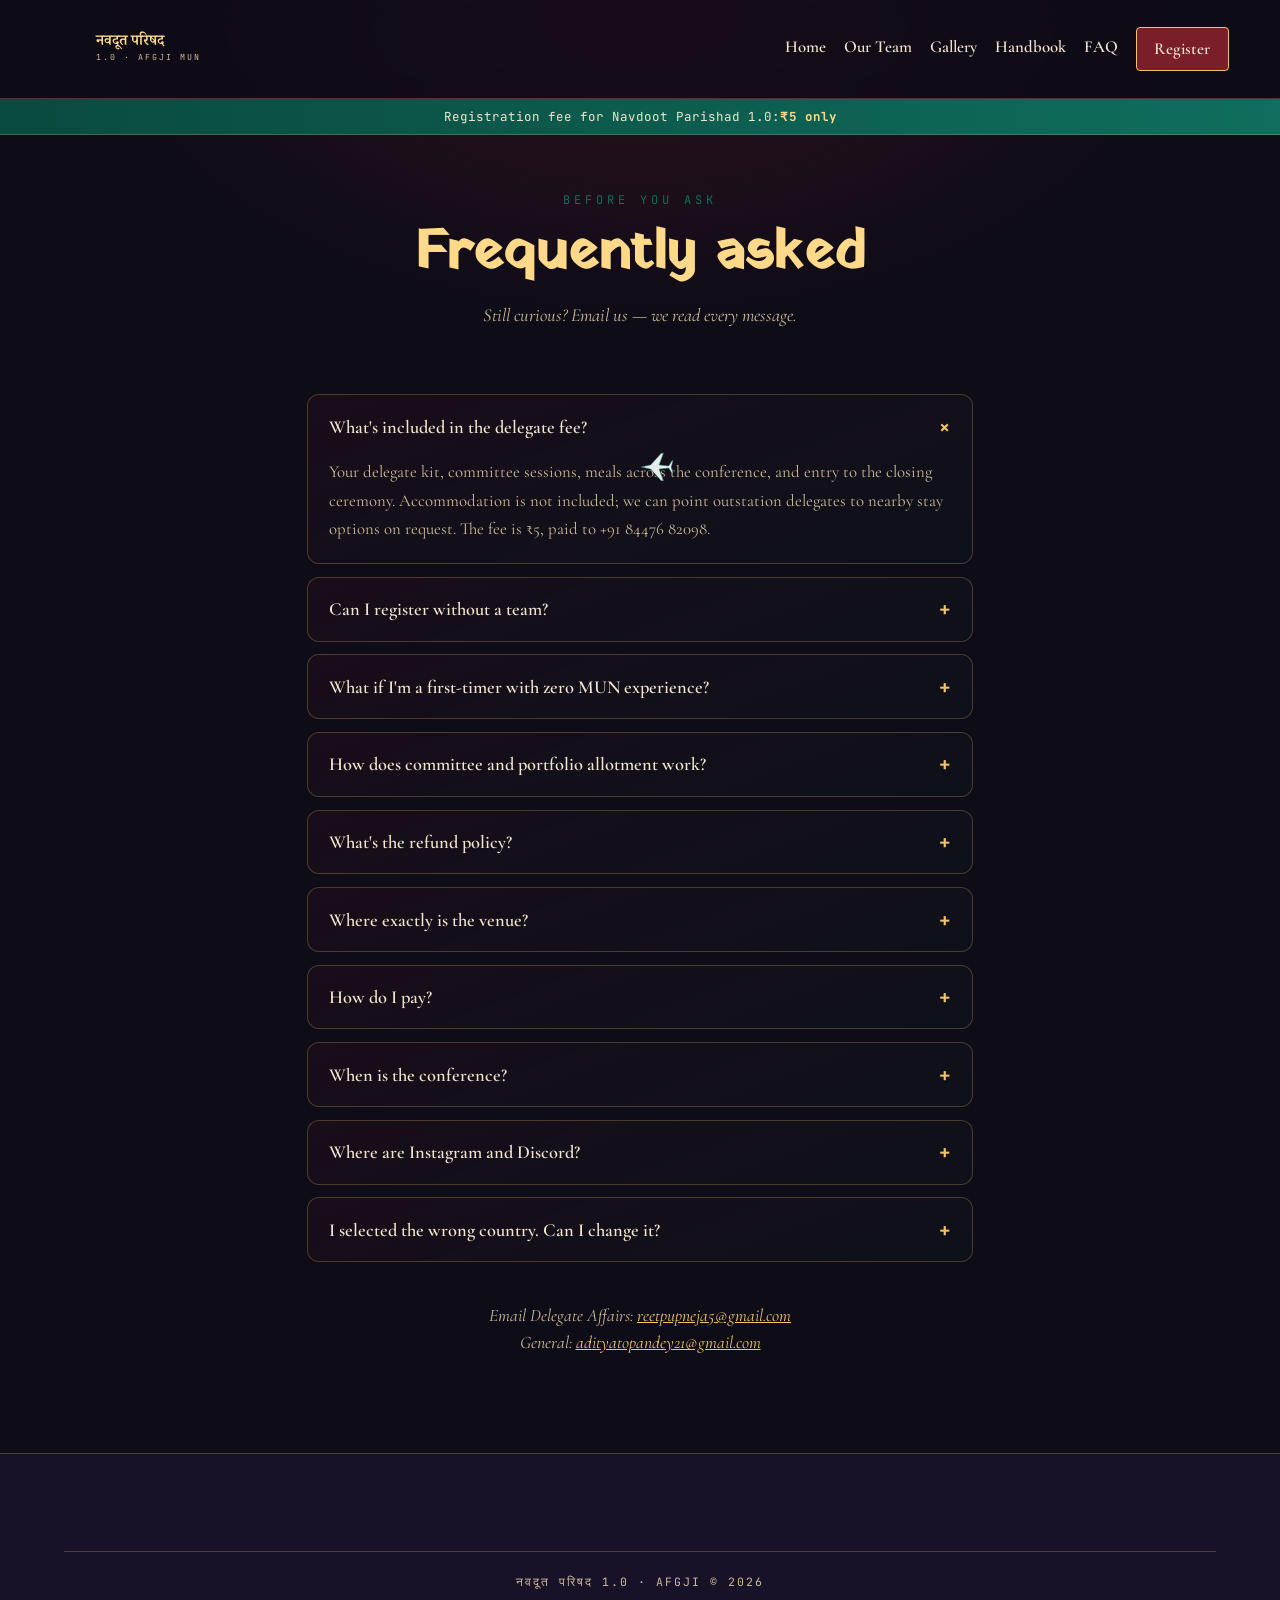
<file: faq (2).html>
<!DOCTYPE html>
<html lang="en">
<head>
<meta charset="UTF-8">
<meta name="viewport" content="width=device-width, initial-scale=1.0">
<title>FAQ — नवदूत परिषद 1.0</title>
<link rel="icon" href="./favicon.svg" type="image/svg+xml">
<style>html,body{background:#0e0c17;color:#f2e6cf;margin:0;}</style>
<link rel="preconnect" href="https://fonts.googleapis.com">
<link rel="preconnect" href="https://fonts.gstatic.com" crossorigin>
<link href="https://fonts.googleapis.com/css2?family=Yatra+One&family=Cormorant+Garamond:ital,wght@0,400;0,500;0,600;0,700;1,500&family=Jost:wght@300;400;500;600;700&family=JetBrains+Mono:wght@400;500;700&family=Noto+Serif+Devanagari:wght@600;700&display=swap" rel="stylesheet">
<link rel="stylesheet" href="./styles.css">
</head>
<body>
<a class="skip-link" href="#main">Skip to content</a>
<div class="fee-ribbon">Registration fee for Navdoot Parishad 1.0: <b>₹5 only</b></div>

<section class="nav">
  <div class="nav-inner">
    <a href="./index.html" class="brand">
      <svg class="chakra-mini" viewBox="0 0 100 100"><g id="chakra-g" stroke="#f0c469" fill="none"></g></svg>
      <span class="brand-text">
        <span class="hindi-mini">नवदूत परिषद</span>
        <small>1.0 · AFGJI MUN</small>
      </span>
    </a>
    <div id="nav-links">
      <a href="./index.html">Home</a>
      <a href="./team.html">Our Team</a>
      <a href="./photos.html">Gallery</a>
      <a href="./handbook.html">Handbook</a>
      <a href="./faq.html">FAQ</a>
      <a href="./register.html" class="cta-link">Register</a>
      <span class="menu-btn" onclick="showSidebar()" aria-label="Open menu">&#9776;</span>
    </div>
  </div>
</section>
<ul class="hamburger">
  <li class="close-x" onclick="hideSidebar()">&times;</li>
  <li><a href="./index.html">Home</a></li>
  <li><a href="./team.html">Our Team</a></li>
  <li><a href="./photos.html">Gallery</a></li>
  <li><a href="./handbook.html">Handbook</a></li>
  <li><a href="./faq.html">FAQ</a></li>
  <li><a href="./terms.html">Policy</a></li>
  <li><a href="./register.html">Register</a></li>
</ul>

<main id="main">
<section class="page-head">
  <span class="eyebrow">Before you ask</span>
  <h1 class="section-title">Frequently asked</h1>
  <p class="section-sub">Still curious? Email us — we read every message.</p>
</section>

<div class="faq-wrap">
  <div class="faq-item open">
    <button class="faq-q" type="button">What's included in the delegate fee?<span>+</span></button>
    <div class="faq-a">Your delegate kit, committee sessions, meals across the conference, and entry to the closing ceremony. Accommodation is not included; we can point outstation delegates to nearby stay options on request. The fee is ₹5, paid to +91 84476 82098.</div>
  </div>
  <div class="faq-item">
    <button class="faq-q" type="button">Can I register without a team?<span>+</span></button>
    <div class="faq-a">Yes. Choose Individual at registration. You will be allotted a committee and portfolio like every other delegate. School delegations may use School entry and name their institution.</div>
  </div>
  <div class="faq-item">
    <button class="faq-q" type="button">What if I'm a first-timer with zero MUN experience?<span>+</span></button>
    <div class="faq-a">You are welcome. Navdoot Parishad is built for first-timers as much as veterans. Training primers and a supportive Executive Board will help you find your voice in committee.</div>
  </div>
  <div class="faq-item">
    <button class="faq-q" type="button">How does committee and portfolio allotment work?<span>+</span></button>
    <div class="faq-a">You rank three committees. Where UNGA is among your choices, you also rank country preferences from the live matrix. Delegates from AFGJI, TAFS and AFBBS may select any open seat, including the first eight nations and Pakistan. Other schools and independent delegates see those nine seats as Blocked. The highest available preference is confirmed after payment is received.</div>
  </div>
  <div class="faq-item">
    <button class="faq-q" type="button">What's the refund policy?<span>+</span></button>
    <div class="faq-a">Registration fees are non-refundable. Delegate replacements are possible through Delegate Affairs — see the full <a href="./terms.html">Policy document</a>.</div>
  </div>
  <div class="faq-item">
    <button class="faq-q" type="button">Where exactly is the venue?<span>+</span></button>
    <div class="faq-a">Air Force Golden Jubilee Institute, Subroto Park, New Delhi, Delhi NCT — 110010. Maps and reporting instructions are shared with confirmed delegates closer to 16 November 2026.</div>
  </div>
  <div class="faq-item">
    <button class="faq-q" type="button">How do I pay?<span>+</span></button>
    <div class="faq-a">UPI, debit/credit card, or net banking. Send ₹5 to +91 84476 82098 and enter the UTR / reference on the registration page. After we record the transaction you will see a message that we have received your money.</div>
  </div>
  <div class="faq-item">
    <button class="faq-q" type="button">When is the conference?<span>+</span></button>
    <div class="faq-a">16 November 2026. The countdown on the home page runs to midnight IST on that date.</div>
  </div>
  <div class="faq-item">
    <button class="faq-q" type="button">Where are Instagram and Discord?<span>+</span></button>
    <div class="faq-a">Instagram: <a href="https://www.instagram.com/afgjimunsociety/" target="_blank" rel="noopener noreferrer">@afgjimunsociety</a>. Discord: <a href="https://discord.gg/qznEunP63" target="_blank" rel="noopener noreferrer">join the server</a>. Both links open in a new tab from every footer.</div>
  </div>
  <div class="faq-item">
    <button class="faq-q" type="button">I selected the wrong country. Can I change it?<span>+</span></button>
    <div class="faq-a">Write to Delegate Affairs with your registration ID. Replacements and corrections are handled case by case. Do not register a second time for the same person.</div>
  </div>

  <p class="contact-note">Email Delegate Affairs: <a href="mailto:reetpupneja5@gmail.com">reetpupneja5@gmail.com</a><br>
  General: <a href="mailto:adityatopandey21@gmail.com">adityatopandey21@gmail.com</a></p>
</div>
</main>

<footer class="footer">
  <div class="footer-bottom">नवदूत परिषद 1.0 · AFGJI © 2026</div>
</footer>
<script src="./cursor.js"></script>
<script>
  document.querySelectorAll(".faq-q").forEach(function (btn) {
    btn.addEventListener("click", function () {
      var item = btn.parentElement;
      var open = item.classList.contains("open");
      document.querySelectorAll(".faq-item").forEach(function (i) {
        i.classList.remove("open");
      });
      if (!open) item.classList.add("open");
    });
  });
</script>
</body>
</html>
</file>
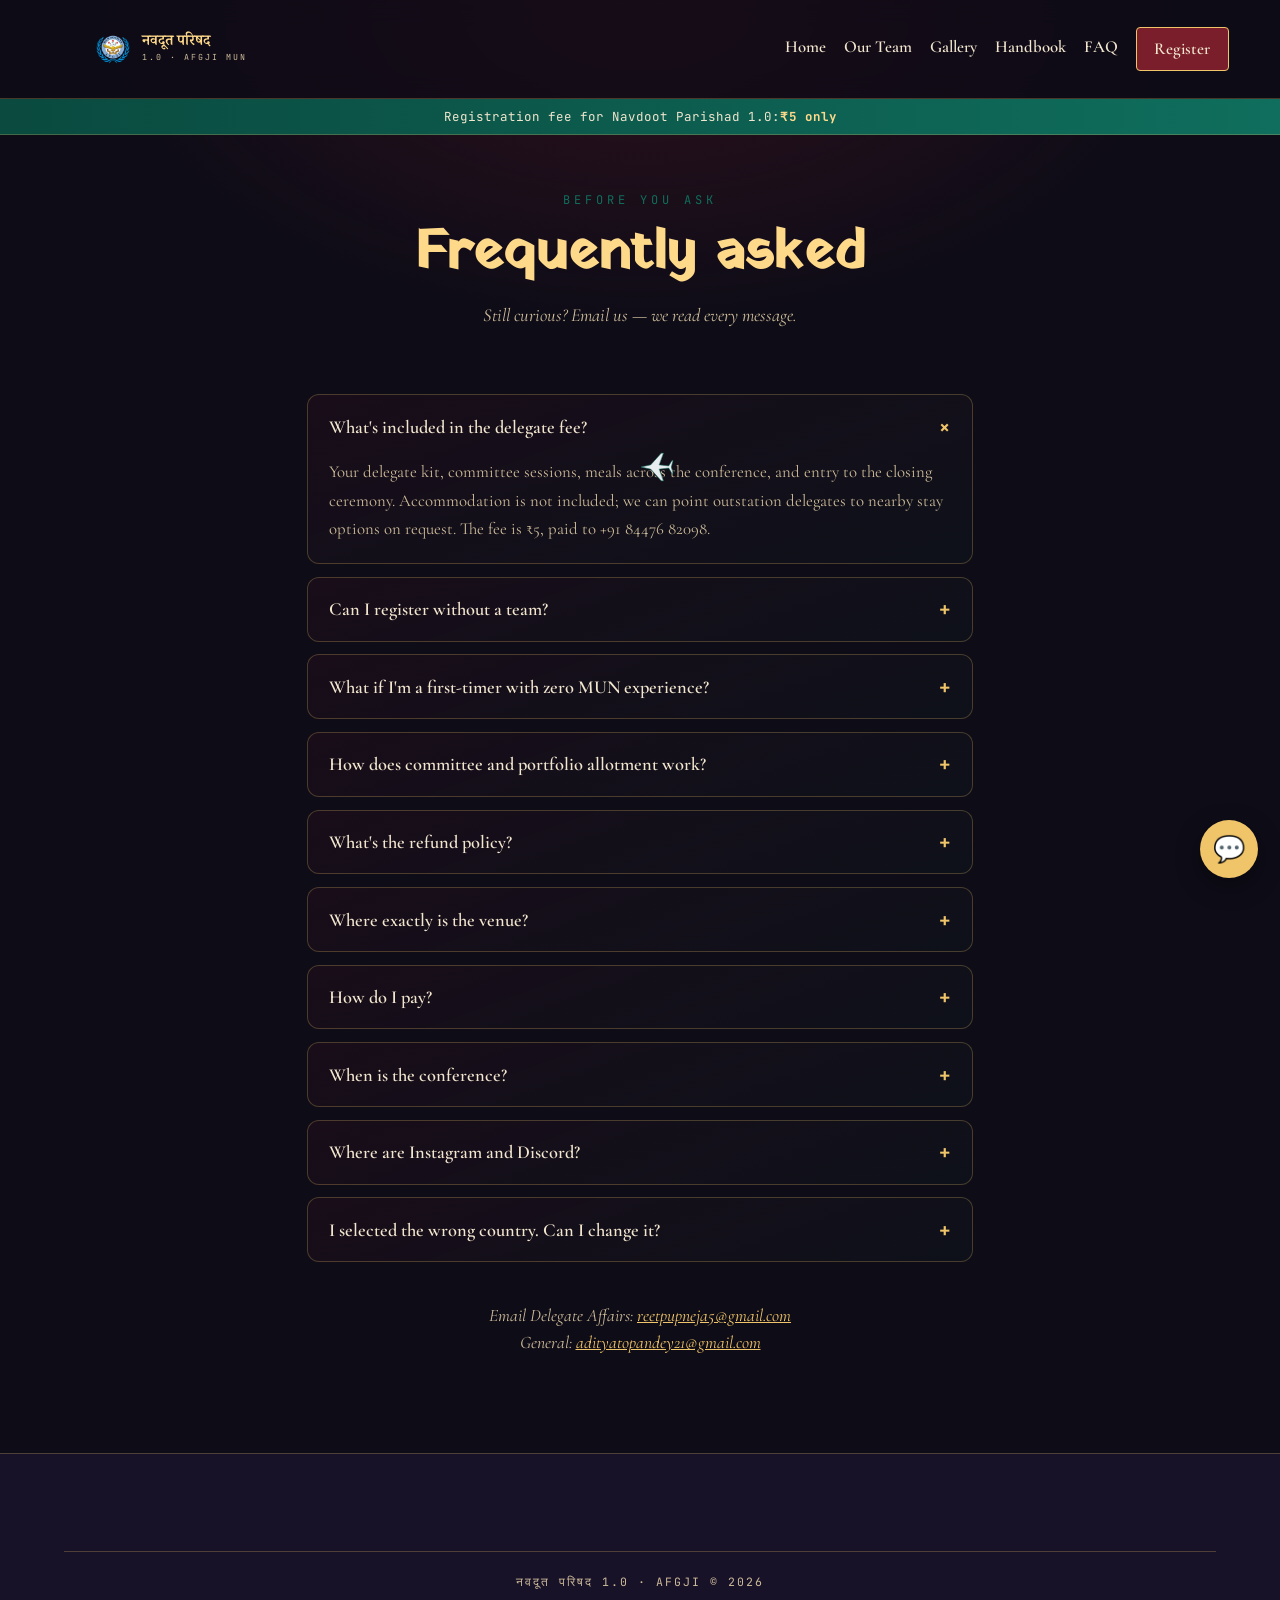
<file: faq.html>
<!DOCTYPE html>
<html lang="en">
<head>
<meta charset="UTF-8">
<meta name="viewport" content="width=device-width, initial-scale=1.0">
<title>FAQ — नवदूत परिषद 1.0</title>
<link rel="icon" href="./favicon.svg" type="image/svg+xml">
<style>html,body{background:#0e0c17;color:#f2e6cf;margin:0;}</style>
<link rel="preconnect" href="https://fonts.googleapis.com">
<link rel="preconnect" href="https://fonts.gstatic.com" crossorigin>
<link href="https://fonts.googleapis.com/css2?family=Yatra+One&family=Cormorant+Garamond:ital,wght@0,400;0,500;0,600;0,700;1,500&family=Jost:wght@300;400;500;600;700&family=JetBrains+Mono:wght@400;500;700&family=Noto+Serif+Devanagari:wght@600;700&display=swap" rel="stylesheet">
<link rel="stylesheet" href="./styles.css">
</head>
<body>
<a class="skip-link" href="#main">Skip to content</a>
<div class="fee-ribbon">Registration fee for Navdoot Parishad 1.0: <b>₹5 only</b></div>

<section class="nav">
  <div class="nav-inner">
    <a href="./index.html" class="brand">
      <svg class="chakra-mini" viewBox="0 0 100 100"><g id="chakra-g" stroke="#f0c469" fill="none"></g></svg>
      <img class="chakra-mini" src="logop.png" alt="MUN Society AFGJI logo">
      <span class="brand-text">
        <span class="hindi-mini">नवदूत परिषद</span>
        <small>1.0 · AFGJI MUN</small>
      </span>
    </a>
    <div id="nav-links">
      <a href="./index.html">Home</a>
      <a href="./team.html">Our Team</a>
      <a href="./photos.html">Gallery</a>
      <a href="./handbook.html">Handbook</a>
      <a href="./faq.html">FAQ</a>
      <a href="./register.html" class="cta-link">Register</a>
      <span class="menu-btn" onclick="showSidebar()" aria-label="Open menu">&#9776;</span>
    </div>
  </div>
</section>
<ul class="hamburger">
  <li class="close-x" onclick="hideSidebar()">&times;</li>
  <li><a href="./index.html">Home</a></li>
  <li><a href="./team.html">Our Team</a></li>
  <li><a href="./photos.html">Gallery</a></li>
  <li><a href="./handbook.html">Handbook</a></li>
  <li><a href="./faq.html">FAQ</a></li>
  <li><a href="./terms.html">Policy</a></li>
  <li><a href="./register.html">Register</a></li>
</ul>

<main id="main">
<section class="page-head">
  <span class="eyebrow">Before you ask</span>
  <h1 class="section-title">Frequently asked</h1>
  <p class="section-sub">Still curious? Email us — we read every message.</p>
</section>

<div class="faq-wrap">
  <div class="faq-item open">
    <button class="faq-q" type="button">What's included in the delegate fee?<span>+</span></button>
    <div class="faq-a">Your delegate kit, committee sessions, meals across the conference, and entry to the closing ceremony. Accommodation is not included; we can point outstation delegates to nearby stay options on request. The fee is ₹5, paid to +91 84476 82098.</div>
  </div>
  <div class="faq-item">
    <button class="faq-q" type="button">Can I register without a team?<span>+</span></button>
    <div class="faq-a">Yes. Choose Individual at registration. You will be allotted a committee and portfolio like every other delegate. School delegations may use School entry and name their institution.</div>
  </div>
  <div class="faq-item">
    <button class="faq-q" type="button">What if I'm a first-timer with zero MUN experience?<span>+</span></button>
    <div class="faq-a">You are welcome. Navdoot Parishad is built for first-timers as much as veterans. Training primers and a supportive Executive Board will help you find your voice in committee.</div>
  </div>
  <div class="faq-item">
    <button class="faq-q" type="button">How does committee and portfolio allotment work?<span>+</span></button>
    <div class="faq-a">You rank three committees. Where UNGA is among your choices, you also rank country preferences from the live matrix. Delegates from AFGJI, TAFS and AFBBS may select any open seat, including the first eight nations and Pakistan. Other schools and independent delegates see those nine seats as Blocked. The highest available preference is confirmed after payment is received.</div>
  </div>
  <div class="faq-item">
    <button class="faq-q" type="button">What's the refund policy?<span>+</span></button>
    <div class="faq-a">Registration fees are non-refundable. Delegate replacements are possible through Delegate Affairs — see the full <a href="./terms.html">Policy document</a>.</div>
  </div>
  <div class="faq-item">
    <button class="faq-q" type="button">Where exactly is the venue?<span>+</span></button>
    <div class="faq-a">Air Force Golden Jubilee Institute, Subroto Park, New Delhi, Delhi NCT — 110010. Maps and reporting instructions are shared with confirmed delegates closer to 17 November 2026.</div>
  </div>
  <div class="faq-item">
    <button class="faq-q" type="button">How do I pay?<span>+</span></button>
    <div class="faq-a">UPI, debit/credit card, or net banking. Send ₹5 to +91 84476 82098 and enter the UTR / reference on the registration page. After we record the transaction you will see a message that we have received your money.</div>
  </div>
  <div class="faq-item">
    <button class="faq-q" type="button">When is the conference?<span>+</span></button>
    <div class="faq-a">17 November 2026. The countdown on the home page runs to midnight IST on that date.</div>
  </div>
  <div class="faq-item">
    <button class="faq-q" type="button">Where are Instagram and Discord?<span>+</span></button>
    <div class="faq-a">Instagram: <a href="https://www.instagram.com/afgjimunsociety/" target="_blank" rel="noopener noreferrer">@afgjimunsociety</a>. Discord: <a href="https://discord.gg/qznEunP63" target="_blank" rel="noopener noreferrer">join the server</a>. Both links open in a new tab from every footer.</div>
  </div>
  <div class="faq-item">
    <button class="faq-q" type="button">I selected the wrong country. Can I change it?<span>+</span></button>
    <div class="faq-a">Write to Delegate Affairs with your registration ID. Replacements and corrections are handled case by case. Do not register a second time for the same person.</div>
  </div>

  <p class="contact-note">Email Delegate Affairs: <a href="mailto:reetpupneja5@gmail.com">reetpupneja5@gmail.com</a><br>
  General: <a href="mailto:adityatopandey21@gmail.com">adityatopandey21@gmail.com</a></p>
</div>
</main>

<footer class="footer">
  <div class="footer-bottom">नवदूत परिषद 1.0 · AFGJI © 2026</div>
</footer>
<script src="./cursor.js"></script>
<script>
  document.querySelectorAll(".faq-q").forEach(function (btn) {
    btn.addEventListener("click", function () {
      var item = btn.parentElement;
      var open = item.classList.contains("open");
      document.querySelectorAll(".faq-item").forEach(function (i) {
        i.classList.remove("open");
      });
      if (!open) item.classList.add("open");
    });
  });
</script>
  <script src="./mun-chatbot.js"></script>
</body>
</html>
</file>
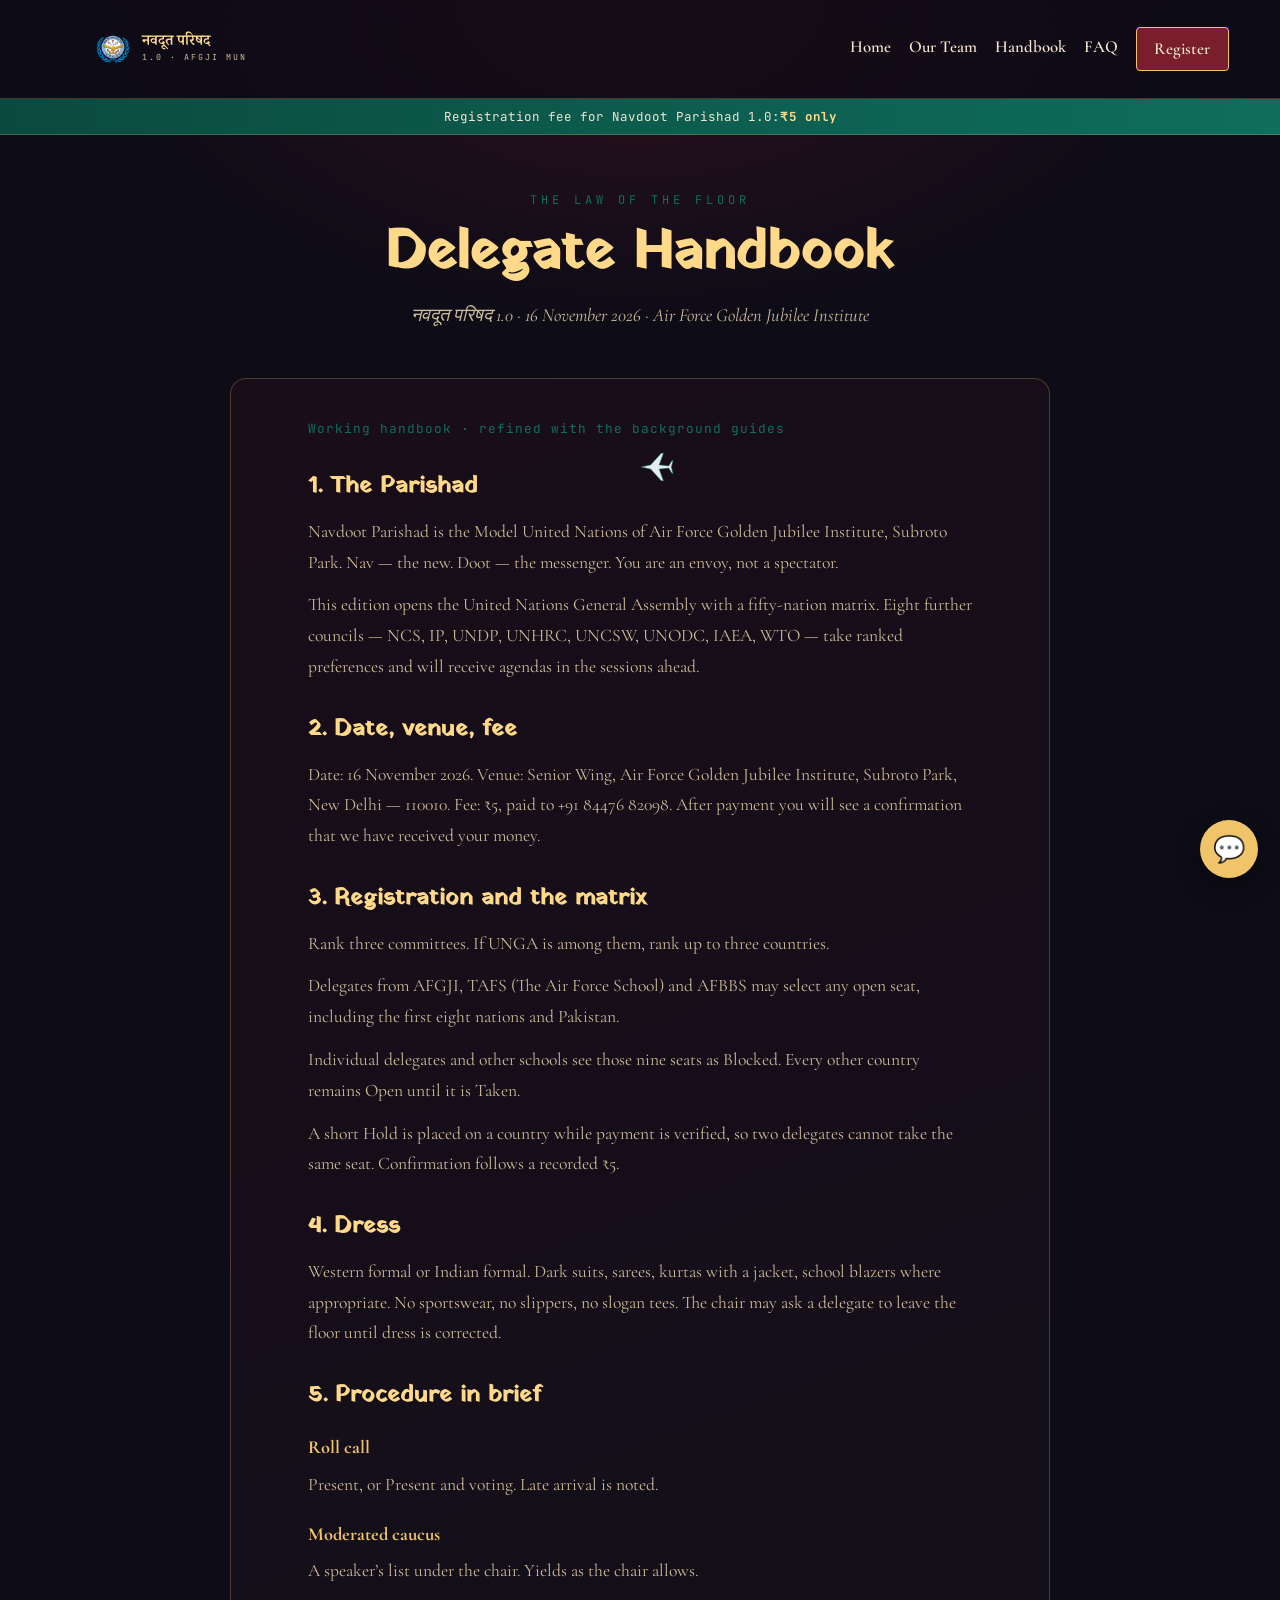
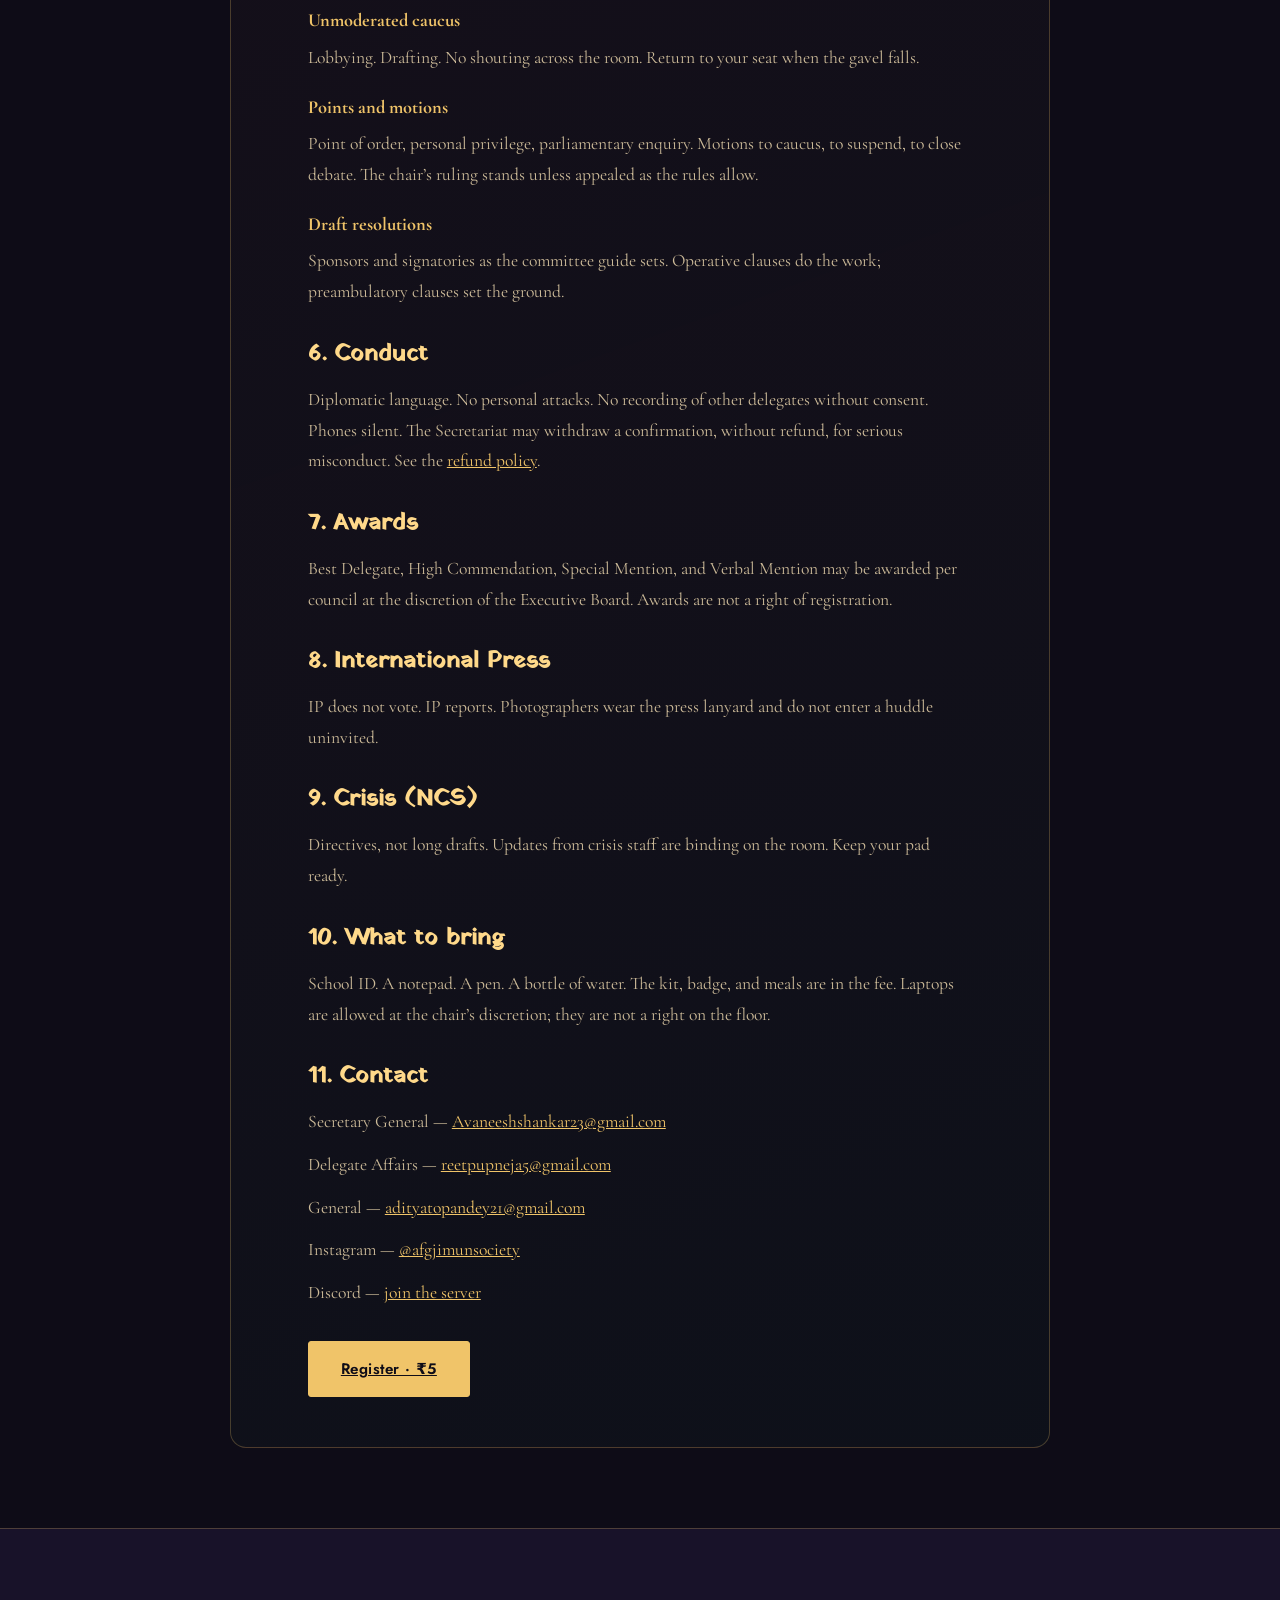
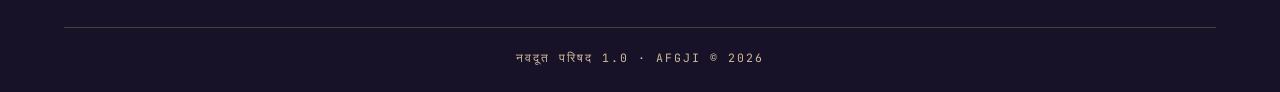
<file: handbook.html>
<!DOCTYPE html>
<html lang="en">
<head>
<meta charset="UTF-8">
<meta name="viewport" content="width=device-width, initial-scale=1.0">
<title>Handbook — नवदूत परिषद 1.0</title>
<link rel="icon" href="./favicon.svg" type="image/svg+xml">
<style>html,body{background:#0e0c17;color:#f2e6cf;margin:0;}</style>
<link rel="preconnect" href="https://fonts.googleapis.com">
<link rel="preconnect" href="https://fonts.gstatic.com" crossorigin>
<link href="https://fonts.googleapis.com/css2?family=Yatra+One&family=Cormorant+Garamond:ital,wght@0,400;0,500;0,600;0,700;1,500&family=Jost:wght@300;400;500;600;700&family=JetBrains+Mono:wght@400;500;700&family=Noto+Serif+Devanagari:wght@600;700&display=swap" rel="stylesheet">
<link rel="stylesheet" href="./styles.css">
</head>
<body>
<a class="skip-link" href="#main">Skip to content</a>
<div class="fee-ribbon">Registration fee for Navdoot Parishad 1.0: <b>₹5 only</b></div>

<section class="nav">
  <div class="nav-inner">
    <a href="./index.html" class="brand">
      <svg class="chakra-mini" viewBox="0 0 100 100"><g id="chakra-g" stroke="#f0c469" fill="none"></g></svg>
      <img class="chakra-mini" src="logop.png" alt="MUN Society AFGJI logo">
      <span class="brand-text">
        <span class="hindi-mini">नवदूत परिषद</span>
        <small>1.0 · AFGJI MUN</small>
      </span>
    </a>
    <div id="nav-links">
      <a href="./index.html">Home</a>
      <a href="./team.html">Our Team</a>
      <a href="./handbook.html">Handbook</a>
      <a href="./faq.html">FAQ</a>
      <a href="./register.html" class="cta-link">Register</a>
      <span class="menu-btn" onclick="showSidebar()" aria-label="Open menu">&#9776;</span>
    </div>
  </div>
</section>
<ul class="hamburger">
  <li class="close-x" onclick="hideSidebar()">&times;</li>
  <li><a href="./index.html">Home</a></li>
  <li><a href="./team.html">Our Team</a></li>
  <li><a href="./photos.html">Gallery</a></li>
  <li><a href="./handbook.html">Handbook</a></li>
  <li><a href="./faq.html">FAQ</a></li>
  <li><a href="./terms.html">Policy</a></li>
  <li><a href="./register.html">Register</a></li>
</ul>

<main id="main">
<section class="page-head">
  <span class="eyebrow">The law of the floor</span>
  <h1 class="section-title">Delegate Handbook</h1>
  <p class="section-sub">नवदूत परिषद 1.0 · 16 November 2026 · Air Force Golden Jubilee Institute</p>
</section>

<div class="handbook">
  <p class="meta">Working handbook · refined with the background guides</p>

  <h2>1. The Parishad</h2>
  <p>Navdoot Parishad is the Model United Nations of Air Force Golden Jubilee Institute, Subroto Park. Nav — the new. Doot — the messenger. You are an envoy, not a spectator.</p>
  <p>This edition opens the United Nations General Assembly with a fifty-nation matrix. Eight further councils — NCS, IP, UNDP, UNHRC, UNCSW, UNODC, IAEA, WTO — take ranked preferences and will receive agendas in the sessions ahead.</p>

  <h2>2. Date, venue, fee</h2>
  <p>Date: 16 November 2026. Venue: Senior Wing, Air Force Golden Jubilee Institute, Subroto Park, New Delhi — 110010. Fee: ₹5, paid to +91 84476 82098. After payment you will see a confirmation that we have received your money.</p>

  <h2>3. Registration and the matrix</h2>
  <p>Rank three committees. If UNGA is among them, rank up to three countries.</p>
  <p>Delegates from AFGJI, TAFS (The Air Force School) and AFBBS may select any open seat, including the first eight nations and Pakistan.</p>
  <p>Individual delegates and other schools see those nine seats as Blocked. Every other country remains Open until it is Taken.</p>
  <p>A short Hold is placed on a country while payment is verified, so two delegates cannot take the same seat. Confirmation follows a recorded ₹5.</p>

  <h2>4. Dress</h2>
  <p>Western formal or Indian formal. Dark suits, sarees, kurtas with a jacket, school blazers where appropriate. No sportswear, no slippers, no slogan tees. The chair may ask a delegate to leave the floor until dress is corrected.</p>

  <h2>5. Procedure in brief</h2>
  <h3>Roll call</h3>
  <p>Present, or Present and voting. Late arrival is noted.</p>
  <h3>Moderated caucus</h3>
  <p>A speaker’s list under the chair. Yields as the chair allows.</p>
  <h3>Unmoderated caucus</h3>
  <p>Lobbying. Drafting. No shouting across the room. Return to your seat when the gavel falls.</p>
  <h3>Points and motions</h3>
  <p>Point of order, personal privilege, parliamentary enquiry. Motions to caucus, to suspend, to close debate. The chair’s ruling stands unless appealed as the rules allow.</p>
  <h3>Draft resolutions</h3>
  <p>Sponsors and signatories as the committee guide sets. Operative clauses do the work; preambulatory clauses set the ground.</p>

  <h2>6. Conduct</h2>
  <p>Diplomatic language. No personal attacks. No recording of other delegates without consent. Phones silent. The Secretariat may withdraw a confirmation, without refund, for serious misconduct. See the <a href="./terms.html">refund policy</a>.</p>

  <h2>7. Awards</h2>
  <p>Best Delegate, High Commendation, Special Mention, and Verbal Mention may be awarded per council at the discretion of the Executive Board. Awards are not a right of registration.</p>

  <h2>8. International Press</h2>
  <p>IP does not vote. IP reports. Photographers wear the press lanyard and do not enter a huddle uninvited.</p>

  <h2>9. Crisis (NCS)</h2>
  <p>Directives, not long drafts. Updates from crisis staff are binding on the room. Keep your pad ready.</p>

  <h2>10. What to bring</h2>
  <p>School ID. A notepad. A pen. A bottle of water. The kit, badge, and meals are in the fee. Laptops are allowed at the chair’s discretion; they are not a right on the floor.</p>

  <h2>11. Contact</h2>
  <p>Secretary General — <a href="mailto:Avaneeshshankar23@gmail.com">Avaneeshshankar23@gmail.com</a></p>
  <p>Delegate Affairs — <a href="mailto:reetpupneja5@gmail.com">reetpupneja5@gmail.com</a></p>
  <p>General — <a href="mailto:adityatopandey21@gmail.com">adityatopandey21@gmail.com</a></p>
  <p>Instagram — <a href="https://www.instagram.com/afgjimunsociety/" target="_blank" rel="noopener noreferrer">@afgjimunsociety</a></p>
  <p>Discord — <a href="https://discord.gg/qznEunP63" target="_blank" rel="noopener noreferrer">join the server</a></p>

  <p style="margin-top:2rem;"><a class="btn gold" href="./register.html">Register · ₹5</a></p>
</div>
</main>

<footer class="footer">
  <div class="footer-bottom">नवदूत परिषद 1.0 · AFGJI © 2026</div>
</footer>
<script src="./cursor.js"></script>
</script>
  <script src="./mun-chatbot.js"></script>
</body>
</html>
</file>
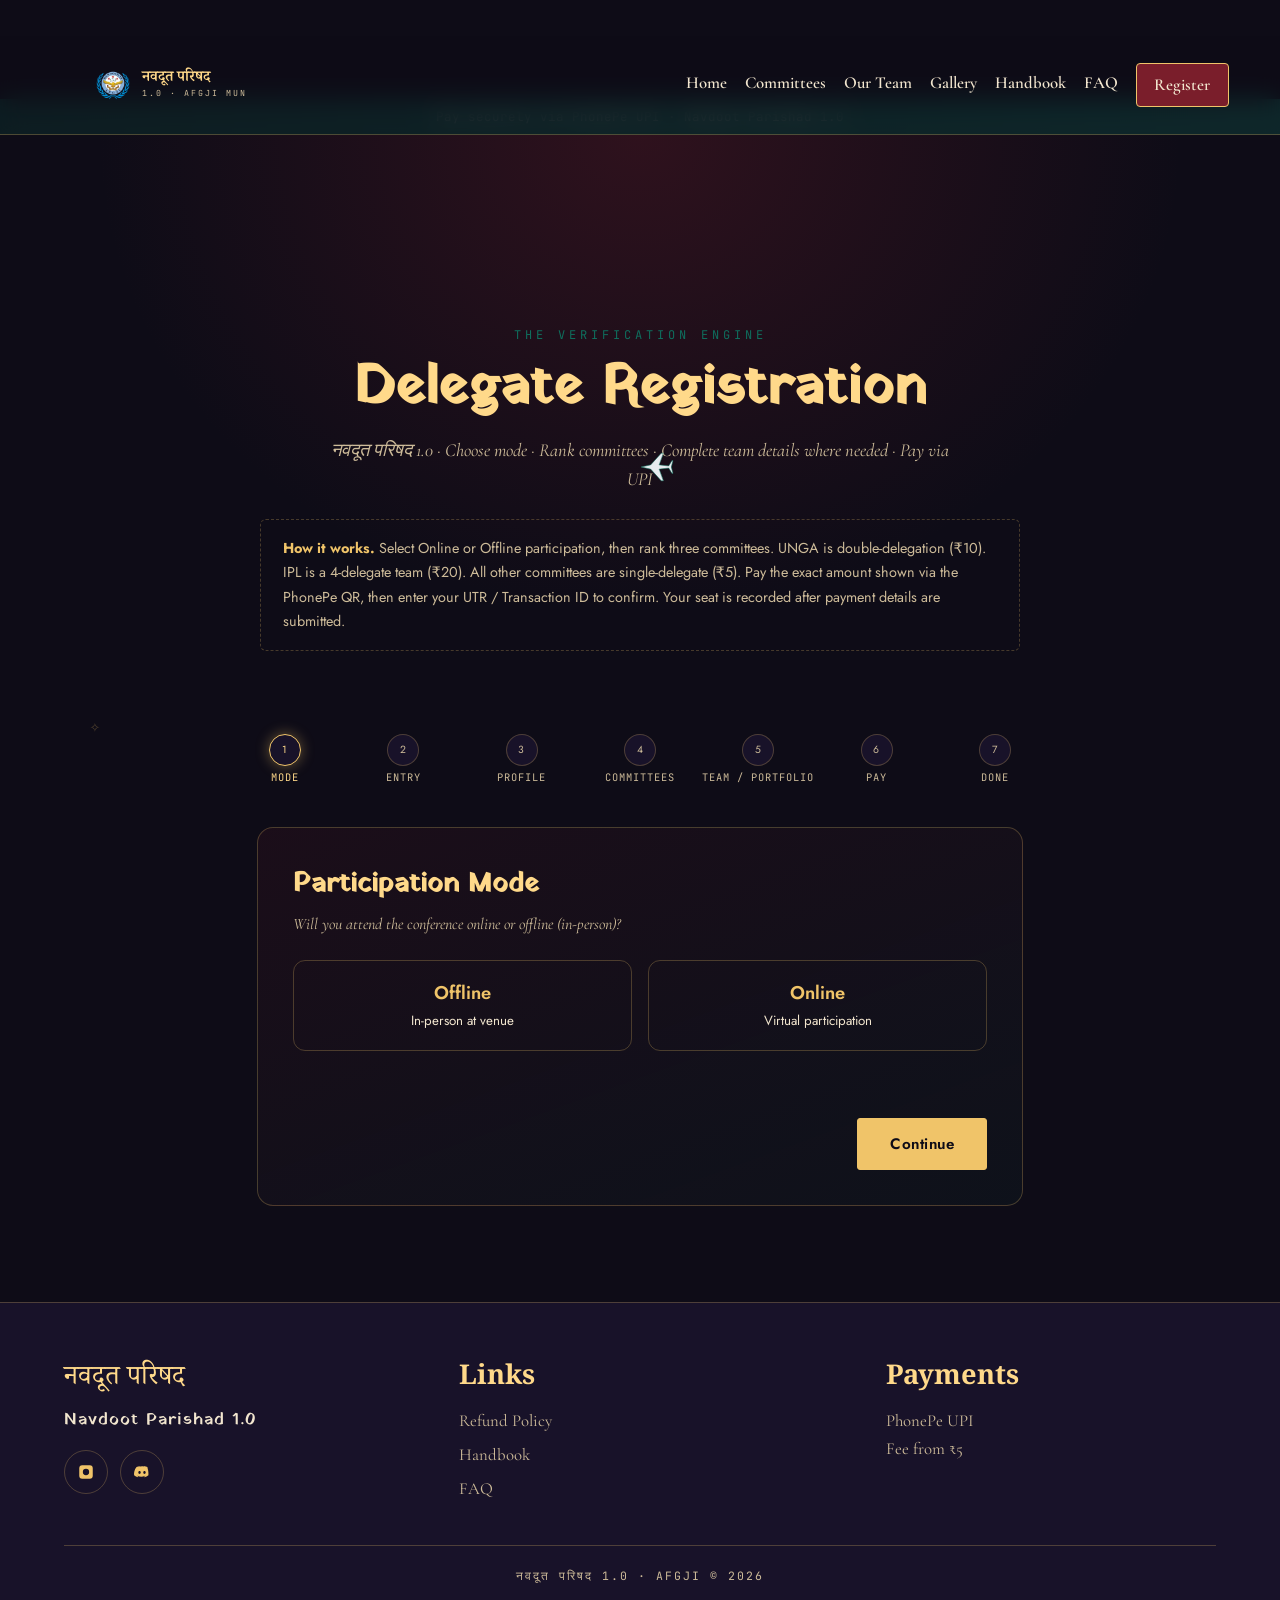
<file: register.html>
<!DOCTYPE html>

<html lang="en">
<head>
<meta charset="utf-8"/>
<meta content="width=device-width, initial-scale=1.0" name="viewport"/>
<title>Register — नवदूत परिषद 1.0</title>
<meta content="Register for Navdoot Parishad 1.0. Rank committees, pick portfolios, pay via UPI." name="description"/>
<link href="./favicon.svg" rel="icon" type="image/svg+xml"/>
<style>html,body{background:#0e0c17;color:#f2e6cf;margin:0;}</style>
<link href="https://fonts.googleapis.com" rel="preconnect"/>
<link crossorigin="" href="https://fonts.gstatic.com" rel="preconnect"/>
<link href="https://fonts.googleapis.com/css2?family=Yatra+One&amp;family=Cormorant+Garamond:ital,wght@0,400;0,500;0,600;0,700;1,500&amp;family=Jost:wght@300;400;500;600;700&amp;family=JetBrains+Mono:wght@400;500;700&amp;family=Noto+Serif+Devanagari:wght@600;700&amp;family=Noto+Sans+Devanagari:wght@400;600;700&amp;display=swap" rel="stylesheet"/>
<link href="./styles.css" rel="stylesheet"/>
<style>
.mode-row{display:flex;gap:1rem;flex-wrap:wrap;margin:1rem 0}
.mode-card{flex:1;min-width:140px;padding:1.1rem 1rem;border:1px solid rgba(240,196,105,.25);border-radius:12px;cursor:pointer;text-align:center;transition:.2s}
.mode-card:hover,.mode-card.selected{border-color:var(--gold,#f0c469);background:rgba(240,196,105,.08)}
.mode-card .big{font-size:1.15rem;font-weight:600;color:var(--gold,#f0c469)}
.teammate-block{border:1px solid rgba(240,196,105,.2);border-radius:12px;padding:1rem;margin:1rem 0;background:rgba(0,0,0,.2)}
.teammate-block h4{margin:0 0 .6rem;color:var(--gold,#f0c469);font-size:1rem}
.fee-display{font-size:1.4rem;color:var(--gold,#f0c469);font-weight:700;text-align:center;margin:1rem 0}
.qr-box{text-align:center;margin:1.2rem 0;padding:1rem;border:1px solid rgba(240,196,105,.3);border-radius:16px;background:#0a0812}
.qr-box img{max-width:260px;width:100%;height:auto;border-radius:12px;background:#fff;padding:8px}
.utr-hint{font-size:.9rem;color:var(--ivory-dim,#c9b99a);margin-top:.6rem}
@media (max-width:600px){
  .mode-row{flex-direction:column}
  .qr-box img{max-width:220px}
  .grid-2{grid-template-columns:1fr !important}
}
</style>
<style>
/* School search UX */
#school-select{position:absolute !important;opacity:0 !important;pointer-events:none !important;width:1px !important;height:1px !important;}
#school-search{position:relative;z-index:12;}
.school-results{position:relative;z-index:20;display:none;max-height:280px;overflow-y:auto;margin-top:.35rem;border:1px solid rgba(240,196,105,.28);border-radius:12px;background:rgba(14,12,23,.98);box-shadow:0 16px 40px rgba(0,0,0,.35);padding:.35rem;}
.school-results.show{display:block;}
.school-result{display:flex;align-items:center;justify-content:space-between;gap:.75rem;width:100%;border:0;background:transparent;color:#f2e6cf;text-align:left;padding:.7rem .8rem;border-radius:9px;cursor:pointer;font:inherit;}
.school-result:hover,.school-result.active{background:rgba(240,196,105,.10);color:#f0c469;}
.school-result .school-name{font-weight:500;line-height:1.25;}
.school-result .school-kind{font-size:.72rem;color:#9f947f;white-space:nowrap;}
.school-no-results{padding:.8rem;color:#9f947f;font-size:.9rem;}
.school-search-hint{font-size:.78rem;color:#9f947f;margin:.35rem 0 .8rem;}
/* Subtle registration-page motion: fixed to edges, never intercepts clicks. */
.ambient-motion{position:fixed;inset:0;pointer-events:none;overflow:hidden;z-index:0;}
.ambient-motion span{position:absolute;pointer-events:none;user-select:none;}
.motion-plane{left:4vw;top:24vh;font-size:2rem;opacity:.20;color:#f0c469;animation:floatPlane 14s ease-in-out infinite;transform:rotate(-10deg);}
.motion-star{color:#f0c469;opacity:.28;font-size:1.2rem;animation:twinkle 3.8s ease-in-out infinite;}
.motion-star.s1{right:7vw;top:22vh;animation-delay:-1s}.motion-star.s2{right:4vw;bottom:23vh;font-size:.9rem;animation-delay:-2.2s}.motion-star.s3{left:7vw;bottom:18vh;font-size:.8rem;animation-delay:-.4s}
.motion-dot{width:7px;height:7px;border:1px solid rgba(240,196,105,.35);border-radius:50%;}
.motion-dot.d1{right:10vw;top:45vh;animation:drift 9s ease-in-out infinite}.motion-dot.d2{left:10vw;top:58vh;animation:drift 11s ease-in-out infinite reverse}
main,.nav,.footer,.fee-ribbon{position:relative;z-index:1;}
@keyframes floatPlane{0%,100%{transform:translate3d(0,0,0) rotate(-10deg)}50%{transform:translate3d(22px,-14px,0) rotate(-3deg)}}
@keyframes twinkle{0%,100%{transform:scale(.75) rotate(0);opacity:.15}50%{transform:scale(1.18) rotate(18deg);opacity:.38}}
@keyframes drift{0%,100%{transform:translate(0,0)}50%{transform:translate(16px,-20px)}}
@media (max-width:700px){.motion-plane{left:2vw;top:18vh;font-size:1.4rem}.motion-star.s1{right:3vw;top:18vh}.motion-star.s2{right:3vw;bottom:18vh}.motion-star.s3{left:3vw;bottom:14vh}.school-results{max-height:230px}}
@media (prefers-reduced-motion:reduce){.ambient-motion{display:none}}
</style></head>
<body><div aria-hidden="true" class="ambient-motion"><span class="motion-plane">✈</span><span class="motion-star s1">✦</span><span class="motion-star s2">✦</span><span class="motion-star s3">✧</span><span class="motion-dot d1"></span><span class="motion-dot d2"></span></div>
<a class="skip-link" href="#main">Skip to content</a>
<div class="fee-ribbon">Pay securely via PhonePe UPI · Navdoot Parishad 1.0</div>
<section class="nav">
<div class="nav-inner">
<a class="brand" href="./index.html">
<svg class="chakra-mini" viewbox="0 0 100 100"><g fill="none" id="chakra-g" stroke="#f0c469"></g></svg>
<img alt="MUN Society AFGJI logo" class="chakra-mini" src="logop.png"/>
<span class="brand-text">
<span class="hindi-mini">नवदूत परिषद</span>
<small>1.0 · AFGJI MUN</small>
</span>
</a>
<div id="nav-links">
<a href="./index.html">Home</a>
<a href="./index.html#committees">Committees</a>
<a href="./team.html">Our Team</a>
<a href="./photos.html">Gallery</a>
<a href="./handbook.html">Handbook</a>
<a href="./faq.html">FAQ</a>
<a class="cta-link" href="./register.html">Register</a>
<span aria-label="Open menu" class="menu-btn" onclick="showSidebar()">☰</span>
</div>
</div>
</section>
<ul class="hamburger">
<li class="close-x" onclick="hideSidebar()">×</li>
<li><a href="./index.html">Home</a></li>
<li><a href="./index.html#committees">Committees</a></li>
<li><a href="./team.html">Our Team</a></li>
<li><a href="./photos.html">Gallery</a></li>
<li><a href="./handbook.html">Handbook</a></li>
<li><a href="./faq.html">FAQ</a></li>
<li><a href="./terms.html">Policy</a></li>
<li><a href="./register.html">Register</a></li>
</ul>
<main id="main">
<section class="page-head">
<span class="eyebrow">The Verification Engine</span>
<h1 class="section-title">Delegate Registration</h1>
<p class="section-sub">नवदूत परिषद 1.0 · Choose mode · Rank committees · Complete team details where needed · Pay via UPI</p>
<div class="notice">
<b>How it works.</b> Select Online or Offline participation, then rank three committees.
    UNGA is double-delegation (₹10). IPL is a 4-delegate team (₹20). All other committees are single-delegate (₹5).
    Pay the exact amount shown via the PhonePe QR, then enter your UTR / Transaction ID to confirm.
    Your seat is recorded after payment details are submitted.
  </div>
</section>
<div class="stepper">
<div class="step-dot active" data-n="1" data-step="1">Mode</div>
<div class="step-dot" data-n="2" data-step="2">Entry</div>
<div class="step-dot" data-n="3" data-step="3">Profile</div>
<div class="step-dot" data-n="4" data-step="4">Committees</div>
<div class="step-dot" data-n="5" data-step="5">Team / Portfolio</div>
<div class="step-dot" data-n="6" data-step="6">Pay</div>
<div class="step-dot" data-n="7" data-step="7">Done</div>
</div>
<div class="form-wrap">
<div class="panel active" id="panel-1">
<h3>Participation Mode</h3>
<p class="hint">Will you attend the conference online or offline (in-person)?</p>
<div class="mode-row">
<div class="mode-card" data-mode="offline" onclick="selectMode('offline')" role="button" tabindex="0">
<div class="big">Offline</div>
<small>In-person at venue</small>
</div>
<div class="mode-card" data-mode="online" onclick="selectMode('online')" role="button" tabindex="0">
<div class="big">Online</div>
<small>Virtual participation</small>
</div>
</div>
<div class="err" id="e-mode"></div>
<div class="nav-buttons">
<span></span>
<button class="btn gold" onclick="tryStep2()" type="button">Continue</button>
</div>
</div>
<div class="panel" id="panel-2">
<h3>Entry Type</h3>
<p class="hint">Are you registering on your own, or as part of a school delegation?</p>
<div class="choice-row">
<div class="choice-card" data-entry="individual" onclick="selectEntry('individual')" role="button" tabindex="0">
<div class="big">Individual</div>
<small>Independent delegate</small>
</div>
<div class="choice-card" data-entry="school" onclick="selectEntry('school')" role="button" tabindex="0">
<div class="big">School Entry</div>
<small>Registering with a delegation</small>
</div>
</div>
<div id="school-fields" style="display:none;">
<label class="field-label" for="school-search">Search your school</label>
<input autocomplete="off" id="school-search" oninput="filterSchoolList()" placeholder="Start typing your school name…" type="text"/><div aria-label="School search results" class="school-results" id="school-results" role="listbox"></div><div class="school-search-hint">Type a few words to shortlist schools.</div>
<label class="field-label" for="school-select">Institution</label>
<select id="school-select" onchange="onSchoolChange()"><option value="">Select your institution</option><optgroup label="Air Force Schools"><option value="AFBBS">Air Force Bal Bharti School</option><option value="AFGJI">Air Force Golden Jubilee Institute</option><option value="TAFS">The Air Force School</option></optgroup><optgroup label="Army / Navy Schools (Delhi NCR)"><option value="ARMY_PUBLIC_DELHI">Army Public School, Delhi Cantt</option><option value="ARMY_PUBLIC_DHAULA">Army Public School, Dhaula Kuan</option><option value="ARMY_PUBLIC_GURGAON">Army Public School, Gurugram</option><option value="ARMY_PUBLIC_NOIDA">Army Public School, Noida</option><option value="NAVY_CHILDREN_DELHI">Navy Children School, Delhi</option></optgroup><optgroup label="Delhi NCR &amp; NCR Schools"><option value="A_B_M_PUBLIC_SCHOOL">A.B.M. Public School</option><option value="A_G_D_A_V_CENTENARY_PUBLIC_SCHOOL_MODEL_TOWN_DELHI_09">A.G.D.A.V. Centenary Public School Model Town Delhi-09</option><option value="AADHARSHILA_VIDYA_PEETH">Aadharshila Vidya Peeth</option><option value="AAKASH_INTERNATIONAL_SCHOOL">Aakash International School</option><option value="AAKASH_PUBLIC_SCHOOL">Aakash Public School</option><option value="AARYAN_INTERNATIONAL_SCHOOL">Aaryan International School</option><option value="ABHILASH_BRIGHT_STAR_PUBLIC_SCHOOL">Abhilash Bright Star Public School</option><option value="ABHINAV_BHARTI_BHAWAN_SCHOOL">Abhinav Bharti Bhawan School</option><option value="ABHINAV_GLOBAL_SCHOOL">Abhinav Global School</option><option value="ABHINAV_MODEL_SCHOOL">Abhinav Model School</option><option value="ABHINAV_PUB_SCHOOL">Abhinav Pub. School</option><option value="ABHINAV_PUBLIC_SCHOOL">Abhinav Public School</option><option value="ABHINAV_SENIOR_SECONDARY_PUBLIC_SCHOOL">Abhinav Senior Secondary Public School</option><option value="ADARSH_BAL_VIDYALYA">Adarsh Bal Vidyalya</option><option value="ADARSH_BHARTI_PUBLIC_SCHOOL">Adarsh Bharti Public School</option><option value="ADARSH_GYAN_SAROVER_BALIKA_VIDYALAYA">Adarsh Gyan Sarover Balika Vidyalaya</option><option value="ADARSH_JAIN_DHARMIK_SHIKSHA_SADAN">Adarsh Jain Dharmik Shiksha Sadan</option><option value="ADARSH_LAKHPAT_MODEL_PUBLIC_SCHOOL">Adarsh Lakhpat Model Public School</option><option value="ADARSH_MODEL_SCHOOL">Adarsh Model School</option><option value="ADARSH_PUBLIC_SCHOOL">Adarsh Public School</option><option value="ADARSH_VIDYA_BHAWAN">Adarsh Vidya Bhawan</option><option value="ADARSH_VIDYA_MANDIR_PUBLIC_SCHOOL">Adarsh Vidya Mandir Public School</option><option value="ADARSH_VIDYA_NIKETAN_PUBLIC_SHOOL">Adarsh Vidya Niketan Public Shool</option><option value="ADARSH_VIDYALAYA_REGD">Adarsh Vidyalaya (Regd)</option><option value="ADARSH_WORLD_SCHOOL">Adarsh World School</option><option value="ADRIEL_HIGH_SCHOOL">Adriel High School</option><option value="AHLCON_INTERNATIONAL_SCHOOL">Ahlcon International School</option><option value="AHLCON_INTERNATIONAL_MAYUR_VIHAR">Ahlcon International School, Mayur Vihar</option><option value="AHLCON_PUB_SCHOOL">Ahlcon Pub School</option><option value="AIR_FORCE_GYAN_JYOTI_SCHOOL">Air Force Gyan Jyoti School</option><option value="AIR_FORCE_SCHOOL_PANCHWATI">Air Force School Panchwati</option><option value="AKASH_DEEP_MODEL_SCHOOL">Akash Deep Model School</option><option value="AKASH_MODEL_SCHOOL">Akash Model School</option><option value="AKHIL_BAL_VIDYALAYA">Akhil Bal Vidyalaya</option><option value="AKSHYA_PRATISTHAN">Akshya Pratisthan</option><option value="ALFALAH_ISLAMIC_SCHOOL">Alfalah Islamic School</option><option value="ALOK_BHARTI_PUBLIC_SCHOOL">Alok Bharti Public School</option><option value="AMAN_PUBLIC_SCHOOL">Aman Public School</option><option value="AMAR_CONVENT_SCHOOL">Amar Convent School</option><option value="AMAR_JEEVAN_PUBLIC_SCHOOL">Amar Jeevan Public School</option><option value="AMAR_JYOTI_SCHOOL">Amar Jyoti School</option><option value="AMAR_PREM_SCHOOL">Amar Prem School</option><option value="AMBIENCE_PUBLIC_SCHOOL">Ambience Public School</option><option value="AMITY_GHAZIABAD_CLEAN">Amity International School, Ghaziabad</option><option value="AMITY_GURUGRAM">Amity International School, Gurugram</option><option value="AMITY_MAYUR_VIHAR">Amity International School, Mayur Vihar</option><option value="AMITY_NOIDA">Amity International School, Noida</option><option value="AMITY_SAKET">Amity International School, Saket</option><option value="AMITY_VASUNDHARA">Amity International School, Vasundhara</option><option value="AMRITA_PUBLIC_SCHOOL">Amrita Public School</option><option value="AMRITA_VIDYALAYAM">Amrita Vidyalayam</option><option value="ANAND_PUBLIC_SCHOOL">Anand Public School</option><option value="ANAND_VIDYA_BHARTI_EDN_SOCIETY_SCHOOL">Anand Vidya Bharti Edn. Society School</option><option value="ANDHRA_EDUCATION_SOCIETY">Andhra Education Society</option><option value="ANGEL_PUBLIC_SCHOOL">Angel Public School</option><option value="ANGELS_PUBLIC_SCHOOL">Angels Public School</option><option value="ANGELS_PUBLIC_SR_SEC_SCHOOL">Angels Public Sr. Sec. School</option><option value="ANGLO_ARBIC_MODEL_SCHOOL">Anglo Arbic Model School</option><option value="ANGLO_INDIAN_PUBLIC_SCHOOL">Anglo Indian Public School</option><option value="ANU_PUBLIC_SCHOOL">Anu Public School</option><option value="APEEJAY_NOIDA_CLEAN">Apeejay School, Noida</option><option value="APEEJAY_PITAMPURA">Apeejay School, Pitampura</option><option value="APEEJAY_SAKET">Apeejay School, Saket</option><option value="APEEJAY_SHEIKH_SARAI">Apeejay School, Sheikh Sarai</option><option value="APEX_PUBLIC_SCHOOL">Apex Public School</option><option value="ARAVALI_PUBLIC_SCHOOL">Aravali Public School</option><option value="ARIHANT_JAIN_PUBLIC_SCHOOL_H_15">Arihant Jain Public School</option><option value="ARISTOTLE_PUBLIC_SCHOOL">Aristotle Public School</option><option value="ARMY_PUBLIC_SCHOOL">Army Public School</option><option value="ARMY_PUBLIC_GURGAON">Army Public School, Gurgaon</option><option value="ARUN_MODERN_PUBLIC_SCHOOL">Arun Modern Public School</option><option value="ARUNODAYA_PUBLIC_SCHOOL">Arunodaya Public School</option><option value="ARVIND_BHARTI_PUBLIC_SCHOOL">Arvind Bharti Public School</option><option value="ARVIND_PUBLIC_SCHOOL">Arvind Public School</option><option value="ARWACHIN_BHARTI_BHAWANSR_SEC_SCHOOL">Arwachin Bharti Bhawansr. Sec. School</option><option value="ARWACHIN_INTERNATIONAL_SCHOOL">Arwachin International School</option><option value="ARWACHIN_SHIKSHA_SADAN_MIDLE_SCHOOL">Arwachin Shiksha Sadan Midle School</option><option value="ARWACHIN_SHIKSHA_SADAN_SEC_SCHOOL">Arwachin Shiksha Sadan Sec.School</option><option value="ARYA_KUMAR_CONVENT_SCHOOL">Arya Kumar Convent School</option><option value="ARYA_MODEL_SCHOOL">Arya Model School</option><option value="ARYA_PUBLIC_SCHOOL">Arya Public School</option><option value="ARYA_PUBLIC_SECONDARY_SCHOOL">Arya Public Secondary School</option><option value="ARYA_VIDYA_MANDIR">Arya Vidya Mandir</option><option value="ARYAMAN_PUBLIC_SCHOOL">Aryaman Public School</option><option value="ASN_SR_SEC_SCHOOL">Asn Sr. Sec School</option><option value="ASTER_PUBLIC_SCHOOL">Aster Public School</option><option value="ATUL_SHIKSHA_SADAN_MIDDLE_SCHOOL">Atul Shiksha Sadan Middle School</option><option value="AUROBINDO_PUBLIC_SCHOOL">Aurobindo Public School</option><option value="B_A_V_PUBLIC_SCHOOL">B.A.V. Public School</option><option value="B_C_C_MODERN_PUBLIC_SCHOOL">B.C.C Modern Public School</option><option value="B_G_S_INTERNATIONAL_PUBLIC_SCHOOL">B.G.S International Public School</option><option value="B_M_BHARTI_MODEL_SCHOOL">B.M. Bharti Model School</option><option value="B_R_INTERNATIONAL_SCHOOL">B.R. International School</option><option value="B_R_PUBLIC_SCHOOL">B.R. Public School</option><option value="B_R_TYAGI_SR_SEC_SCHOOL">B.R.Tyagi Sr. Sec. School</option><option value="B_S_INTERNATIONAL_SCHOOL">B.S International School</option><option value="B_S_PUBLIC_SCHOOL">B.S. Public School</option><option value="B_S_M_PUBLIC_SCHOOL_2">B.S.M. Public School</option><option value="B_V_M_MODEL_SCHOOL">B.V.M. Model School</option><option value="B_V_M_PUBLIC_SCHOOL">B.V.M. Public School</option><option value="BABA_BANDA_SINGH_BAHADUR_MEMORIAL_SEC_SCHOOL">Baba Banda Singh Bahadur Memorial Sec. School</option><option value="BABAR_PUR_MODEL_PUBLIC_SCHOOL">Babar Pur Model Public School</option><option value="BABU_KHEM_CHAND_ADVOCATE_MEMORIAL_PUBLIC_SCHOOL">Babu Khem Chand Advocate Memorial Public School</option><option value="BAJAJ_PUBLIC_SCHOOL">Bajaj Public School</option><option value="BAL_BHARATI_GAJIABAD">Bal Bharati Public School, Brij Vihar, Ghaziabad</option><option value="BAL_BHARATI_DWARKA">Bal Bharati Public School, Dwarka</option><option value="BAL_BHARATI_PITAMPURA">Bal Bharati Public School, Pitampura</option><option value="BAL_BHARATI_ROHINI">Bal Bharati Public School, Rohini</option><option value="BAL_BHARTI_MODEL_SCHOOL">Bal Bharti Model School</option><option value="BAL_BHARTI_PUBLIC_SCHOOL">Bal Bharti Public School</option><option value="BAL_BHAVAN_INTERNATIONAL_SCHOOL">Bal Bhavan International School</option><option value="BAL_BHAVAN_PUBLIC_SCHOOL">Bal Bhavan Public School</option><option value="BAL_BHAVAN_PUBLIC_SR_SEC_SCHOOL">Bal Bhavan Public Sr. Sec School</option><option value="BAL_CONVENT_PUBLIC_SCHOOL">Bal Convent Public School</option><option value="BAL_DEEP_MODEL_SCHOOL">Bal Deep Model School</option><option value="BAL_MANDIR_PUBLIC_SCHOOL">Bal Mandir Public School</option><option value="BAL_MANDIR_SR_SEC_SCHOOL">Bal Mandir Sr. Sec School</option><option value="BAL_NIKETAN_PUBLIC_SCHOOL">Bal Niketan Public School</option><option value="BAL_STHALI_PUBLIC_SCHOOL">Bal Sthali Public School</option><option value="BAL_VAISHALI_MODEL_P_S">Bal Vaishali Model P/S</option><option value="BAL_VAISHALI_PUBLIC_SHOOL">Bal Vaishali Public Shool</option><option value="BAL_VAISHALI_VINAYAKA_SCHOOL">Bal Vaishali Vinayaka School</option><option value="BAL_VIDYA_MANDIR_MODEL_SCHOOL">Bal Vidya Mandir Model School</option><option value="BAL_VIDYA_MODEL_SCHOOL">Bal Vidya Model School</option><option value="BAL_VIKAS_PUBLIC_SCHOOL">Bal Vikas Public School</option><option value="BALDEEP_PUBLIC_SCHOOL">Baldeep Public School</option><option value="BALESHWAR_MEMORIAL_PUBLIC_SCHOOL">Baleshwar Memorial Public School</option><option value="BALVANT_RAY_MEHTA_VIDYA_BHAWAN_ANGURIDEVI_SHERSINGH_MEMORIAL_ACADEMY_II">Balvant Ray Mehta Vidya Bhawan Anguridevi Shersingh Memorial Academy-Ii</option><option value="BALVANTRAY_MEHTA_VIDYA_BHAWAN_ANGURIDEVI_SHERSINGH_MEMORIAL_ACADEMY">Balvantray Mehta Vidya Bhawan Anguridevi Shersingh Memorial Academy</option><option value="BANASTHALI_PUBLIC_SCHOOL">Banasthali Public School</option><option value="BANYAN_TREE_SCHOOL">Banyan Tree School</option><option value="BAPU_PUBLIC_SCHOOL">Bapu Public School</option><option value="BASAVA_INTERNATIONAL_SCHOOL">Basava International School</option><option value="BHAGAT_JI_MEMORIAL_MODEL_SCHOOL">Bhagat Ji Memorial Model School</option><option value="BHAGAT_VIHAR_PUBLIC_SCHOOL">Bhagat Vihar Public School</option><option value="BHAGIRATHI_BAL_SHIKSHA_SADAN">Bhagirathi Bal Shiksha Sadan</option><option value="BHAGWATI_MEMORIAL_PUBLIC_SCHOOL">Bhagwati Memorial Public School</option><option value="BHAI_JOGA_SINGH_PUBLIC_SCHOOL">Bhai Joga Singh Public School</option><option value="BHAI_LALO_PUBLIC_SCHOOL">Bhai Lalo Public School</option><option value="BHAI_PARMAMAND_VIDYA_MANDIR">Bhai Parmamand Vidya Mandir</option><option value="BHARAT_BHARTI_PUBLIC_SCHOOL">Bharat Bharti Public School</option><option value="BHARAT_NATIONAL_PUBLIC_SCHOOL">Bharat National Public School</option><option value="BHARAT_PUBLIC_SCHOOL">Bharat Public School</option><option value="BHARAT_SHAKTI_PUBLIC_SCHOOL">Bharat Shakti Public School</option><option value="BHARATIYA_VIDYA_BHAVANS_MEHTA_VIDYALAYA">Bharatiya Vidya Bhavans Mehta Vidyalaya</option><option value="BHARATMATA_SARASWATI_BAL_MANDIR">Bharatmata Saraswati Bal Mandir</option><option value="BHARDWAJ_MODEL_SCHOOL">Bhardwaj Model School</option><option value="BHARTI_MODEL_SCHOOL">Bharti Model School</option><option value="BHARTI_PUBLIC_SCHOOL">Bharti Public School</option><option value="BHARTI_VIDHYA_NIKETAN_P_SA_BLK">Bharti Vidhya Niketan P/Sa-Blk</option><option value="BHARTIYA_VIDYA_PUBLIC_SCHOOL">Bhartiya Vidya Public School</option><option value="BHATNAGAR_INTERNATIONAL_SCHOOL">Bhatnagar International School</option><option value="BHAWAN_SAWAN_PUBLIC_SCHOOL">Bhawan Sawan Public School</option><option value="BHOLI_RAM_PUBLIC_SCHOOL">Bholi Ram Public School</option><option value="BIGLOWS_PUBLIC_SCHOOL">Biglows Public School</option><option value="BIRLA_VIDYA">Birla Vidya Niketan</option><option value="BLOOM_ERA_PUBLIC_SCHOOL">Bloom Era Public School</option><option value="BLOOM_PUBLIC_SCHOOL">Bloom Public School</option><option value="BLOOMING_BUDS_PUBLIC_SCHOOL">Blooming Buds Public School</option><option value="BLOOMING_DALES_PUBLIC_SCHOOL">Blooming Dales Public School</option><option value="BLUE_BELLS_SCHOOL_INTERNATIONAL">Blue Bells School, International</option><option value="BOSCO_PUBLIC_SCHOOL">Bosco Public School</option><option value="BRAHAMPURI_PUBLIC_SR_SEC_SCHOOL">Brahampuri Public Sr.Sec.School</option><option value="BRAHMA_SHAKTI_PUBLIC_SCHOOL">Brahma Shakti Public School</option><option value="BRAIN_INTERNATIONAL_SCHOOL">Brain International School</option><option value="BRILLIANTS_CONVENT">Brilliants Convent</option><option value="BROADWAYS_PUBLIC_SCHOOL">Broadways Public School</option><option value="BUD_S_PARADISE_SCHOOL">Bud'S Paradise School</option><option value="BUDH_SINGH_MEMORIAL_PUBLIC_SCHOOL">Budh Singh Memorial Public School</option><option value="C_R_OASIS_CONVENT_SCHOOL">C. R. Oasis Convent School</option><option value="C_I_E_EXPERIMENTAL_BASIC_SCHOOL">C.I.E Experimental Basic School</option><option value="C_L_BHALLA_DAYANAND_MODEL_SCHOOL">C.L.Bhalla Dayanand Model School</option><option value="C_M_MODEL_SCHOOL">C.M Model School</option><option value="C_P_M_PUBLIC_SCHOOL">C.P.M. Public School</option><option value="C_R_SAINI_PUBLIC_SCHOOL">C.R. Saini Public School</option><option value="C_R_P_F_PUBLIC_SCHOOL">C.R.P.F. Public School</option><option value="CAMBRIDGE_FOUNDATION_SCHOOL">Cambridge Foundation School</option><option value="CAMBRIDGE_PREPARATORY_SCHOOL">Cambridge Preparatory School</option><option value="CAMBRIDGE_PREPARATORY_SCHOOL_NO_2">Cambridge Preparatory School No-2</option><option value="CAMBRIDGE_PRIMARY_SCHOOL">Cambridge Primary School</option><option value="CAMBRIDGE_PUBLIC_SCHOOL">Cambridge Public School</option><option value="CAMBRIDGE_SCHOOL">Cambridge School</option><option value="CANTERBURY_PUBLIC_SCHOOL">Canterbury Public School</option><option value="CANTORBURY_MODEL_PUBLIC_SCHOOL">Cantorbury Model Public School</option><option value="CAPITAL_MODEL_SCHOOL">Capital Model School</option><option value="CAPITAL_PUBLIC_SEC_SCHOOL">Capital Public Sec.School</option><option value="CAREER_PUBLIC_SCHOOL">Career Public School</option><option value="CARMEL_CONVENT_SCHOOL">Carmel Convent School</option><option value="CENTRAL_ACADEMY_INTERNATIONAL_SCHOOL">Central Academy International School</option><option value="CENTRAL_PUBLIC_SCHOOL">Central Public School</option><option value="CENTURY_PUBLIC_SCHOOL">Century Public School</option><option value="CH_BALDEV_SINGH_MODEL_SCHOOL">Ch. Baldev Singh Model School</option><option value="CH_KHUSHI_RAM_MODEL_SCHOOL">Ch. Khushi Ram Model School</option><option value="CH_RAMPHAL_MEMORIAL_PUBLIC_SCHOOL">Ch. Ramphal Memorial Public School</option><option value="CHAND_RAM_PUBLIC_SCHOOL">Chand Ram Public School</option><option value="CHANDER_BHAN_MEMORIAL_PUBLIC_SCHOOL">Chander Bhan Memorial Public School</option><option value="CHAUDHARI_CHHOTURAM_MEMORIAL_PUBLIC_SCHOOL">Chaudhari Chhoturam Memorial Public School</option><option value="CHHOTU_RAM_PUBLIC_SCHOOL">Chhotu Ram Public School</option><option value="CHINMAYA_VIDYALAYA">Chinmaya Vidyalaya</option><option value="CHOWGULE_PUBLIC_SCHOOL">Chowgule Public School</option><option value="CIAT_CONVENT_SCHOOL">Ciat Convent School</option><option value="CITIZEN_MODEL_SCHOOL">Citizen Model School</option><option value="CITY_CONVENT_SEC_SCHOOL">City Convent Sec School</option><option value="CL_INDIAN_PUBLIC_SCHOOL">Cl. Indian Public School</option><option value="COL_SATSANGIS_KIRAN_MEMORIAL_PUBLIC_SCHOOL">Col Satsangis Kiran Memorial Public School</option><option value="COLONEL_CHILD_BLOOM_SCHOOL">Colonel Child Bloom School</option><option value="COLUMBIA_FOUNDATION_SCHOOL">Columbia Foundation School</option><option value="CONTINENTAL_PUBLIC_SCHOOL">Continental Public School</option><option value="CONVENT_OF_GAGAN_BHARTI_SR_SEC_SCHOOL">Convent of Gagan Bharti Sr. Sec.School</option><option value="CONVENT_JESUS">Convent of Jesus &amp; Mary</option><option value="CONVENT_OF_JESUS_AND_MARY_SCHOOL">Convent of Jesus and Mary School</option><option value="CONVENT_OF_ST_GARJIYA">Convent of St. Garjiya</option><option value="COSMOS_PUBLIC_SCHOOL">Cosmos Public School</option><option value="COSMOS_SCHOOL">Cosmos School</option><option value="CRESCENT_PUBLIC_SCHOOL">Crescent Public School</option><option value="CRESCENT_SCHOOL_ZEENATUL_MASAJID">Crescent School, Zeenatul Masajid</option><option value="D_A_V_CENTENARY_PUBLIC_SCHOOL">D.A.V. Centenary Public School</option><option value="D_A_V_PUBLIC_SCHOOL_2">D.A.V. Public School</option><option value="D_C_CONVENT_SCHOOL">D.C. Convent School</option><option value="D_K_CONVENT_SCHOOL">D.K. Convent School</option><option value="D_R_P_CONVENT_SECONDARY_SCHOOL">D.R.P.Convent Secondary School</option><option value="D_S_MEMORIAL_PUBLIC_SS_SCHOOL">D.S. Memorial Public Ss School</option><option value="D_S_SAINIK_MODEL_SS_SCHOOL">D.S. Sainik Model Ss School</option><option value="D_S_K_PUBLIC_SCHOOL">D.S.K. Public School</option><option value="D_V_PUBLIC_SCHOOL">D.V.Public School</option><option value="D_V_S_PUBLIC_SCHOOL">D.V.S. Public School</option><option value="DAFFODIL_PUBLIC_SCHOOL">Daffodil Public School</option><option value="DAGAR_PUBLIC_SCHOOL">Dagar Public School</option><option value="DAISY_DALES_INTERNATIONAL_SCHOOL">Daisy Dales International School</option><option value="DAISY_DALES_SR_SEC_SCHOOL">Daisy Dales Sr. Sec.School</option><option value="DARBARI_LAL_DAV_MODEL_SCHOOL">Darbari Lal Dav Model School</option><option value="DARSHAN_ACADEMY_KRIPAL_BAGH">Darshan Academy ,Kripal Bagh</option><option value="DASHMESH_PUBLIC_SCHOOL">Dashmesh Public School</option><option value="DAULAT_RAM_PUBLIC_SCHOOL">Daulat Ram Public School</option><option value="DAV_MODEL_SCHOOL">Dav Model School</option><option value="DAV_PUBLIC_SENIOR_SECONDARY_SCHOOL_CHANDER_NAGAR">Dav Public Senior Secondary School (Chander Nagar)</option><option value="DAVID_MODEL_PUBLIC_SCHOOL">David Model Public School</option><option value="DAYANAND_ADARSH_VIDYALAYA">Dayanand Adarsh Vidyalaya</option><option value="DAYANAND_MODEL_SCHOOL_ARYA_SAMAJ_PREMISES">Dayanand Model School, Arya Samaj Premises</option><option value="DAYANAND_MODEL_SR_SEC_SCHOOL">Dayanand Model Sr. Sec. School</option><option value="DAYANAND_PUBLIC_SCHOOL_ARYA_SAMAJ">Dayanand Public School (Arya Samaj)</option><option value="DE_INDIAN_PUBLIC_SCHOOL">De Indian Public School</option><option value="DECENT_PUBLIC_SCHOOL">Decent Public School</option><option value="DEEN_BANDHU_PUBLIC_SCHOOL">Deen Bandhu Public School</option><option value="DEEP_MODEL_SCHOOL">Deep Model School</option><option value="DEEP_MODERN_PUB_SCHOOL">Deep Modern Pub. School</option><option value="DEEP_PARMARTH_SECONDARY_SCHOOL">Deep Parmarth Secondary School</option><option value="DEEP_PUBLIC_SCHOO">Deep Public Schoo</option><option value="DEEP_PUBLIC_SCHOOL">Deep Public School</option><option value="DEEPALAYA_SCHOOL">Deepalaya School</option><option value="DEEPANSHU_PUBLIC_SCHOOL">Deepanshu Public School</option><option value="DELHI_CONVENT_SCHOOL">Delhi Convent School</option><option value="DELHI_ENGLISH_ACADEMY">Delhi English Academy</option><option value="DELHI_HEIGHTS_SCHOOL">Delhi Heights School</option><option value="DELHI_HERITAGE_SCHOOL">Delhi Heritage School</option><option value="DELHI_INTERNATIONAL_HAPPY_SCHOOL">Delhi International Happy School</option><option value="DELHI_INTERNATIONAL_PUBLIC_SCHOOL">Delhi International Public School</option><option value="DELHI_INTERNATIONAL_SCHOOL">Delhi International School</option><option value="DELHI_INTERNATIONAL_SCHOOL_EDGE">Delhi International School - Edge</option><option value="DELHI_JAIN_PUBLIC_SCHOOL">Delhi Jain Public School</option><option value="DELHI_POLICE_PUBLIC_SCHOOL">Delhi Police Public School</option><option value="DPS_DWARKA">Delhi Public School, Dwarka</option><option value="DPS_GHAZIABAD_CLEAN">Delhi Public School, Ghaziabad</option><option value="DPS_INDIRAPURAM_CLEAN">Delhi Public School, Indirapuram</option><option value="DPS_MATHURA_ROAD">Delhi Public School, Mathura Road</option><option value="DPS_NOIDA">Delhi Public School, Noida</option><option value="DPS_RK">Delhi Public School, R.K. Puram</option><option value="DELHI_PUBLIC_SCHOOL_ROHINI">Delhi Public School, Rohini</option><option value="DPS_VASANT">Delhi Public School, Vasant Kunj</option><option value="DEV_PUBLIC_SCHOOL">Dev Public School</option><option value="DEV_SAMAJ_MODERN_SCHOOL">Dev Samaj Modern School</option><option value="DEV_SAMAJ_MODERN_SCHOOOL_NO_2">Dev Samaj Modern Schoool No.2</option><option value="DEVENDRA_PUBLIC_SCHOOL">Devendra Public School</option><option value="DEVRAJI_NARAYAN_PUBLIC_SCHOOL">Devraji Narayan Public School</option><option value="DHAN_KAUR_DEVI_CONVENT_SCHOOL">Dhan Kaur Devi Convent School</option><option value="DHARAM_DEV_TYAGI_PUBLIC_SCHOOL">Dharam Dev Tyagi Public School</option><option value="DHARM_DEEP_SEC_PUBLIC_SCHOOL">Dharm Deep Sec Public School</option><option value="DHRUV_DEEP_SARASWATI_VIDYA_MANDIR">Dhruv Deep Saraswati Vidya Mandir</option><option value="DHRUVA_PUBLIC_SCHOOL">Dhruva Public School</option><option value="DIAMOND_PUBLIC_SCHOOL">Diamond Public School</option><option value="DILSHAD_PUBLIC_SCHOOL">Dilshad Public School</option><option value="DINKAR_NATIONAL_MODEL_SCHOOL">Dinkar National Model School</option><option value="DIVINE_HAPPY_SR_SEC_SCHOOL">Divine Happy Sr.Sec. School</option><option value="DIVYA_JYOTI_PUBLIC_SCHOOL">Divya Jyoti Public School</option><option value="DIVYA_PUBLIC_SCHOOL">Divya Public School</option><option value="DLDAV_PUBLIC_SCHOOL">Dldav Public School</option><option value="DON_BOSCO_SCHOOL">Don Bosco School</option><option value="DOON_PUBLIC_SCHOOL">Doon Public School</option><option value="DR_RADHAKRISHNAN_INTENATIONAL_SCHOOL">Dr. Radhakrishnan Intenational School</option><option value="DWARKA_INTERNATIONAL_SCHOOL">Dwarka International School</option><option value="EAST_DELHI_PUBLIC_SCHOOL">East Delhi Public School</option><option value="EAST_END_PUBLIC_SCHOOL">East End Public School</option><option value="EAST_POINT_SCHOOL">East Point School</option><option value="EDUCATION_POINT_CONVENT_SCHOOL">Education Point Convent School</option><option value="EKTA_MODEL_SECONDARY_SCHOOL">Ekta Model Secondary School</option><option value="ELITE_INTERNATIONAL_SCHOOL">Elite International School</option><option value="EMINENT_PUBLIC_SCHOOL">Eminent Public School</option><option value="EVER_GREEN_PUBLIC_SCHOOL">Ever Green Public School</option><option value="FAHAN_INTERNATIONAL_SCHOOL">Fahan International School</option><option value="FAIR_CHILD_PUBLIC_SCHOOL">Fair Child Public School</option><option value="FAITH_ACADEMY_SENIOR_SECONDARY_SCHOOL">Faith Academy Senior Secondary School</option><option value="FAITH_ACADEMY_SENIOR_SECONDARY_SCHOOL_II_SHIFT">Faith Academy Senior Secondary School-Ii Shift</option><option value="FLORA_DALE_SCHOOL">Flora Dale School</option><option value="FLORENCE_PUBLIC_SCHOOL">Florence Public School</option><option value="FR_AGNEL_SR_SEC_SCHOOL">Fr. Agnel Sr. Sec School</option><option value="FRIENDS_PUBLIC_SCHOOL">Friends Public School</option><option value="G_A_P_SCHOOL">G.A.P School</option><option value="G_B_M_PUBLIC_SCHOOL">G.B.M. Public School</option><option value="G_C_PUBLIC_SCHOOL">G.C.Public School</option><option value="G_D_GOENKA_PUBLIC_SCHOOL">G.D. Goenka Public School</option><option value="G_D_LANCER_CONVENT_PUBLIC_SCHOOL">G.D. Lancer Convent Public School</option><option value="G_D_SALWAN_PUBLIC_SCHOOL">G.D. Salwan Public School</option><option value="G_L_T_SARASWATI_BAL_MANDIR_SR_SEC_SCHOOL">G.L.T Saraswati Bal Mandir Sr. Sec. School</option><option value="G_N_PUBLIC_SCHOOL">G.N.Public School</option><option value="G_P_PUBLIC_SCHOOL">G.P.Public School</option><option value="G_R_MEMORIAL_SR_SEC_PUBLIC_SCHOOL">G.R. Memorial Sr.Sec. Public School</option><option value="G_R_M_PUBLIC_SCHOOL">G.R.M. Public School</option><option value="GAGAN_BHARATI_SR_SEC_PUBLIC_SCHOOL">Gagan Bharati Sr. Sec. Public School</option><option value="GANDHI_MEMORIAL_PUBLIC_SCHOOL">Gandhi Memorial Public School</option><option value="GANGA_CONVENT_PUBLIC_SCHOOL">Ganga Convent Public School</option><option value="GANGA_HAPPY_PUBLIC_SCHOOL">Ganga Happy Public School</option><option value="GANGA_HAPPY_SCHOOL">Ganga Happy School</option><option value="GANGA_INTERNATIONAL_SCHOOL">Ganga International School</option><option value="GANGOTRI_PUBLIC_SCHOOL">Gangotri Public School</option><option value="GAUTAM_PUBLIC_SCHOOL">Gautam Public School</option><option value="GEETA_BAL_BHARTI_SR_SEC_SCHOOL">Geeta Bal Bharti Sr. Sec. School</option><option value="GENERAL_RAJS_SCHOOL">General Rajs School</option><option value="GIAN_JYOTI_PUBLIC_SCHOOL_F_7_40_FOOT_ROAD">Gian Jyoti Public School</option><option value="GIAN_VARSHA_PUBLIC_SCHOOL">Gian Varsha Public School</option><option value="GIRI_INTERNATIONAL_SCHOOL">Giri International School</option><option value="GITARATTAN_GLOBAL_SCHOOL">Gitarattan Global School</option><option value="GLORIOUS_PUBLIC_SCHOOL">Glorious Public School</option><option value="GLORY_PUBLIC_SCHOOL">Glory Public School</option><option value="GODS_GRACE_SCHOOL">Gods Grace School</option><option value="GOLD_FIELD_PUBLIC_SCHOOL">Gold Field Public School</option><option value="GOLDEN_STAR_MODERN_SCHOOL">Golden Star Modern School</option><option value="GOLDEN_VALLEY_PUBLIC_SEC_SCHOOL">Golden Valley Public Sec. School</option><option value="GOOD_LUCK_SECONDARY_PUBLIC_SCHOOL">Good Luck Secondary Public School</option><option value="GOOD_SAMARITAN_SCHOOL_JASOLA">Good Samaritan School, Jasola</option><option value="GOODLEY_PUBLIC_SCHOOL">Goodley Public School</option><option value="GOODWILL_PUBLIC_SCHOOL">Goodwill Public School</option><option value="GOVERDHAN_MODERN_PUBLIC_SCHOOL">Goverdhan Modern Public School</option><option value="GR_INTERNATIONAL_SCHOOL">Gr International School</option><option value="GREEN_FIELD_PUBLIC_SCHOOL">Green Field Public School</option><option value="GREEN_FIELDS_SCHOOL">Green Fields School</option><option value="GREEN_GARDEN_PUBLIC_SCHOOL">Green Garden Public School</option><option value="GREEN_GOLD_MODEL_SCHOOL">Green Gold Model School</option><option value="GREEN_LAND_MODEL_SCHOOL">Green Land Model School</option><option value="GREEN_LAND_PUBLIC_SCHOOL">Green Land Public School</option><option value="GREEN_LITE_PUBLIC_SCHOOL">Green Lite Public School</option><option value="GREEN_MEADOWS_PUBLIC_SCHOOL">Green Meadows Public School</option><option value="GREEN_VALES_SCHOOL">Green Vales School</option><option value="GREEN_VALLEY_INTERNATIONAL_PUBLIC_SCHOOL">Green Valley International Public School</option><option value="GREEN_VALLEY_PUBLIC_SCHOOL">Green Valley Public School</option><option value="GREEN_VENUS_PUBLIC_SCHOOL">Green Venus Public School</option><option value="GREEN_VIEW_PUBLIC_SCHOOL">Green View Public School</option><option value="GREENFIELDS_PUBLIC_SCHOOL">Greenfields Public School</option><option value="GREENWAY_MODERN_SCHOOL">Greenway Modern School</option><option value="GREENWAY_MODERN_SR_SEC_SCHOOL">Greenway Modern Sr Sec School</option><option value="GURU_AMAR_DASS_PUBLIC_SCHOOL">Guru Amar Dass Public School</option><option value="GURU_ANGAD_PUBLIC_SCHOOL">Guru Angad Public School</option><option value="GURU_HAR_KRISHAN_PUBLIC_SCHOOL">Guru Har Krishan Public School</option><option value="GURU_HARKISHAN_PUBLIC_SCHOOL">Guru Harkishan Public School</option><option value="GURU_HARKRISHAN_MODEL_SCHOOL">Guru Harkrishan Model School</option><option value="GURU_HARKRISHAN_PUBLIC_DSCHOOL">Guru Harkrishan Public Dschool</option><option value="GURU_NANAK_CONVENT_SCHOOL">Guru Nanak Convent School</option><option value="GURU_NANAK_GARIB_NIWAJ_EDUCATION_SCHOOL">Guru Nanak Garib Niwaj Education School</option><option value="GURU_NANAK_PUBLIC_SCHOOL">Guru Nanak Public School</option><option value="GURU_RAM_DASS_PUBLIC_MIDDLE_SCHOOL">Guru Ram Dass Public Middle School</option><option value="GURU_TEGH_BAHADUR_3RD_CENTENARY_PUBLIC_SCHOOL">Guru Tegh Bahadur 3Rd Centenary Public School</option><option value="GURU_TEGH_BAHADUR_PUBLIC_SCHOOL">Guru Tegh Bahadur Public School</option><option value="GURUSHARAN_CONVENT">Gurusharan Convent</option><option value="GYAN_BHARATI_SCHOOL">Gyan Bharati School</option><option value="GYAN_DEEP_PUBLIC_SCHOOL">Gyan Deep Public School</option><option value="GYAN_DEEP_VIDYA_MANDIR_PUBLIC_SCHOOL">Gyan Deep Vidya Mandir Public School</option><option value="GYAN_JYOTI_PUBLIC_SEC_SCHOOL">Gyan Jyoti Public Sec. School</option><option value="GYAN_JYOTI_VIDYA_NIKETAN">Gyan Jyoti Vidya Niketan</option><option value="GYAN_KUNJ_PUBLIC_SCHOOL">Gyan Kunj Public School</option><option value="GYAN_MANDIR_PUBLIC_SCHOOL">Gyan Mandir Public School</option><option value="GYAN_PUBLIC_SCHOOL">Gyan Public School</option><option value="GYAN_SAGAR_CONVENT_SCHOOL">Gyan Sagar Convent School</option><option value="GYAN_SAGAR_PUBLIC_SCHOOL">Gyan Sagar Public School</option><option value="GYAN_SAROVER_BAL_NIKETAN_S_B_S_COLONY">Gyan Sarover Bal Niketan S.B.S. Colony</option><option value="GYAN_SAROVER_BAL_VIDYALAYA_GANWARA">Gyan Sarover Bal Vidyalaya Ganwara</option><option value="GYANDEEP_SHIKSHA_NIKETAN">Gyandeep Shiksha Niketan</option><option value="GYANDEEP_VIDYA_BHAWAN_SECONDARY_SCHOOL">Gyandeep Vidya Bhawan Secondary School</option><option value="GYANODAYA_PUBLIC_SCHOOL">Gyanodaya Public School</option><option value="H_S_PUBLIC_SCHOOL">H.S. Public School</option><option value="HAMDARD_PUBLIC_SCHOOL">Hamdard Public School</option><option value="HANS_RAJ_MODEL_SCHOOL">Hans Raj Model School</option><option value="HANS_RAJ_SMARAK_SCHOOL">Hans Raj Smarak School</option><option value="HAPPY_CAMBRIDGE_SCHOOL_A3_62_DALL_MILL_ROAD">Happy Cambridge School A3/62 Dall Mill Road</option><option value="HAPPY_CHILD_MODEL_SCHOOL">Happy Child Model School</option><option value="HAPPY_ENGLISH_SCHOOL">Happy English School</option><option value="HAPPY_ENGLISH_SCHOOL_NO_II">Happy English School (No Ii)</option><option value="HAPPY_HOME_PUBLIC_SCHOOL">Happy Home Public School</option><option value="HAPPY_MODEL_SCHOOL">Happy Model School</option><option value="HAPPY_PUBLIC_SCHOOL">Happy Public School</option><option value="HAPPY_SCHOOL">Happy School</option><option value="HAPPY_SENIOR_SCHOOL">Happy Senior School</option><option value="HAPPY_TIME_PUBLIC_SCHOOL">Happy Time Public School</option><option value="HARGOVIND_PUBLIC_SCHOOL">Hargovind Public School</option><option value="HARI_KRISHNA_PUBLIC_SCHOOL">Hari Krishna Public School</option><option value="HARI_VIDYA_BHAWAN">Hari Vidya Bhawan</option><option value="HARRY_MODEL_SCHOOL">Harry Model School</option><option value="HAZARI_LAL_PUBLIC_SCHOOL">Hazari Lal Public School</option><option value="HEERA_LAL_PUB_SCHOOL">Heera Lal Pub. School</option><option value="HEERA_PUBLIC_SCHOOL">Heera Public School</option><option value="HEMNANI_PUBLIC_SCHOOL">Hemnani Public School</option><option value="HENRY_DUNANT_PUBLIC_SCHOOL">Henry Dunant Public School</option><option value="HERRA_SCHOOL">Herra School</option><option value="HIGH_RISE_PUBLIC_SCHOOL">High Rise Public School</option><option value="HILLWOODS_ACADEMY">Hillwoods Academy</option><option value="HIMALAYA_PUBLIC_SR_SEC_SCHOOL_RECOG">Himalaya Public Sr. Sec. School(Recog)</option><option value="HIMALYAN_PUBLIC_SCHOOL">Himalyan Public School</option><option value="HIND_BAL_MANDIR_SEC_SCHOOL">Hind Bal Mandir Sec. School</option><option value="HINDON_PUBLIC_SCHOOL">Hindon Public School</option><option value="HIRA_PARTAP_RAI_PUBLIC_SCHOOL">Hira Partap Rai Public School</option><option value="HOLEY_HEART_PUBLIC_SCHOOL">Holey Heart Public School</option><option value="HOLLY_WORLD_SCHOOL">Holly World School</option><option value="HOLY_CHILD_AUXILUM">Holy Child Auxilum</option><option value="HOLY_CHILD_PUBLIC_SCHOOL">Holy Child Public School</option><option value="HOLY_CHILD_SENIOR_SECONDARY_SCHOOL">Holy Child Senior Secondary School</option><option value="HOLY_CONVENT_SCHOOL">Holy Convent School</option><option value="HOLY_CONVENT_SR_SEC_SCHOOL">Holy Convent Sr. Sec. School</option><option value="HOLY_CROSS_SCHOOL">Holy Cross School</option><option value="HOLY_INNOCENTS_PUBLIC_SCHOOL">Holy Innocents Public School</option><option value="HOLY_INTERNATIONAL_SCHOOL">Holy International School</option><option value="HOLY_MOTHERS_PUBLIC_SCHOOL">Holy Mothers Public School</option><option value="HOLY_SCHOOL">Holy School</option><option value="HOPE_HALL_FOUNDATION_SCHOOL">Hope Hall Foundation School</option><option value="HRM_GLOBAL_SCHOOL">Hrm Global School</option><option value="HUDA_MODERN_PUBLIC_SECONDARY_SCHOOL">Huda Modern Public Secondary School</option><option value="I_P_PUBLIC_SCHOOL">I.P. Public School</option><option value="INDAL_MEMORIAL_PUBLIC_SCHOOL">Indal Memorial Public School</option><option value="INDER_PUBLIC_SCHOOL">Inder Public School</option><option value="INDER_SINGH_PUBLIC_SCHOOL">Inder Singh Public School</option><option value="INDIAN_CONVENT_SCHOOL">Indian Convent School</option><option value="INDIAN_MODERN_SCHOOL">Indian Modern School</option><option value="INDIRA_IDEAL_SR_SEC_SCHOOL">Indira Ideal Sr. Sec. School</option><option value="INDIRA_MEMORIAL_PUBLIC_SXHOOL">Indira Memorial Public Sxhool</option><option value="INDRA_PRASTHA_CONVENT">Indra Prastha Convent</option><option value="INDRAPRASTH_PUBLIC_SCHOOL">Indraprasth Public School</option><option value="INDRAPRASTHA_INTERNATIONAL_SCHOOL">Indraprastha International School</option><option value="INDRAPRASTHA_INTERNATIONAL_DWARKA">Indraprastha International School, Dwarka</option><option value="INDRAPRASTHA_MODERN_SCHOOL">Indraprastha Modern School</option><option value="INDRAPRASTHA_PUBLIC_SCHOOL">Indraprastha Public School</option><option value="INDRAPRASTHA_SCHOOL">Indraprastha School</option><option value="INDRAPRASTHA_WORLD_SCHOOL">Indraprastha World School</option><option value="ITBP_PUBLIC_SCHOOL">ITBP Public School</option><option value="ITL_PUBLIC_SCHOOL">ITL Public School</option><option value="J_M_INTERNATIONAL_SCHOOL">J M International School</option><option value="J_R_PUBLIC_SCHOOL">J R Public School</option><option value="J_B_M_PUBLIC_SCHOOL">J.B.M Public School</option><option value="J_D_TYTLER_SCHOOL">J.D.Tytler School</option><option value="J_K_HAPPY_SCHOOL">J.K. Happy School</option><option value="J_M_MODEL_PUBLIC_SCHOOL">J.M. Model Public School</option><option value="J_M_CONVENT_SCHOOL">J.M.Convent School</option><option value="J_N_INTERNATIONAL">J.N.International</option><option value="J_N_MODERN_PUBLIC_SCHOOL">J.N.Modern Public School</option><option value="JAGANNATH_INTERNATIONAL_SCHOOL">Jagannath International School</option><option value="JAGMANDAR_DASS_ARYA_VEDIC_SECONDARY_SCHOOL">Jagmandar Dass Arya Vedic Secondary School</option><option value="JAGRITI_PUBLIC_SCHOOL">Jagriti Public School</option><option value="JAI_BHARTI_PUBLIC_SCHOOL">Jai Bharti Public School</option><option value="JAI_DEEP_PUBLIC_SCHOOL">Jai Deep Public School</option><option value="JAI_HIND_PUBLIC_SCHOOL">Jai Hind Public School</option><option value="JAI_MANN_PUBLIC_SCHOOL">Jai Mann Public School</option><option value="JAIN_BHARATI_MRIGAVATI_VIDYALAYA">Jain Bharati Mrigavati Vidyalaya</option><option value="JAIN_BHARTI_MODEL_SCHOOL">Jain Bharti Model School</option><option value="JAIN_BHARTI_PUBLIC_SCHOOL">Jain Bharti Public School</option><option value="JAIN_HAPPY_SCHOOL">Jain Happy School</option><option value="A_2_15_JAIN_SADHVI_PADMA_VIDYA_NIKETAN">Jain Sadhvi Padma Vidya Niketan</option><option value="JAINMATI_JAIN_PUBLIC_SCHOOL">Jainmati Jain Public School</option><option value="JAMES_CONVENT_SCHOOL">James Convent School</option><option value="JANTA_ADARSH_ANDH_VIDYALAYA">Janta Adarsh Andh Vidyalaya</option><option value="JASPAL_KAUR_PUBLIC_SCHOOL_B_PASCHIMI_SHALIMARBAGH">Jaspal Kaur Public School, B-Paschimi Shalimarbagh</option><option value="JASWANT_LAL_PUBLIC_SCHOOL">Jaswant Lal Public School</option><option value="JATHEDAR_SANTOSH_SINGH_KHALSA_MODEL_SCHOOL">Jathedar Santosh Singh Khalsa Model School</option><option value="JEEVAN_PUBLIC_SEC_SCHOOL">Jeevan Public Sec. School</option><option value="JEEWAN_JYOTI_BAL_VIDHYALAYA">Jeewan Jyoti Bal Vidhyalaya</option><option value="JEEWAN_PUBLIC_SCHOOL">Jeewan Public School</option><option value="JESUS_MARY_PUBLIC_SCHOOL">Jesus &amp; Mary Public School</option><option value="JESUS_GRACE_MODERN_SCHOOL">Jesus Grace Modern School</option><option value="JESUS_MARY_JOSEPH_SCHOOL">Jesus Mary Joseph School</option><option value="JHABBAN_LAL_DAV_PUBLIC_SCHOOL">Jhabban Lal Dav Public School</option><option value="JINDAL_INTERNATIONAL_SCHOOL">Jindal International School</option><option value="JINDAL_PUBLIC_SCHOOL">Jindal Public School</option><option value="JINVANI_BHARTI_PUBLIC_SCHOOL">Jinvani Bharti Public School</option><option value="JIYA_MEMORIAL_PUBLIC_SCHOOL">Jiya Memorial Public School</option><option value="JOHNEY_PUBLIC_SCHOOL">Johney Public School</option><option value="JOSEPH_AND_MARY_PUBLIC_SCHOOL">Joseph and Mary Public School</option><option value="JUNIOR_MODEL_SCHOOL">Junior Model School</option><option value="JYOTI_MODEL_SR_SEC_SCHOOL">Jyoti Model Sr. Sec. School</option><option value="JYOTI_PARO_PUBLIC_SCHOOL">Jyoti Paro Public School</option><option value="K_R_MANGALAM_WORLD_SCHOOL_2">K R Mangalam World School</option><option value="K_D_FIELD_PUBLIC_SCHOOL">K.D. Field Public School</option><option value="K_L_V_CONVENT_SCHOOL">K.L.V Convent School</option><option value="K_M_SCHOOL">K.M. School</option><option value="K_R_D_INTERNATIONAL_SCHOOL">K.R.D International School</option><option value="K_R_MANGLAM_WORLD_SCHOOL">K.R.Manglam World School</option><option value="K_S_MEMORIAL_PUBLIC_SCHOOL">K.S Memorial Public School</option><option value="K_S_K_ACADEMY">K.S.K Academy</option><option value="K_V_VIDYA_MANDIR">K.V. Vidya Mandir</option><option value="K_V_M_MODEL_SCHOOL">K.V.M. Model School</option><option value="KALA_NIKETAN_INTERNATIONAL_SCHOOL">Kala Niketan International School</option><option value="KALA_NIKETAN_SENIOR_SECONDARY_BAL_VIDYALAYA">Kala Niketan Senior Secondary Bal Vidyalaya</option><option value="KALAWATI_VIDYA_BHARTI_PUBLIC_SCHOOL">Kalawati Vidya Bharti Public School</option><option value="KALGIDHAR_NATIONAL_PUBLIC_SCHOOL">Kalgidhar National Public School</option><option value="KALINDI_BAL_VIDYALAYA">Kalindi Bal Vidyalaya</option><option value="KALKA_PUBLIC_SCHOOL">Kalka Public School</option><option value="KAMAL_INTERNATIONAL_SCHOOL">Kamal International School</option><option value="KAMAL_MODEL_SR_SEC_SCHOOL">Kamal Model Sr. Sec. School</option><option value="KAMAL_PUBLIC_SR_SEC_SCHOOL">Kamal Public Sr. Sec. School</option><option value="KAMS_CONVENT_SCHOOL">Kams Convent School</option><option value="KANHAIYA_PUBLIC_SEC_SCHOOL">Kanhaiya Public Sec. School</option><option value="KANT_DARSHAN_PUBLIC_SCHOOL">Kant Darshan Public School</option><option value="KAPIL_VIDYA_MANDIR">Kapil Vidya Mandir</option><option value="KARAN_DEEP_PUBLIC_SCHOOL">Karan Deep Public School</option><option value="KARTURI_MODEL_SCHOOL">Karturi Model School</option><option value="KASTURI_RAM_INTERNATIONAL_SCHOOL">Kasturi Ram International School</option><option value="KATARIA_INTERNATIONAL_SCHOOL">Kataria International School</option><option value="KENDRIYA">Kendriya Vidyalaya (Delhi Ncr)</option><option value="KENNEDY_PUBLIC_SCHOOL">Kennedy Public School</option><option value="KESHAV_VIDYA_MANDIR">Keshav Vidya Mandir</option><option value="KHADIJATUL_KUBRA_GIRLS_PUBLIC_SCHOOL">Khadijatul Kubra Girls Public School</option><option value="KHALSA_ROYAL_CONVENT_SCHOOL">Khalsa Royal Convent School</option><option value="KHEMO_DEVI_PUBLIC_SCHOOL">Khemo Devi Public School</option><option value="KIIT_WORLD_PUBLIC_SCHOOL">Kiit World Public School</option><option value="KONARK_PUBLIC_SCHOOL">Konark Public School</option><option value="KRISHNA_BHARTI_MODEL_SCHOOL_14">Krishna Bharti Model School 14</option><option value="KRISHNA_BODH_PUBLIC_SCHOOL">Krishna Bodh Public School</option><option value="KRISHNA_BODH_SHIKSHA_SADAN">Krishna Bodh Shiksha Sadan</option><option value="KRISHNA_MODEL_SEC_SCHOOL">Krishna Model Sec. School</option><option value="KULACHI_HANSRAJ_MODEL_SCHOOL">Kulachi Hansraj Model School</option><option value="L_K_INTERNATIONAL_SCHOOL">L. K. International School</option><option value="LAKHI_PUBLIC_SCHOOL">Lakhi Public School</option><option value="LAL_BALHADUR_SHASTRI_SMARAK_JAVM_SR_SEC_SCHOOL">Lal Balhadur Shastri Smarak (Javm) Sr, Sec. School</option><option value="LALIT_MAHAJAN_SVM_SCHOOL">Lalit Mahajan Svm School</option><option value="LAMBA_PUBLIC_SCHOOL">Lamba Public School</option><option value="LANCERS_CONVENT">Lancers Convent</option><option value="LAUREL_CONVENT">Laurel Convent</option><option value="LAUREL_HIGH_THE_SCHOOL">Laurel High The School</option><option value="LAV_KUSH_PUBLIC_SCHOOL">Lav Kush Public School</option><option value="LAVI_PUBLIC_SCHOOL">Lavi Public School</option><option value="LAWRENCE_PUBLIC_SCHOOL">Lawrence Public School</option><option value="LAXMAN_CONVENT_SCHOOL">Laxman Convent School</option><option value="LAXMAN_MEMORIAL_PUBLIC_SCHOOL">Laxman Memorial Public School</option><option value="LAXMAN_MODERN_PUBLIC_SCHOOL">Laxman Modern Public School</option><option value="LAXMAN_PUBLIC_SCHOOL">Laxman Public School</option><option value="LAXMI_MEMORIAL_PUBLIC_SCHOOL">Laxmi Memorial Public School</option><option value="LAXMI_PUBLIC_SR_SEC_SCHOOL">Laxmi Public Sr. Sec. School</option><option value="LILAWATI_VIDYA_MANDIR_SR_SEC_SCHOOL">Lilawati Vidya Mandir Sr. Sec School</option><option value="LIONS_PUBLIC_SCHOOL">Lions Public School</option><option value="LITTLE_ANGELS_SR_SEC_PUBLIC_SCHOOL">Little Angels Sr. Sec. Public School</option><option value="LITTLE_FAIRY_PUBLIC_SCHOOL">Little Fairy Public School</option><option value="LITTLE_FLOWERS_INTERNATIONAL_SCHOOL">Little Flowers International School</option><option value="LITTLE_FLOWERS_PUBLIC_SCHOOL">Little Flowers Public School</option><option value="LITTLE_FLOWERS_PUBLIC_SR_SEC_SCHOOL">Little Flowers Public Sr.Sec. School</option><option value="LITTLE_STAR_CONVENT_SCHOOL">Little Star Convent School</option><option value="LITTLE_STAR_MODEL_SCHOOL">Little Star Model School</option><option value="LITTLE_STAR_PUBLIC_SCHOOL">Little Star Public School</option><option value="LORETO">Loreto Convent</option><option value="LORETO_CONVENT_SCHOOL">Loreto Convent School</option><option value="LOVELY_BUDS_PUBLIC_SCHOOL">Lovely Buds Public School</option><option value="LOVELY_FLOWERS_PUBLIC_SCHOOL">Lovely Flowers Public School</option><option value="LOVELY_HERITAGE_SCHOOL">Lovely Heritage School</option><option value="LOVELY_PUBLIC_MIDDLE_SCHOOL">Lovely Public Middle School</option><option value="LOVELY_PUBLIC_SENIOR_SECONDARY_SCHOOL">Lovely Public Senior Secondary School</option><option value="LOVELY_ROSE_PUBLIC_SECONDARY_SCHOOL">Lovely Rose Public Secondary School</option><option value="LUMBNI_MARIGOLD_PUBLIC_SCHOOL">Lumbni Marigold Public School</option><option value="LUXMI_MODERN_PUBLIC_SCHOOL">Luxmi Modern Public School</option><option value="M_B_D_ARYA_MODEL_SCHOOL_SURAJ_VIHAR">M B D Arya Model School Suraj Vihar</option><option value="M_D_INDRAPRASTHA_PUBLIC_SCHOOL">M. D. Indraprastha Public School</option><option value="M_L_KHANNA_DAV_PUBLIC_SCHOOL">M. L. Khanna Dav Public School</option><option value="M_B_M_INTERNATIONAL_SCHOOL">M.B.M.International School</option><option value="M_D_MEMORIAL_PUBLIC_SECONDARY_SCHOOL">M.D. Memorial Public Secondary School</option><option value="M_D_H_INTERNATIONAL_SCHOOL">M.D.H. International School</option><option value="M_M_PUBLIC_SCHOOL">M.M. Public School</option><option value="M_M_A_PUBLIC_SCHOOL">M.M.A. Public School</option><option value="M_N_CONVENT_SECONDARY_SCHOOL">M.N Convent Secondary School</option><option value="M_N_B_MODERN_PUBLIC_SCHOOL">M.N.B. Modern Public School</option><option value="M_P_MODEL_PUBLIC_SCHOOL">M.P.Model Public School</option><option value="M_R_BHARTI_MODEL_SR_SEC_SCHOOL">M.R. Bharti Model Sr. Sec. School</option><option value="M_R_PUBLIC_SCHOOL">M.R. Public School</option><option value="M_R_VIVEKANANDA_MODEL_SCHOOL">M.R. Vivekananda Model School</option><option value="M_R_VIVEKANANDA_PUBLIC_SCHOOL">M.R. Vivekananda Public School</option><option value="M_R_C_PUBLIC_SCHOOL">M.R.C Public School</option><option value="M_R_JAIN_PUBLIC_SCHOOL">M.R.Jain Public School</option><option value="M_R_L_SECONDARY_SCHOOL">M.R.L. Secondary School</option><option value="M_S_MODEL_SEC_SCHOOL">M.S. Model Sec. School</option><option value="MAA_GANGA_VIDYALAYA">Maa Ganga Vidyalaya</option><option value="MAHARAJA_AGARSAIN_PUBLIC_SCHOOL">Maharaja Agarsain Public School</option><option value="MAHARAJA_AGARSEN_ADARSH_VIDYALAYA">Maharaja Agarsen Adarsh Vidyalaya</option><option value="MAHARAJA_AGRASEN_MODEL_SCHOOL">Maharaja Agrasen Model School</option><option value="MAHARAJA_AGRASEN_VIDYAPEETH">Maharaja Agrasen Vidyapeeth</option><option value="MAHARANA_PRATAP_MODEL_PUBLIC_SCHOOL">Maharana Pratap Model Public School</option><option value="MAHARISHI_DAYANAND_MODEL_SCHOOL">Maharishi Dayanand Model School</option><option value="MAHARISHI_DAYANAND_PUBLIC_SCHOOL">Maharishi Dayanand Public School</option><option value="MAHARISHI_DAYANAND_PUBLIC_SHCOOL">Maharishi Dayanand Public Shcool</option><option value="MAHARSHI_DAYANAND_VIDYA_BHAWAN">Maharshi Dayanand Vidya Bhawan</option><option value="MAHASHAI_CHUNILAL_SARASWATI_BAL_MANDIR">Mahashai Chunilal Saraswati Bal Mandir</option><option value="MAHAVIR_SENIOR_MODEL_SCHOOL">Mahavir Senior Model School</option><option value="MAHAVIRA_INTERNATIONAL_SCHOOL">Mahavira International School</option><option value="MAJOR_SHISH_RAM_MEMORIAL_PUBLIC_SCHOOL">Major Shish Ram Memorial Public School</option><option value="MALVIYA_PUBLIC_SCHOOL">Malviya Public School</option><option value="MAMTA_MODERN_SR_SEC_SCHOOL">Mamta Modern Sr. Sec School</option><option value="MANAV_BHARTI_INDIA_INTERNATIONAL_SCHOOL">Manav Bharti India International School</option><option value="MANAV_CONVENT_PUBLIC_SCHOOL">Manav Convent Public School</option><option value="MANAV_MANGAL_PUBLIC_SCHOOL">Manav Mangal Public School</option><option value="MANAV_STHALI_SCHOOL">Manav Sthali School</option><option value="MANAVA_BHAWNA_PUBLIC_SCHOOL">Manava Bhawna Public School</option><option value="MANISHA_PUBLIC_SCHOOL">Manisha Public School</option><option value="MANVI_PUBLIC_SCHOOL">Manvi Public School</option><option value="MARGSHREE_SCHOOL">Margshree School</option><option value="MARIGOLD_PUBLIC_SCHOOL">Marigold Public School</option><option value="MARY_CONVENT_SCHOOL">Mary Convent School</option><option value="MASONIC_PUBLIC_SCHOOL">Masonic Public School</option><option value="MATA_BALWANT_KAUR_PUBLIC_SCHOOL">Mata Balwant Kaur Public School</option><option value="MATA_BHATEE_DEVI_PUBLIC_SCHOOL">Mata Bhatee Devi Public School</option><option value="MATA_CHANDRO_DEVI_MODEL_SCHOOL">Mata Chandro Devi Model School</option><option value="MATA_DAAN_KAUR_PUBLIC_SCHOOL">Mata Daan Kaur Public School</option><option value="MATA_GUJRI_PUBLIC_SCHOOL">Mata Gujri Public School</option><option value="MATA_JAI_KAUR_PUBLIC_SCHOOL">Mata Jai Kaur Public School</option><option value="MATA_KASTURI_DEVI_SR_SEC_PUBLIC_SCHOOL">Mata Kasturi Devi Sr. Sec. Public School</option><option value="MATA_NAND_KAUR_PUBLIC_SCHOOL">Mata Nand Kaur Public School</option><option value="MATA_RAM_RAKHI_SANATAN_DHARAM_SARASWATI_BAL_MANDIR">Mata Ram Rakhi Sanatan Dharam Saraswati Bal Mandir</option><option value="MATA_SAVITRI_DEVI_SANJEEVANI_PUBLIC_SCHOOL">Mata Savitri Devi Sanjeevani Public School</option><option value="MATA_SHIV_DEVI_PUBLIC_SCHOOL">Mata Shiv Devi Public School</option><option value="MATA_SUKHDEVI_PUBLIC_SCHOOL">Mata Sukhdevi Public School</option><option value="MATER_DEI_SCHOOL">Mater Dei School</option><option value="MAULANA_AZAD_PUBLIC_SCHOOL">Maulana Azad Public School</option><option value="MAX_FORT_SCHOOL">Max Fort School</option><option value="MAYO_INTERNATIONAL_SCHOOL">Mayo International School</option><option value="MAYUR_CONVENT_PUBLIC_SCHOOL">Mayur Convent Public School</option><option value="MAYUR_PUBLIC_SCHOOL">Mayur Public School</option><option value="MBS_INTERNATIONAL_SCHOOL">Mbs International School</option><option value="MEER_PUB_SCHOOL">Meer Pub. School</option><option value="MERRY_INTERNATIONAL_SENIOR_SECONDARY_PUBLIC_SCHOOL">Merry International Senior Secondary Public School</option><option value="MHDC_SARASWATI_BAL_MANDIR">Mhdc Saraswati Bal Mandir</option><option value="MID_FIELDS_SECONDARY_SCHOOL">Mid Fields Secondary School</option><option value="MINERVA_ACADEMY">Minerva Academy</option><option value="MIR_PUBLIC_SCHOOL">Mir Public School</option><option value="MIRA_MODEL_SCHOOL">Mira Model School</option><option value="MIRAMBIKA_FREE_PROGRESS_SCHOOL">Mirambika Free Progress School</option><option value="MODEL_PUBLIC_SCHOOL">Model Public School</option><option value="MODERN_CHILD_PUBLIC_SCHOOL">Modern Child Public School</option><option value="MODERN_CONVENT_SCHOOL">Modern Convent School</option><option value="MODERN_ERA_CONVENT">Modern Era Convent</option><option value="MODERN_GREEN_VALLEY_PUBLIC_SCHOOL">Modern Green Valley Public School</option><option value="MODERN_GYAN_DEEP_PUBLIC_SCHOOL">Modern Gyan Deep Public School</option><option value="MODERN_INTERNATIONAL_SCHOOL">Modern International School</option><option value="MODERN_MISSION_SCHOOL">Modern Mission School</option><option value="MODERN_MONTESSORI_SCHOOL">Modern Montessori School</option><option value="MODERN_NEW_DELHI_PUBLIC_SCHOOL">Modern New Delhi Public School</option><option value="MODERN_PUBLIC_SCHOOL">Modern Public School</option><option value="MODERN_SCHOOL">Modern School</option><option value="MODERN_BARAKHAMBA">Modern School, Barakhamba</option><option value="MODERN_VASANT">Modern School, Vasant Vihar</option><option value="MONALISA_PUBLIC_SCHOOL">Monalisa Public School</option><option value="MONARCH_PUBLIC_SCHOOL">Monarch Public School</option><option value="MONTFORT_SCHOOL">Montfort School</option><option value="MONTREAL_PUB_SCHOOL">Montreal Pub. School</option><option value="MOON_LIGHT_PUBLIC_SCHOOL">Moon Light Public School</option><option value="MOTHER_DIVINE_PUBLIC_SCHOOL">Mother Divine Public School</option><option value="MOTHER_HOOD_PUBLIC_SCHOOL">Mother Hood Public School</option><option value="MOTHER_KHAZANI_SR_SEC_SCHOOL">Mother Khazani Sr. Sec. School</option><option value="MOTHER_MARY_SCHOOL">Mother Mary School</option><option value="MOTHER_MIRRA_SCHOOL">Mother Mirra School</option><option value="MOTHER_PUBLIC_SCHOOL">Mother Public School</option><option value="MOTHERS_CONVENT_SCHOOL">Mothers Convent School</option><option value="MOTHERS_GLOBAL_SCHOOL">Mothers Global School</option><option value="MOTHERS_INTERNATIONAL_SCHOOL">Mothers International School</option><option value="MOTHERS_MOUNT_GLOBAL_SCHOOL">Mothers Mount Global School</option><option value="MOTI_MEMORIAL_PUBLIC_SCHOOL">Moti Memorial Public School</option><option value="MOUNT_ABHU_SR_SECONDARY_SCHOOL">Mount Abhu Sr. Secondary School</option><option value="MOUNT_ABU_PUBLIC_SCHOOL">Mount Abu Public School</option><option value="MOUNT_CARMEL_ANAND_NIKETAN">Mount Carmel School, Anand Niketan</option><option value="MOUNT_CARMEL_DWARKA">Mount Carmel School, Dwarka</option><option value="MOUNT_COLUMBUS_SCHOOL">Mount Columbus School</option><option value="MOUNT_EVEREST_PUBLIC_SCHOOL">Mount Everest Public School</option><option value="MOUNT_OLIVET_SR_SEC_SCHOOL">Mount Olivet Sr. Sec School</option><option value="MOUNT_ST_MARYS_SCHOOL">Mount St Marys School</option><option value="MR_VIVEKANAND_MODEL_SCHOOL">Mr Vivekanand Model School</option><option value="MRG_SCHOOL">Mrg School</option><option value="MT_ST_GARJIYA_SCHOOL">Mt. St. Garjiya School</option><option value="MUKAND_LAL_KATYAL_S_D_SEC_SCHOOL">Mukand Lal Katyal S.D.Sec.School</option><option value="MUKTA_BHARTI_PUBLIC_SCHOOL">Mukta Bharti Public School</option><option value="MUNI_INTERNATIONAL_SCHOOL">Muni International School</option><option value="MUNI_MAYA_RAM_JAIN_PUBLIC_SCHOOL">Muni Maya Ram Jain Public School</option><option value="MURTI_DEVI_PUBLIC_SCHOOL">Murti Devi Public School</option><option value="N_C_JINDAL_PUBLIC_SCHOOL">N.C. Jindal Public School</option><option value="N_K_BAGRODIA_GLOBAL_SCHOOL">N.K. Bagrodia Global School</option><option value="NK_BAGRODIA_DWARKA">N.K. Bagrodia Public School, Dwarka</option><option value="NK_BAGRODIA_ROHINI">N.K. Bagrodia Public School, Rohini</option><option value="N_L_PUBLIC_SCHOOL">N.L.Public School</option><option value="NALANDA_MODERN_PUBLIC_SCHOOL">Nalanda Modern Public School</option><option value="NALANDA_PUBLIC_SCHOOL">Nalanda Public School</option><option value="NANKI_PUBLIC_SCHOOL">Nanki Public School</option><option value="NATHU_RAM_CONVENT_SCHOOL">Nathu Ram Convent School</option><option value="NATIONAL_PUBLIC_MIDDLE_SCHOOL">National Public Middle School</option><option value="NATIONAL_PUBLIC_SCHOOL">National Public School</option><option value="NATIONAL_VICTOR_PUBLIC_SCHOOL">National Victor Public School</option><option value="NAV_ADARSH_MODEL_SCHOOL">Nav Adarsh Model School</option><option value="NAV_BHARAT_ADARSH_PUBLIC_SCHOOL">Nav Bharat Adarsh Public School</option><option value="NAV_BHARTI_PUBLIC_SCHOOL">Nav Bharti Public School</option><option value="NAV_BHARTI_SR_SEC_SCHOOL">Nav Bharti Sr. Sec. School</option><option value="NAV_CHETNA_PUBLIC_SCHOOL">Nav Chetna Public School</option><option value="NAV_DURGA_ADARSH_VIDYALAYA">Nav Durga Adarsh Vidyalaya</option><option value="NAV_GIAN_DEEP_PUBLIC_SCHOOL">Nav Gian Deep Public School</option><option value="NAV_JEEVAN_ADARSH_PUBIC_SCHOOL">Nav Jeevan Adarsh Pubic School</option><option value="NAV_JEEVAN_ADARSH_PUBLIC_SCHOOL">Nav Jeevan Adarsh Public School</option><option value="NAV_JEEVAN_ADRSH_PUBLIC_SR_SEC_SCHOOL">Nav Jeevan Adrsh Public Sr. Sec. School</option><option value="NAV_JEEWAN_ACADEMY_SR_SEC_SCHOOL">Nav Jeewan Academy Sr. Sec. School</option><option value="NAV_JEEWAN_ADARSH_PUBLIC_SCHOOL">Nav Jeewan Adarsh Public School</option><option value="NAV_JEEWAN_MODEL_SCHOOL">Nav Jeewan Model School</option><option value="NAV_JIWAN_ADARSH_PUBLIC_SCHOOL">Nav Jiwan Adarsh Public School</option><option value="NAV_JYOTI_PUBLIC_SCHOOL">Nav Jyoti Public School</option><option value="NAV_UDAY_CONVENT_SCHOOL">Nav Uday Convent School</option><option value="NAV_YUG_HAPPY_PUBLIC_SEC_SCHOOL">Nav Yug Happy Public Sec School</option><option value="NAVEEN_PUBLIC_SCHOOL">Naveen Public School</option><option value="NAVIN_BHARTI_PUBLIC_SCHOOL">Navin Bharti Public School</option><option value="NAVJEEVAN_MODEL_SCHOOL">Navjeevan Model School</option><option value="NAVY_CHILDREN_SCHOOL">Navy Children School</option><option value="NAVYUG_CONVENT_SCHOOL">Navyug Convent School</option><option value="NEEL_GIRI_PUBLIC_SCHOOL">Neel Giri Public School</option><option value="NEHRU_ACADEMY_VASISHTE_PARK">Nehru Academy Vasishte Park</option><option value="NEO_CONVENT_SR_SEC_SCHOOL_G_17_AREA">Neo Convent Sr. Sec. School, G-17 Area</option><option value="NEO_EVERGREEN_PUBLIC_SCHOOL">Neo Evergreen Public School</option><option value="NEO_GREAT_MISSION_PUBLIC_SCHOOL">Neo Great Mission Public School</option><option value="NEW_AGE_PUBLIC_SCHOOL">New Age Public School</option><option value="NEW_BAL_BHARTI_PUBLIC_SCHOOL">New Bal Bharti Public School</option><option value="NEW_BAL_JYOTI_PUBLIC_SCHOOL">New Bal Jyoti Public School</option><option value="NEW_BAL_VAISHALI_PUBLIC_SCHOOL">New Bal Vaishali Public School</option><option value="NEW_BAL_VIKAS_PUBLIC_SCHOOL">New Bal Vikas Public School</option><option value="NEW_CAMBRIDGE_PUBLIC_SCHOOL">New Cambridge Public School</option><option value="NEW_CONVENT_MODEL_PUBLIC_SCHOOL">New Convent Model Public School</option><option value="NEW_CREATION_PUBLIC_SCHOOL">New Creation Public School</option><option value="NEW_D_C_PUBLIC_SCHOOL">New D.C.Public School</option><option value="NEW_DELHI_CONVENT_SR_SEC_SCHOOL">New Delhi Convent Sr. Sec. School</option><option value="NEW_DELHI_PUBLIC_SCHOOL">New Delhi Public School</option><option value="NEW_DIVYA_JYOTI_PUBLIC_SCHOOL">New Divya Jyoti Public School</option><option value="NEW_ERA_CONVENT_SCHOOL">New Era Convent School</option><option value="NEW_ERA_PUBLIC_SCHOOL">New Era Public School</option><option value="NEW_GIAN_PUBLIC_SCHOOL">New Gian Public School</option><option value="NEW_GREEN_FIELDS_SCHOOL">New Green Fields School</option><option value="NEW_GREEN_FILED_SCHOOL">New Green Filed School</option><option value="NEW_HAPPY_PUBLIC_SCHOOL">New Happy Public School</option><option value="NEW_HOLY_CHILD_PUBLIC_SCHOOL">New Holy Child Public School</option><option value="NEW_HOLY_FAITH_PUBLIC_SCHOOL">New Holy Faith Public School</option><option value="NEW_HOLY_PUBLIC_SCHOOL">New Holy Public School</option><option value="NEW_HORIZON_PUBLIC_SCHOOL">New Horizon Public School</option><option value="NEW_HORIZON_SCHOOL">New Horizon School</option><option value="NEW_INDIA_PUBLIC_SCHOOL">New India Public School</option><option value="NEW_JAI_BHARTI_PUBLIC_SCHOOL">New Jai Bharti Public School</option><option value="NEW_KRISHNA_MODEL_PUBLIC_SCHOOL">New Krishna Model Public School</option><option value="NEW_KRISHNA_PUBLIC_SCHOOL">New Krishna Public School</option><option value="NEW_MANAV_BHARTI_PUB_SCHOOL">New Manav Bharti Pub. School</option><option value="NEW_MODERN_PUBLIC_SCHOOL">New Modern Public School</option><option value="NEW_MOON_SCHOOL">New Moon School</option><option value="NEW_NALANDA_PUBLIC_SCHOOL">New Nalanda Public School</option><option value="NEW_OXFORD_PUBLIC_SCHOOL">New Oxford Public School</option><option value="NEW_RANA_PUBLIC_SCHOOL">New Rana Public School</option><option value="NEW_RURAL_DELHI_PUBLIC_SCHOOL">New Rural Delhi Public School</option><option value="NEW_SAINIK_INTERNATIONAL_SCHOOL">New Sainik International School</option><option value="NEW_SAINIK_PUBLIC_SCHOOL">New Sainik Public School</option><option value="NEW_SANDHYA_PUBLIC_SCHOOL">New Sandhya Public School</option><option value="NEW_SARASWATI_PUB_SECONDARY_SCHOOL">New Saraswati Pub Secondary School</option><option value="NEW_SHALIMAR_PUBLIC_SCHOOL">New Shalimar Public School</option><option value="NEW_ST_MICHAEL_ACADEMY">New St. Michael Academy</option><option value="NEW_TITIKSHA_PUBLIC_SCHOOL">New Titiksha Public School</option><option value="NIHAL_SINGH_PUBLIC_SCHOOL">Nihal Singh Public School</option><option value="NIRMAL_BHARTIA_SCHOOL">Nirmal Bhartia School</option><option value="NIRVAN_ROOPAM_MODERN_SCHOOL">Nirvan Roopam Modern School</option><option value="NITY_PUBLIC_SCHOOL">Nity Public School</option><option value="NORTH_DELHI_PUBLIC_SCHOOL">North Delhi Public School</option><option value="NORTH_EX_PUBLIC_SCHOOL">North-Ex Public School</option><option value="NOTRE_DAME_SCHOOL">Notre Dame School</option><option value="NUTAN_BAL_VIDYALYA">Nutan Bal Vidyalya</option><option value="NUTAN_VIDYA_MANDIR">Nutan Vidya Mandir</option><option value="OM_BHARTI_PUBLIC_SCHOOL">Om Bharti Public School</option><option value="OM_GYAN_BHARTI_PUBLIC_SCHOOL">Om Gyan Bharti Public School</option><option value="OPG_WORLD_SCHOOL">Opg World School</option><option value="ORION_CONVENT_SCHOOL">Orion Convent School</option><option value="ORLEANS_THE_SCHOOL">Orleans-The School</option><option value="OSCAR_PUBLIC_SCHOOL">Oscar Public School</option><option value="OSTEL_PUBLIC_SCHOOL">Ostel Public School</option><option value="OXFORD_CONVENT_A_BLOCK">Oxford Convent A-Block</option><option value="OXFORD_FOUNDATION_SCHOOL">Oxford Foundation School</option><option value="OXFORD_MODERN_PUBLIC_SCHOOL">Oxford Modern Public School</option><option value="OXFORD_PUBLIC_SCHOOL">Oxford Public School</option><option value="OXFORD_SENIOR_SECONDARY_SCHOOL">Oxford Senior Secondary School</option><option value="P_D_MODEL_SEC_SCHOOL">P.D.Model Sec.School</option><option value="P_M_PUBLIC_SCHOOL">P.M. Public School</option><option value="P_P_INTERNATIONAL_SCHOOL">P.P. International School</option><option value="P_S_M_SR_SEC_SCHOOL">P.S.M. Sr. Sec. School</option><option value="P_S_M_WORLD_SCHOOL">P.S.M. World School</option><option value="PANACEA_NATIONAL_PUBLIC_SCHOOL">Panacea National Public School</option><option value="PANCHSHEEL_GOLDEN_P_SCHOOL">Panchsheel Golden P.School</option><option value="PANCHSHEEL_PUBLIC_SCHOOL">Panchsheel Public School</option><option value="PANDIT_NANDRAM_MODEL_SCHOOL">Pandit Nandram Model School</option><option value="PARADISE_PUBLIC_SCHOOL">Paradise Public School</option><option value="PARAG_BHARATI_MODEL_SCHOOL">Parag Bharati Model School</option><option value="PARAG_JYOTI_PUBLIC_SCHOOL">Parag Jyoti Public School</option><option value="PARAMOUNT_INTERNATIONAL_SCHOOL">Paramount International School</option><option value="PARKASH_BHARTI_PUBLIC_SCHOOL">Parkash Bharti Public School</option><option value="PAUL_GEORGE_GLOBAL_SCHOOL">Paul George Global School</option><option value="PERFECT_FOUNDATION_SCHOOL">Perfect Foundation School</option><option value="PIONEER_CONVENT">Pioneer Convent</option><option value="PIONEER_KAMAL_CONVENT">Pioneer Kamal Convent</option><option value="PLATO_PUBLIC_SCHOOL">Plato Public School</option><option value="POOJA_PUBLIC_SCHOOL">Pooja Public School</option><option value="POORNA_PRAJNA_PUBLIC_SCHOOL">Poorna Prajna Public School</option><option value="PRABHU_ATMA_PRAKASH_PUBLIC_SCHOOL">Prabhu Atma Prakash Public School</option><option value="PRABHU_DAYAL_PUBLIC_SCHOOL">Prabhu Dayal Public School</option><option value="PRAGATI_PUBLIC_SCHOOL">Pragati Public School</option><option value="PRAKASH_DEEP_SARASWATI_VIDYA_MANDIR">Prakash Deep Saraswati Vidya Mandir</option><option value="PRAKASH_PUBLIC_SCHOOL">Prakash Public School</option><option value="PRAKESH_MODEL_SCHOOL">Prakesh Model School</option><option value="PRESENTATION_CONVENT_SENIOR_SEC_SCHOOL">Presentation Convent Senior Sec School</option><option value="PRESIDIUM_SCHOOL_SECOND_SHIFT">Presidium School (Second Shift)</option><option value="PRESTIGE_CONVENT_SR_SEC_SCHOOL">Prestige Convent Sr.Sec. School</option><option value="PRINCE_PUBLIC_SCHOOL">Prince Public School</option><option value="PRIYA_ADARSH_PUBLIC_SCHOOL">Priya Adarsh Public School</option><option value="PRUDENCE_SCHOOL">Prudence School</option><option value="PRUDENCE_ASHOK_VIHAR">Prudence School, Ashok Vihar</option><option value="PRUDENCE_DWARKA">Prudence School, Dwarka</option><option value="PT_YADRAM_SECONDARY_PUBLIC_SCHOOL">Pt. Yadram Secondary Public School</option><option value="PUBLIC_MODEL_SCHOOL">Public Model School</option><option value="PUJA_CONVENT_SCHOOL">Puja Convent School</option><option value="PUNEET_PUBLIC_SCHOOL">Puneet Public School</option><option value="PURNIMA_MODEL_SCHOOL">Purnima Model School</option><option value="PUSA_PUBLIC_SCHOOL">Pusa Public School</option><option value="PUSHPA_BHARTI_PUBLIC_SCHOOL">Pushpa Bharti Public School</option><option value="PUSHPANJALI_MODERN_PUBLIC_SCHOOL">Pushpanjali Modern Public School</option><option value="QUEEN_GLOBAL_INTERNATIONAL_SCHOOL">Queen Global International School</option><option value="QUEEN_MARY_S_SCHOOL_NORTH_END">Queen Mary'S School, North End</option><option value="QUEEN_S_CONVENT_SCHOOL">Queen'S Convent School</option><option value="QUEEN_S_VALLEY_SCHOOL">Queen'S Valley School</option><option value="R_C_S_COVENT_SCHOOL">R.C.S. Covent School</option><option value="R_D_INTERNATIONAL_SCHOOL">R.D. International School</option><option value="R_D_RAJPAL_PUBLIC_SCHOOL">R.D. Rajpal Public School</option><option value="R_D_SR_SEC_PUBLIC_SCHOOL">R.D.Sr.Sec. Public School</option><option value="R_G_PUBLIC_SCHOOL">R.G. Public School</option><option value="R_K_INTERNATIONAL_SCHOOL">R.K. International School</option><option value="R_K_MEMORIAL_PUBLIC_SCHOOL">R.K.Memorial Public School</option><option value="R_M_CONVENT_SCHOOL">R.M.Convent School</option><option value="R_N_PUBLIC_SCHOOL">R.N.Public School</option><option value="R_P_MEMORIAL_PUBLIC_SCHOOL">R.P. Memorial Public School</option><option value="R_P_MODEL_PUBLIC_SCHOOL">R.P. Model Public School</option><option value="R_R_GITA_BAL_BHARTI_PUBLIC_SCHOOL">R.R.Gita Bal Bharti Public School</option><option value="R_S_M_CONVENT_SCHOOL">R.S.M Convent School</option><option value="R_S_SEC_PUBLIC_SCHOOL_RECOG">R.S.Sec. Public School (Recog)</option><option value="RABEA_GIRLS_PUBLIC_SCHOOL">Rabea Girls Public School</option><option value="RACHNA_MONTESORI_SCHOOL">Rachna Montesori School</option><option value="RACHNA_PUBLIC_SCHOOL">Rachna Public School</option><option value="RADIANT_MODEL_SCHOOL">Radiant Model School</option><option value="RAGHU_NATH_BAL_MANDIR_SCHOOL">Raghu Nath Bal Mandir School</option><option value="RAGHUBIR_SINGH_MODERN_SCHOOL">Raghubir Singh Modern School</option><option value="RAHUL_MODEL_PUBLIC_SCHOOL">Rahul Model Public School</option><option value="RAHUL_PUBLIC_SCHOOL">Rahul Public School</option><option value="RAIN_BOW_ENGLISH_SCHOOL">Rain Bow English School</option><option value="RAJ_DAI_INTERNATIONAL_SCHOOL">Raj Dai International School</option><option value="RAJ_MODREN_PUBLIC_SCHOOL">Raj Modren Public School</option><option value="RAJ_SHREE_INTERNATIONAL_P_S">Raj Shree International P/S</option><option value="RAJA_MODEL_SCHOOL_SUSHILA_GARDEN">Raja Model School Sushila Garden</option><option value="RAJA_PUBLIC_SCHOOL">Raja Public School</option><option value="RAJA_RAM_MOHAN_RAY_PUBLIC_SCHOOL">Raja Ram Mohan Ray Public School</option><option value="RAJDHANI_MODERN_SCHOOL">Rajdhani Modern School</option><option value="RAJDHANI_PUBLIC_SCHOOL">Rajdhani Public School</option><option value="RAJDHANI_PUBLIC_SECONDARY_SCHOOL">Rajdhani Public Secondary School</option><option value="RAJENDER_LAKRA_MODEL_SCHOOL">Rajender Lakra Model School</option><option value="RAJENDER_LAKRA_MODEL_SR_SEC_SCHOOL">Rajender Lakra Model Sr.Sec. School</option><option value="RAJENDRA_LAKRA_MOD_PATANSAL_SCHOOL">Rajendra Lakra Mod Patansal School</option><option value="RAJINDRA_PUBLIC_SCHOOL">Rajindra Public School</option><option value="RAJIV_GANDHI_MEMORIAL_PUBLIC_SCHOOL">Rajiv Gandhi Memorial Public School</option><option value="RAJLATA_PUBLIC_SCHOOL">Rajlata Public School</option><option value="RAM_CHANDRA_SANATAN_SHARMA_MODRN_PUBLIC_SR_SEC">Ram Chandra Sanatan Sharma Modrn Public (Sr. Sec)</option><option value="RAM_NARESH_PUBLIC_SCHOOL">Ram Naresh Public School</option><option value="RAMA_PUBLIC_SCHOOL">Rama Public School</option><option value="RAMAKRISHNA_PUBLIC_SCHOOL">Ramakrishna Public School</option><option value="RAMAKRISHNA_SENIOR_SEC_SCHOOL">Ramakrishna Senior Sec.School</option><option value="RAMAN_MODERN_PUBLIC_SCHOOL">Raman Modern Public School</option><option value="RAMJAS_PUBLIC_SCHOOL_DAY_BOARDING">Ramjas Public School(Day Boarding)</option><option value="RAMJAS_PUSA_ROAD">Ramjas School, Pusa Road</option><option value="RAMJAS_RK_PURAM">Ramjas School, R.K. Puram</option><option value="RAMNATH_MODEL_SCHOOL">Ramnath Model School</option><option value="RANA_MODEL_SCHOOL">Rana Model School</option><option value="RANI_PUBLIC_SCHOOL">Rani Public School</option><option value="RANI_SHARDA_VIDYA_MANDIR">Rani Sharda Vidya Mandir</option><option value="RAO_BAL_RAM_PUBLIC_SCHOOL">Rao Bal Ram Public School</option><option value="RAO_CONVENT_SCHOOL">Rao Convent School</option><option value="RAO_GANGA_RAM_PUBLIC_SCHOOL">Rao Ganga Ram Public School</option><option value="RAO_MAN_SINGH_SR_SEC_PUBLIC_SCHOOL">Rao Man Singh Sr. Sec. Public School</option><option value="RAO_MOHAR_SINGH_MEMORIAL_SR_SEC_PUBLIC_SCHOOL">Rao Mohar Singh Memorial Sr. Sec Public School</option><option value="RASHTRA_SHAKTI_VIDYALAYA">Rashtra Shakti Vidyalaya</option><option value="RATANJEE_MODERN_SCHOOL">Ratanjee Modern School</option><option value="RATTAN_CHAND_ARYA_PUBLIC_SCHOOL">Rattan Chand Arya Public School</option><option value="RAVINDRA_MEMORIAL_PUBLIC_SCHOOL">Ravindra Memorial Public School</option><option value="RAVINDRA_PUBLIC_SCHOOL">Ravindra Public School</option><option value="RCCE_PUBLIC_SCHOOL">Rcce Public School</option><option value="RED_ROSE_MODEL_SEC_SCHOOL">Red Rose Model Sec School</option><option value="RED_ROSE_PUBLIC_SCHOOL">Red Rose Public School</option><option value="RED_ROSES_PUBLIC_SCHOOL">Red Roses Public School</option><option value="REETA_PUBLIC_SCHOOL">Reeta Public School</option><option value="REMAL_PUBLIC_SENIOR_SEC_SCHOOL">Remal Public Senior Sec. School</option><option value="RICH_HARVEST_PUBLIC">Rich Harvest Public</option><option value="RICHMOND_GLOBAL_SCHOOL">Richmond Global School</option><option value="RING_MIDWAYS_SEC_PUBLIC_SCHOOL">Ring Midways Sec. Public School</option><option value="RISHABH_PUBLIC_SCHOOL">Rishabh Public School</option><option value="RISHIKUL_VIDYAPEETH">Rishikul Vidyapeeth</option><option value="RISING_STAR_ACADEMY">Rising Star Academy</option><option value="ROCKFIELD_PUBLIC_SCHOOOL">Rockfield Public Schoool</option><option value="ROCKVALE_PUBLIC_SCHOOL">Rockvale Public School</option><option value="ROHINI_PUBLIC_SCHOOL">Rohini Public School</option><option value="ROOP_KRISHAN_PUBLIC_SCHOOL">Roop Krishan Public School</option><option value="ROOP_MEMORIAL_PUBLIC_SCHOOL">Roop Memorial Public School</option><option value="ROSARY_SR_SEC_SCHOOL">Rosary Sr.Sec. School</option><option value="ROSE_CONVENT_SCHOOL">Rose Convent School</option><option value="ROSE_GARDEN_PUBLIC_SCHOOL">Rose Garden Public School</option><option value="ROSE_MARRY_PUBLIC_SCHOOL">Rose Marry Public School</option><option value="ROSE_VALLEY_PUBLIC_SCHOOL">Rose Valley Public School</option><option value="ROYAL_INTERNATIONAL_SCHOOL">Royal International School</option><option value="RUKMANI_DEVI_JAIPURIA_PUBLIC_SCHOOL">Rukmani Devi Jaipuria Public School</option><option value="RUKMINI_DEVI_PUBLIC_SCHOOL">Rukmini Devi Public School</option><option value="RUN_SINGH_MODEL_PUBLIC_SCHOOL">Run Singh Model Public School</option><option value="RYAN_INTL">Ryan International School</option><option value="S_B_PUBLIC_SCHOOL">S.B Public School</option><option value="S_D_PUBLIC_SCHOOL_5">S.D. Public School</option><option value="S_D_M_MODEL_SCHOOL">S.D.M. Model School</option><option value="S_D_PUBLIC_SECONDARY_SCHOOL">S.D.Public Secondary School</option><option value="S_D_PUBLIC_SR_SEC_SCHOOL">S.D.Public.Sr.Sec.School</option><option value="S_D_SARASWATI_BAL_MANDIR">S.D.Saraswati Bal Mandir</option><option value="S_G_N_PUBLIC_SCHOOL">S.G.N. Public School</option><option value="S_JASSA_SINGH_RAMGARHIA_PUBLIC_SCHOOL">S.Jassa Singh Ramgarhia Public School</option><option value="S_K_PAYAL_PUBLIC_SCHOOL">S.K.Payal Public School</option><option value="S_K_R_SENIOR_SECONDARY_PUBLIC_SCHOOL">S.K.R.Senior Secondary Public School</option><option value="S_L_S_D_A_V_PUBLIC_SCHOOL">S.L.S D.A.V. Public School</option><option value="S_M_ARYA_PUBLIC_SCHOOL_ROAD_NO_45">S.M. Arya Public School</option><option value="S_M_PUBLIC_SCHOOL">S.M. Public School</option><option value="S_M_S_PUBLIC_SCHOOL">S.M.S. Public School</option><option value="S_N_MODERN_SCHOOL">S.N.Modern School</option><option value="S_R_CAPITAL_PUBLIC_SEC_SCHOOL">S.R Capital Public Sec. School</option><option value="S_R_PUBLIC_SCHOOL">S.R. Public School</option><option value="S_S_MOTA_SINGH_MODEL_SCHOOL_SR_SEE">S.S. Mota Singh Model School(Sr. See.)</option><option value="S_S_MOTA_SINGH_SR_SEC_MODEL_SCHOOL">S.S. Mota Singh Sr. Sec. Model School</option><option value="SAAI_MEMORIAL_SCHOOL">Saai Memorial School</option><option value="SAARTHI_INTERNATIONAL_SCHOOL">Saarthi International School</option><option value="SACHDEVA_CONVENT_SCHOOL">Sachdeva Convent School</option><option value="SACHDEVA_GLOBAL_SCHOOL">Sachdeva Global School</option><option value="SACHDEVA_PITAMPURA">Sachdeva Public School, Pitampura</option><option value="SADHU_VASWANI_INTERNATIONAL_SCHOOL_FOR_GIRLS">Sadhu Vaswani International School for Girls</option><option value="SAHIBZADA_AJIT_SINGH_PUBLIC_SCHOOL">Sahibzada Ajit Singh Public School</option><option value="SAHODYA_SR_SECONDARY_SCHOOL">Sahodya Sr. Secondary School</option><option value="SAI_NATH_PUBLIC_SCHOOL">Sai Nath Public School</option><option value="SAI_SHANKAR_VIDHYA_NIKETAN">Sai Shankar Vidhya Niketan</option><option value="SAIFI_PUBLIC_SCHOOL">Saifi Public School</option><option value="SAINT_RAMAN_SCHOOL">Saint Raman School</option><option value="SAINT_ROBIN_PUBLIC_SCHOOL">Saint Robin Public School</option><option value="SALWAN_PUBLIC_SCHOOL">Salwan Public School</option><option value="SAM_INTERNATIONAL_SCHOOL">Sam International School</option><option value="SAMRAT_PUBLIC_SCHOOL">Samrat Public School</option><option value="SANATAN_DHARAM_PUBLIC_SCHOOL">Sanatan Dharam Public School</option><option value="SANDHYA_PUBLIC_SCHOOL">Sandhya Public School</option><option value="SANGWAN_MODEL_SECONDARY_SCHOOL">Sangwan Model Secondary School</option><option value="SANJAY_BAL_VIDYALAY_SR_SEC_PUBLIC_SCHOOL">Sanjay Bal Vidyalay Sr. Sec. Public School</option><option value="SANJIVANI_PUBLIC_SCHOOL">Sanjivani Public School</option><option value="SANKAR_PUBLIC_SCHOOL">Sankar Public School</option><option value="SANSKAR_CONVENT_SCHOOL">Sanskar Convent School</option><option value="SANSKRITI_MODERN_SCHOOL">Sanskriti Modern School</option><option value="SANSKRITI">Sanskriti School</option><option value="SANT_GYANESHWAR_MODEL_SCHOOL">Sant Gyaneshwar Model School</option><option value="SANT_GYANESHWAR_PUBLIC_SCHOOL">Sant Gyaneshwar Public School</option><option value="SANT_HARI_DASS_SR_SEC_SCHOOL">Sant Hari Dass Sr. Sec. School</option><option value="SANT_KRIPAL_M_SEC_SCHOOL">Sant Kripal M.Sec. School</option><option value="SANT_NAGPAL_PUBLIC_SCHOOL">Sant Nagpal Public School</option><option value="SANT_NAMDEV_PUBLIC_SCHOOL">Sant Namdev Public School</option><option value="SANT_NIRANKARI_PUBLIC_SCHOOL">Sant Nirankari Public School</option><option value="SANT_PARMANAND_PUBLIC_SCHOOL">Sant Parmanand Public School</option><option value="SANT_SHRI_NAND_LAL_SARASWATI_VIDYA_MANDIR">Sant Shri Nand Lal Saraswati Vidya Mandir</option><option value="SANT_SUJAN_SINGH_JI_INTERNATIONAL_SCHOOL">Sant Sujan Singh Ji International School</option><option value="SANWAL_DASS_MEMORIAL_SCHOOL">Sanwal Dass Memorial School</option><option value="SAPTARSHI_PUBLIC_SCHOOL">Saptarshi Public School</option><option value="SARASWATI_BAL_BHAVAN_MIDDLE_SCHOOL">Saraswati Bal Bhavan Middle School</option><option value="SARASWATI_BAL_MANDIR">Saraswati Bal Mandir</option><option value="SARASWATI_BAL_MANDIR_SR_SEC_SCHOOL">Saraswati Bal Mandir Sr. Sec. School</option><option value="SARASWATI_MODEL_SCHOOL">Saraswati Model School</option><option value="SARASWATI_PUBLIC_SCHOOL">Saraswati Public School</option><option value="SARASWATI_SIKSHA_MANDIR">Saraswati Siksha Mandir</option><option value="SARASWATI_VIDYALAYA_SENIOR_SECONDARY_FOR_GIRLS">Saraswati Vidyalaya Senior Secondary for Girls</option><option value="SARASWATI_VIHAR_PUBLIC_SCHOOL">Saraswati Vihar Public School</option><option value="SARDAR_PATEL_MODERN_SCHOOL">Sardar Patel Modern School</option><option value="SARDAR_PATEL_PUBLIC_SR_SEC_SCHOOL">Sardar Patel Public Sr.Sec. School</option><option value="SARDAR_PATEL_VIDYA_NIKETAN">Sardar Patel Vidya Niketan</option><option value="SARDAR_PATEL_VIDYALAYA">Sardar Patel Vidyalaya</option><option value="SAROJ_MONTESSORI">Saroj Montessori</option><option value="SARVADA_MODERN_SCHOOL">Sarvada Modern School</option><option value="SAT_SAHEB_PUBLIC_SCHOOL">Sat. Saheb Public School</option><option value="SATYANAM_PUBLIC_SCHOOL">Satyanam Public School</option><option value="SATYAWATI_PUBLIC_SCHOOL">Satyawati Public School</option><option value="SAUDAMINI_PUBLIC_SCHOOL">Saudamini Public School</option><option value="SAVANU_INTERNATIONAL_SCHOOL">Savanu International School</option><option value="SAVITA_PUBLIC_SCHOOL">Savita Public School</option><option value="SAVITRI_PUBLIC_SCHOOL">Savitri Public School</option><option value="SCHOLARS_HOME_INTERNATIONAL_SCHOOL">Scholars Home International School</option><option value="SEHGAL_CARE_CONVENT_SCHOOL">Sehgal Care Convent School</option><option value="SETH_BHAGWAN_DASS_SR_SEC_SCHOOL">Seth Bhagwan Dass Sr.Sec. School</option><option value="SEVTI_DEVI_MEMORIAL_SR_SEC">Sevti Devi Memorial Sr. Sec</option><option value="SH_SHIV_MANDIR_SARASWATI_BAL_VIDYALAYA">Sh Shiv Mandir Saraswati Bal Vidyalaya</option><option value="SHADLEY_PUBLIC_SCHOOL">Shadley Public School</option><option value="SHAH_INTERNATIONAL_PUBLIC_SCHOOL_KANSHI_RAM_SHAH_MARG">Shah International Public School</option><option value="SHAHEED_BISHAN_SINGH_MEMORIAL_SR_SEC_SCHOOL">Shaheed Bishan Singh Memorial Sr. Sec. School</option><option value="SHAHEED_RAJPAL_DAV_PUBLIC_SCHOOL">Shaheed Rajpal Dav Public School</option><option value="SHAKTI_MANDIR_PREMWATI_PUBLIC_SCHOOL">Shakti Mandir Premwati Public School</option><option value="SHANTI_DEVI_PUBLIC_SCHOOL">Shanti Devi Public School</option><option value="SHANTI_GYAN_INTERNATIONAL_SCHOOL">Shanti Gyan International School</option><option value="SHANTI_GYAN_NIKETAN_SR_SEC_PUBLIC_SHCOOL">Shanti Gyan Niketan Sr.Sec. Public Shcool</option><option value="SHANTI_IDEAL_CONVENT_PUBLIC_SCHOOL">Shanti Ideal Convent Public School</option><option value="SHANTI_NIKETAN_BAL_VIDYALYA">Shanti Niketan Bal Vidyalya</option><option value="SHASHI_PUBLIC_SEC_SCHOL">Shashi Public Sec.Schol</option><option value="SHIBBAN_MODERN_PUBLIC_SCHOOL">Shibban Modern Public School</option><option value="SHIBBON_MODERN_PUBLIC_SCHOOL">Shibbon Modern Public School</option><option value="SHIKHA_DEEP_VIDYALAYA">Shikha Deep Vidyalaya</option><option value="SHIKHAR_CONVENT_PUBLIC_SCHOOL">Shikhar Convent Public School</option><option value="SHIKSHA_BHARTI_GLOBAL_SCHOOL">Shiksha Bharti Global School</option><option value="SHIKSHA_DEEP_VIDYALAYA">Shiksha Deep Vidyalaya</option><option value="SHIKSHATARAN_HIGH_SCHOOL">Shikshataran High School</option><option value="SHISHU_BHARATI_PUBLIC_SCHOOL">Shishu Bharati Public School</option><option value="SHISHU_BHARTI_VIDYALAYA_NO_2">Shishu Bharti Vidyalaya No-2</option><option value="SHISHU_GYAN_VIDYALAYA">Shishu Gyan Vidyalaya</option><option value="SHISHU_NIKETAN_PUBLIC_SCHOOL">Shishu Niketan Public School</option><option value="SHIV_MEMORIAL_PUBLIC_SCHOOL">Shiv Memorial Public School</option><option value="SHIV_MODERN_SCHOOL">Shiv Modern School</option><option value="SHIV_SHAKTI_MODEL_PUBLIC_SCHOOL">Shiv Shakti Model Public School</option><option value="SHIV_SHAKTI_PUBLIC_SCHOOL">Shiv Shakti Public School</option><option value="SHIV_VANI_MODEL_SR_SEC_SCHOOL">Shiv Vani Model Sr. Sec. School</option><option value="SHIVA_MODEL_PUBLIC_SCHOOL">Shiva Model Public School</option><option value="SHIVA_MODERN_SCHOOL">Shiva Modern School</option><option value="SHIVALIK_PUBLIC_SCHOOL">Shivalik Public School</option><option value="SHIVANI_PUBLIC_SR_SECONDARY_SCHOOL">Shivani Public Sr. Secondary. School</option><option value="SHOKEEN_INTERNATIONAL_SCHOOL">Shokeen International School</option><option value="SHREERAM_WORLD_SCHOOL">Shreeram World School</option><option value="SHRI_DAULAT_RAM_PUB_SR_SEC_SCHOOL">Shri Daulat Ram Pub. Sr.Sec. School</option><option value="SHRI_GEETA_BHAWAN_MODEL_SCHOOL_TILAK_NAGAR">Shri Geeta Bhawan Model School, Tilak Nagar</option><option value="SHRI_GURU_RAM_RAI_PUBLIC_SCHOOL">Shri Guru Ram Rai Public School</option><option value="SHRI_KRISHNA_PUBLIC_SCHOOL">Shri Krishna Public School</option><option value="SHRI_NIJATAM_PREM_VIDYALAYA">Shri Nijatam Prem Vidyalaya</option><option value="SHRI_RAM_BAL_BHARTI_SCHOOL">Shri Ram Bal Bharti School</option><option value="SHRI_RAM_GLOBAL_SCHOOL">Shri Ram Global School</option><option value="SHRI_RAM_PUBLIC_SCHOOL">Shri Ram Public School</option><option value="SHRI_RAM_SHIKSHA_MANDIR">Shri Ram Shiksha Mandir</option><option value="SHRI_SANATAN_DHARAM_SARASWATI_BAL_MANDIR">Shri Sanatan Dharam Saraswati Bal Mandir</option><option value="SHRI_SANATAN_DHRAM_MIDDLE_SCHOOL">Shri Sanatan Dhram Middle School</option><option value="SHRI_SARASWATI_VIHAR_PUBLIC_SCHOOL">Shri Saraswati Vihar Public School</option><option value="SHRI_TULA_RAM_PUBLIC_SCHOOL">Shri Tula Ram Public School</option><option value="SHRI_VISHKARMA_MODEL_SCHOOL">Shri Vishkarma Model School</option><option value="SHRI_S_R_CAPITAL_SCHOOL">Shri. S.R.Capital School</option><option value="SHRILAL_CONVENT_SCHOOL">Shrilal Convent School</option><option value="SIBAL_PUBLIC_SCHOOL">Sibal Public School</option><option value="SIDDHARTH_INTERNATIONAL_PUBLIC_SCHOOL">Siddharth International Public School</option><option value="SIDHHARTHA_PUBLIC_SCHOOL">Sidhhartha Public School</option><option value="SILVER_OAK_PUBLIC_SCHOOL">Silver Oak Public School</option><option value="SIR_CHHOTU_RAM_PUBLIC_SCHOOL">Sir Chhotu Ram Public School</option><option value="SKY_HAWK_INTERNATIONAL_SCHOOL">Sky Hawk International School</option><option value="SMARTEN_SCHOOL">Smarten School</option><option value="SMT_MISRI_DEVI_GYAN_NIKETAN">Smt Misri Devi Gyan Niketan</option><option value="SMT_SARTI_DEVI_PUBLIC_SCHOOL">Smt. Sarti Devi Public School</option><option value="SNEH_INTERNATIONAL_SCHOOL">Sneh International School</option><option value="SOLANKI_PUBLIC_SCHOOL">Solanki Public School</option><option value="SOLANKI_SECONDARY_PUBLIC_SCHOOL">Solanki Secondary Public School</option><option value="SOMER_VILLE_PUBLIC_SCHOOL">Somer Ville Public School</option><option value="SOMERVILLE_SCHOOL">Somerville School</option><option value="SONA_MODERN_SCHOOL">Sona Modern School</option><option value="SONA_PUBLIC_SCHOOL">Sona Public School</option><option value="SONIA_PUBLIC_SCHOOL">Sonia Public School</option><option value="SOUTH_DELHI_PUBLIC_SCHOOL">South Delhi Public School</option><option value="SOVERIGN_SCHOOL">Soverign School</option><option value="SPRING_BALES_PUBLIC_SR_SEC_SCHOOL">Spring Bales Public Sr. Sec. School</option><option value="SPRING_FIELD_SCHOOL">Spring Field School</option><option value="SPRING_FIELDS_CONVENT_SCHOOL">Spring Fields Convent School</option><option value="SPRING_MEADOWS_PUBLIC_SCHOOL">Spring Meadows Public School</option><option value="SPRINGDALES_DHAULA_KUAN">Springdales School, Dhaula Kuan</option><option value="SPRINGDALES_KIRTI_NAGAR">Springdales School, Kirti Nagar</option><option value="SPRINGDALES_PUSA_ROAD">Springdales School, Pusa Road</option><option value="SPRINGDAYS_MODEL_SCHOOL">Springdays Model School</option><option value="SRI_GURU_HAR_KRISHAN_MODEL_SCHOOL">Sri Guru Har Krishan Model School</option><option value="SRI_GURU_NANAK_PUBLIC_SCHOOL">Sri Guru Nanak Public School</option><option value="SRI_RAM_INTERNATIONAL_SCHOOL">Sri Ram International School</option><option value="SRI_SARSWATI_VIDYA_NIKETAN_PUBLIC_SCHOOL">Sri Sarswati Vidya Niketan Public School</option><option value="SRI_SATHYA_SAI_VIDYA_VIHAR">Sri Sathya Sai Vidya Vihar</option><option value="SRI_VENKATESHWAR_INTERNATIONAL_SCHOOL">Sri Venkateshwar International School</option><option value="SRS_MISSION_SS_SCHOOL">Srs Mission Ss School</option><option value="ST_GEORGES_SCHOOL">St Georges School</option><option value="ST_MARTINS_DIOCESAN_SCHOOL">St Martins Diocesan School</option><option value="ST_MARYS_PUBLIC_SCHOOL">St Marys Public School</option><option value="ST_XAVIERS_SCHOOL">St Xaviers School</option><option value="ST_ANDREWS_PUBLIC_SCHOOL">St. Andrews Public School</option><option value="ST_ANDREWS_SCOTS_SCHOOL">St. Andrews Scots School</option><option value="ST_ANDREWS_SCOTS_SR_SEC_SCHOOL">St. Andrews Scots. Sr.Sec. School</option><option value="ST_ANGELS_SCHOOL">St. Angels School</option><option value="ST_ANTHONYS_SR_SEC_SCHOOL">St. Anthonys Sr. Sec School</option><option value="ST_COLUMBAS">St. Columba'S School</option><option value="ST_FRANCIS_DE_SALES_SCHOOL">St. Francis De Sales School</option><option value="ST_FROEBEL_SCHOOL">St. Froebel School</option><option value="ST_GEE_VARGHESH_PUBLIC_SCHOOL">St. Gee Varghesh Public School</option><option value="ST_GIRI_PUBLIC_SCHOOL">St. Giri Public School</option><option value="ST_GIRI_SR_SEC_SCHOOL">St. Giri Sr. Sec. School</option><option value="ST_GREGORIOS_SCHOOL">St. Gregorios School</option><option value="ST_JAMES_SCHOOL">St. James School</option><option value="ST_JOHNS_ACADEMY">St. Johns Academy</option><option value="ST_JOHNS_CONVENT_SCHOOL">St. Johns Convent School</option><option value="ST_JOHNS_PUBLIC_SCHOOL_MEHRAULI">St. Johns Public School,Mehrauli</option><option value="ST_JOHNS_SCHOOL">St. Johns School</option><option value="ST_JOSEPHS_ACADEMY">St. Josephs Academy</option><option value="ST_KABIR_MODERN_SCHOOL">St. Kabir Modern School</option><option value="ST_KARAMJOT_PUBLIC_SCHOOL">St. Karamjot Public School</option><option value="ST_LAURENCE_PUBLIC_SCHOOL">St. Laurence Public School</option><option value="ST_LAWRENCE_CONVENT">St. Lawrence Convent</option><option value="ST_MARGARET_SCHOOL">St. Margaret School</option><option value="ST_MARGARET_SR_SEC_SCHOOL">St. Margaret Sr. Sec. School</option><option value="ST_MARK_S_GIRLS_SR_SEC_SCHOOL">St. Mark'S Girls Sr. Sec. School</option><option value="ST_MARKS_MEEERA_BAGH">St. Mark'S Senior Secondary Public School, Meera Bagh</option><option value="ST_MARKS_GLOBAL_SCHOOL">St. Marks Global School</option><option value="ST_MARKS_SENIOR_SEC_PUBLIC_SCHOOL">St. Marks Senior Sec. Public School</option><option value="ST_MARKS_SR_SECONDARY_PUBLIC_SCHOOL">St. Marks Sr. Secondary Public School</option><option value="ST_MARKS_SS_SCHOOL">St. Marks Ss School</option><option value="ST_MARY_SCHOOL">St. Mary School</option><option value="ST_MARY_SECONDARY_SCHOOL">St. Mary Secondary School</option><option value="ST_MARYS_SCHOOL">St. Marys School</option><option value="ST_MARYS_SENIOR_SEC_SCHOOL">St. Marys Senior Sec. School</option><option value="ST_MATTHEWS_PUBLIC_SCHOOL_A_6_PASCHIM_VIHAR">St. Matthews Public School ,A-6 Paschim Vihar</option><option value="ST_MICHAELS_SR_SEC_SCHOOL">St. Michaels Sr. Sec School</option><option value="ST_MICHELL_PUBLIC_SCHOOL">St. Michell Public School</option><option value="ST_MOTHER_TERESA_PUBLIC_SCHOOL">St. Mother Teresa Public School</option><option value="ST_MUDGAL_PUBLIC_SCHOOL">St. Mudgal Public School</option><option value="ST_PAUL_EAST_DELHI_PUBLIC_SCHOOL">St. Paul East Delhi Public School</option><option value="ST_PAUL_S_SCHOOL">St. Paul'S School</option><option value="ST_PETER_CONVENT">St. Peter Convent</option><option value="ST_ROSIER_PUBIC_SCHOOL">St. Rosier Pubic School</option><option value="ST_SOPHIAS_SR_SEC_SCHOOL">St. Sophias Sr. Sec. School</option><option value="ST_THOMAS_GIRLS_SENIOR_SECONDARY_SCHOOL">St. Thomas Girls Senior Secondary School</option><option value="ST_THOMAS_SCHOOL">St. Thomas School</option><option value="ST_VATS_PUBLIC_SCHOOL">St. Vats Public School</option><option value="ST_VIVEKANAND_SR_SECONDARY_SCHOOL">St. Vivekanand Sr. Secondary School</option><option value="ST_VYAS_SCHOOL">St. Vyas School</option><option value="ST_XAVIERS_SR_SEC_SCHOOL">St. Xaviers Sr. Sec School</option><option value="ST_CECILIAS_PUBLIC_SCHOOL">St.Cecilias Public School</option><option value="ST_COLUMBO_PUBLIC_SCHOOL">St.Columbo Public School</option><option value="ST_JOHNS_PUBLIC_SCHOOL">St.Johns Public School</option><option value="ST_PRAYAG_PUBLIC_SCHOOL">St.Prayag Public School</option><option value="STANFORD_CONVENT_SCHOOL">Stanford Convent School</option><option value="SUKRITI_WORLD_SCHOOL">Sukriti World School</option><option value="SULABH_PUBLIC_SCHOOL">Sulabh Public School</option><option value="SUMAN_VIDHYA_MANDIR_SECONDARY_SCHOOL">Suman Vidhya Mandir Secondary School</option><option value="SUMERMAL_JAIN_PUBLIC_SCHOOL">Sumermal Jain Public School</option><option value="SUMMERDALES_PUBLIC_SCHOOL">Summerdales Public School</option><option value="SUN_RISE_PUBLIC_SCHOOL">Sun Rise Public School</option><option value="SUN_SMILE_PUBLIC_SCHOOL">Sun Smile Public School</option><option value="SUNDER_PUBLIC_MIDDLE_SCHOOL">Sunder Public Middle School</option><option value="SUNHILL_PUBLIC_SCHOOL">Sunhill Public School</option><option value="SUNITA_GYAN_NIKETAN_PUBLIC_SCHOOL">Sunita Gyan Niketan Public School</option><option value="SUNNY_CONVENT_SCHOOL">Sunny Convent School</option><option value="SUNRISE_CONVENT_SCHOOL">Sunrise Convent School</option><option value="SUNSHINE_CONVENT_PUBLIC_SCHOOL">Sunshine Convent Public School</option><option value="SUNSHINE_MODERN_PUBLIC_SCHOOL">Sunshine Modern Public School</option><option value="SURAJ_BHAN_D_A_V_PUBLIC_SCHOOL">Suraj Bhan D.A.V. Public School</option><option value="SURINDRA_PUBLIC_SHOOL">Surindra Public Shool</option><option value="SURYA_PUBLIC_SEC_SCHOOL">Surya Public Sec. School</option><option value="SWAMI_HARIHARANAND_PUBLIC_SCHOOL">Swami Hariharanand Public School</option><option value="SWAMI_RAMTIRTH_PUBLIC_SCHOOL">Swami Ramtirth Public School</option><option value="SWATI_MODERN_PUBLIC_SEC_SCHOOL">Swati Modern Public Sec School</option><option value="SWISS_COTTAGE_SCHOOL">Swiss Cottage School</option><option value="T_N_PUBLIC_SCHOOL">T.N. Public School</option><option value="TAGORE_INTL">Tagore International School</option><option value="TAGORE_MODERN_PUBLIC_SCHOOL">Tagore Modern Public School</option><option value="TAGORE_MODERN_PUBLIC_SCHOOL_BN_WEST_SHALIMARBAGH">Tagore Modern Public School,Bn(West ) Shalimarbagh</option><option value="TAGORE_PUBLIC_SCHOOL">Tagore Public School</option><option value="TAGORE_SCHOOL_SR_SEC">Tagore School Sr. Sec</option><option value="TAGORE_SHIKSHA_NIKETAN">Tagore Shiksha Niketan</option><option value="TAKSILA_PUBLIC_SCHOOL_SR_SEC">Taksila Public School (Sr.Sec)</option><option value="TARAWATI_MEMORIAL_PUBLIC_SCHOOL">Tarawati Memorial Public School</option><option value="THE_ADARSH_MODEL_SCHOOL">The Adarsh Model School</option><option value="THE_ADARSH_SCHOOL">The Adarsh School</option><option value="THE_BAPTIST_CONVENT_SCHOOL">The Baptist Convent School</option><option value="THE_CAMBRIDGE_INTERNATIONAL_SCHOOL">The Cambridge International School</option><option value="THE_DEV_PUBLIC_SCHOOL">The Dev Public School</option><option value="THE_FRANK_ANTHONY_PUBLIC_SCHOOL">The Frank Anthony Public School</option><option value="THE_HERITAGE_SCHOOL">The Heritage School</option><option value="THE_INDIAN_HEIGHTS_SCHOOL">The Indian Heights School</option><option value="THE_INDIAN_SCHOOL">The Indian School</option><option value="THE_INDIAN_SCHOOL_SECOND_SHIFT">The Indian School-Second Shift</option><option value="THE_MANN_SCHOOL">The Mann School</option><option value="MOTHERS_INTL">The Mother'S International School</option><option value="THE_PINNACLE_SCHOOL">The Pinnacle School</option><option value="THE_SRIJAN_SCHOOL">The Srijan School</option><option value="THE_VIVEKANAND_SCHOOL">The Vivekanand School</option><option value="THE_WAULDEN_SCHOOL">The Waulden School</option><option value="TINU_PUBLIC_SCHOOL">Tinu Public School</option><option value="TITIKSHA_MODERN_PUBLIC_SCHOOL">Titiksha Modern Public School</option><option value="TITIKSHA_PUBLIC_SCHOOL">Titiksha Public School</option><option value="TRIVENI_BAL_UPVAN">Triveni Bal Upvan</option><option value="TULA_RAM_PUBLIC_SCHOOL">Tula Ram Public School</option><option value="TULIPS_INTERNATIONAL_SCHOOL">Tulips International School</option><option value="TYAGI_PUBLIC_SCHOOL">Tyagi Public School</option><option value="U_S_M_PUBLIC_SCHOOL">U.S.M Public School</option><option value="UMA_DEVI_PUBLIC_SCHOOL">Uma Devi Public School</option><option value="UNIVERSAL_PUBLIC_SCHOOL">Universal Public School</option><option value="UPADHYAY_CONVENT_SCHOOL">Upadhyay Convent School</option><option value="UPRAS_VIDYALAYA">Upras Vidyalaya</option><option value="USHA_BAL_SEWA_SADAN_PUBLIC_MIDDLE_SCHOOL">Usha Bal Sewa Sadan Public Middle School</option><option value="UTTRANCHAL_PUBLIC_SCHOOL">Uttranchal Public School</option><option value="VAISHALI_PUBLIC_SCHOOL">Vaishali Public School</option><option value="VANASTHALI_PUBLIC_SCHOOL">Vanasthali Public School</option><option value="VANDANA_INTERNATIONAL_SCHOOL">Vandana International School</option><option value="VANDNA_MODEL_SCHOOL">Vandna Model School</option><option value="VANI_MODEL_SCHOOL">Vani Model School</option><option value="VANI_PUBLIC_SCHOOL">Vani Public School</option><option value="VARDHMAN_SHIKSHA_MANDIR">Vardhman Shiksha Mandir</option><option value="VARDHMAN_SHIKSHA_NIKETAN">Vardhman Shiksha Niketan</option><option value="VASANT_VALLEY_SCHOOL">Vasant Valley School</option><option value="VASUNDHARA_PUBLIC_SCHOOL">Vasundhara Public School</option><option value="VEDA_VYASA_DAV_PUBLIC_SCHOOL">Veda Vyasa Dav Public School</option><option value="VEER_PUBLIC_SCHOOL">Veer Public School</option><option value="VEIRENDRA_PUBLIC_SCHOOL">Veirendra Public School</option><option value="VENKATESHWAR_GLOBAL_ROHINI">Venkateshwar Global School, Rohini</option><option value="VENKATESHWAR_INTERNATIONAL_DWARKA">Venkateshwar International School, Dwarka</option><option value="VIAAN_INTERNATIONAL_SCHOOL">Viaan International School</option><option value="VICTOR_PUBLIC_SCHOOL">Victor Public School</option><option value="VICTORIA_PUBLIC_SCHOOL">Victoria Public School</option><option value="VIDHYA_BAL_BHAWAN_SCHOOL">Vidhya Bal Bhawan School</option><option value="VIDHYA_VIHAR_VIDYALAYA">Vidhya Vihar Vidyalaya</option><option value="VIDYA_BAL_BHAWAN_PUBLIC_SCHOOL">Vidya Bal Bhawan Public School</option><option value="VIDYA_BHARATI_SCHOOL">Vidya Bharati School</option><option value="VIDYA_INTERNATIONAL_PUBLIC_SCHOOL">Vidya International Public School</option><option value="VIDYA_JAIN_PUBLIC_SCHOOL">Vidya Jain Public School</option><option value="VIDYA_MEMORIAL_SCHOOL">Vidya Memorial School</option><option value="VIDYA_NIKETAN_PUBLIC_SCHOOL">Vidya Niketan Public School</option><option value="VIDYA_NIKETAN_SCHOOL">Vidya Niketan School</option><option value="VIDYA_PUBLIC_SCHOOL">Vidya Public School</option><option value="VIDYADEEP_PUBLIC_SCHOOL">Vidyadeep Public School</option><option value="VIJAY_BHARTI_PUBLIC_SCHOOL">Vijay Bharti Public School</option><option value="VIJAY_DEEP_PUBLIC_SCHOOL">Vijay Deep Public School</option><option value="VIKAS_BHARATI_PUBLIC_SCHOOL">Vikas Bharati Public School</option><option value="VIKAS_VALLEY_PUBLIC_SCHOOL">Vikas Valley Public School</option><option value="VIMAL_CONVENT_PUBLIC_SCHOOL">Vimal Convent Public School</option><option value="VIRMANI_PUBLIC_SCHOOL">Virmani Public School</option><option value="VISHAL_BHARTI_PUBLIC_SCHOOL">Vishal Bharti Public School</option><option value="VISHVA_BHARTI_SCHOOL">Vishva Bharti School</option><option value="VISHWA_BHARATI_PUBLIC_SCHOOL">Vishwa Bharati Public School</option><option value="VISHWA_BHARTI_PUBLIC_SCHOOL">Vishwa Bharti Public School</option><option value="VISHWA_INTERNATIONAL_ACADEMY">Vishwa International Academy</option><option value="VIVEK_MODERN_SCHOOL">Vivek Modern School</option><option value="VIVEKANAND_CONVENT_SCHOOL">Vivekanand Convent School</option><option value="VIVEKANAND_INTERNATIONAL_SCHOOL">Vivekanand International School</option><option value="VIVEKANAND_MODEL_SCHOOL">Vivekanand Model School</option><option value="VIVEKANAND_PUBLIC_SCHOOL">Vivekanand Public School</option><option value="VIVEKANAND_SCHOOL">Vivekanand School</option><option value="VSPK_INTERNATIONAL_SCHOOL">Vspk International School</option><option value="WEST_POINT_MODEL_SCHOOL">West Point Model School</option><option value="WHITE_LEAF_PUBLIC_SCHOOL">White Leaf Public School</option><option value="Y_M_C_A_PUBLIC_SCHOOL">Y M C A Public School</option><option value="YAMUNA_PUBLIC_SCHOOL">Yamuna Public School</option><option value="YASH_VIDYA_PUBLIC_SCHOOL">Yash Vidya Public School</option><option value="YOG_BHARTI_PUBLIC_SCHOOL">Yog Bharti Public School</option><option value="YOGA_WAY_PUBLIC_SCHOOL">Yoga Way Public School</option><option value="YUVA_SHAKTI_MODEL_SCHOOL">Yuva Shakti Model School</option><option value="ZIGYASA_CO_ED_ENGLISH_MEDIUM_SCHOOL">Zigyasa Co-Ed English Medium School</option></optgroup><optgroup label="Other"><option value="OTHER">Other School (specify)</option></optgroup></select>
<div id="other-school-wrap" style="display:none;">
<label class="field-label" for="other-school-name">Name of School</label>
<input autocomplete="organization" id="other-school-name" placeholder="School name, branch / city" type="text"/>
</div>
</div>
<div class="err" id="e-entry"></div>
<div class="nav-buttons">
<button class="btn" onclick="goStep(1)" type="button">Back</button>
<button class="btn gold" onclick="tryStep3()" type="button">Continue</button>
</div>
</div>
<div class="panel" id="panel-3">
<h3>Delegate Information</h3>
<p class="hint">Primary registrant details. Use the name on your school ID.</p>
<div class="grid-2">
<div>
<label class="field-label" for="d-name">Full Name *</label>
<input autocomplete="name" id="d-name" placeholder="As on school ID" type="text"/>
</div>
<div>
<label class="field-label" for="d-email">Email *</label>
<input autocomplete="email" id="d-email" placeholder="you@example.com" type="email"/>
</div>
<div>
<label class="field-label" for="d-phone">Phone *</label>
<input autocomplete="tel" id="d-phone" inputmode="numeric" maxlength="10" placeholder="10-digit mobile" type="tel"/>
</div>
<div>
<label class="field-label" for="d-exp">MUN Experience</label>
<select id="d-exp">
<option value="beginner">Beginner (First MUN)</option>
<option value="intermediate">Intermediate (2–5 MUNs)</option>
<option value="advanced">Advanced (5+ MUNs)</option>
</select>
</div>
</div>
<label class="field-label" for="d-grade">Class / Grade</label>
<select id="d-grade">
<option value="">Optional</option>
<option>VIII</option>
<option>IX</option>
<option>X</option>
<option>XI</option>
<option>XII</option>
<option>Undergraduate</option>
</select>
<div class="err" id="e-profile"></div>
<div class="nav-buttons">
<button class="btn" onclick="goStep(2)" type="button">Back</button>
<button class="btn gold" onclick="tryStep4()" type="button">Continue</button>
</div>
</div>
<div class="panel" id="panel-4">
<h3>Committee Preferences</h3>
<p class="hint" id="comm-hint">Rank three different councils available for your mode. Allotment tries Preference 1, then 2, then 3.</p>
<label class="field-label" for="c1">Preference 1 *</label>
<select id="c1" onchange="onCommitteeChange()"></select>
<label class="field-label" for="c2">Preference 2 *</label>
<select id="c2" onchange="onCommitteeChange()"></select>
<label class="field-label" for="c3">Preference 3 *</label>
<select id="c3" onchange="onCommitteeChange()"></select>
<div class="err" id="e-comm"></div>
<div class="nav-buttons">
<button class="btn" onclick="goStep(3)" type="button">Back</button>
<button class="btn gold" onclick="tryStep5()" type="button">Continue</button>
</div>
</div>
<div class="panel" id="panel-5">
<h3 id="panel5-title">Team &amp; Portfolio</h3>
<p class="hint" id="panel5-hint">Provide additional details based on your top committee choices.</p>
<div id="unga-team" style="display:none;">
<div class="notice">UNGA is a <b>double delegation</b>. Enter details for both delegates. Fee: <b>₹10</b>.</div>
<div class="teammate-block">
<h4>Delegate 1 (Primary — already entered)</h4>
<p class="hint" id="unga-d1-preview" style="margin:0;"></p>
</div>
<div class="teammate-block">
<h4>Delegate 2 *</h4>
<div class="grid-2">
<div>
<label class="field-label" for="t2-name">Full Name *</label>
<input id="t2-name" placeholder="Teammate full name" type="text"/>
</div>
<div>
<label class="field-label" for="t2-email">Email *</label>
<input id="t2-email" placeholder="teammate@example.com" type="email"/>
</div>
<div>
<label class="field-label" for="t2-phone">Phone *</label>
<input id="t2-phone" inputmode="numeric" maxlength="10" placeholder="10-digit mobile" type="tel"/>
</div>
<div>
<label class="field-label" for="t2-grade">Class / Grade</label>
<select id="t2-grade">
<option value="">Optional</option>
<option>VIII</option><option>IX</option><option>X</option><option>XI</option><option>XII</option><option>Undergraduate</option>
</select>
</div>
</div>
</div>
<label class="field-label">UNGA Country Preferences (up to 3)</label>
<div class="matrix-legend">
<span><i style="background:var(--peacock,#0a7)"></i> Open</span>
<span><i style="background:var(--gold,#f0c469)"></i> Your pick</span>
<span><i style="background:#555"></i> Taken</span>
</div>
<div class="picks-summary" id="picks-summary">Preferences: <b>none selected</b></div>
<div class="country-grid" id="country-grid"></div>
</div>
<div id="ipl-team" style="display:none;">
<div class="notice">IPL requires a <b>4-delegate team</b>. Select your franchise and enter all four members. Fee: <b>₹20</b>.</div>
<label class="field-label" for="ipl-franchise">Franchise *</label>
<select id="ipl-franchise">
<option value="">Select franchise</option>
<option value="Chennai Super Kings">Chennai Super Kings</option>
<option value="Royal Challengers Bengaluru">Royal Challengers Bengaluru</option>
<option value="Punjab Kings">Punjab Kings</option>
<option value="Mumbai Indians">Mumbai Indians</option>
<option value="Rajasthan Royals">Rajasthan Royals</option>
<option value="Sunrisers Hyderabad">Sunrisers Hyderabad</option>
<option value="Kolkata Knight Riders">Kolkata Knight Riders</option>
<option value="Delhi Capitals">Delhi Capitals</option>
<option value="Lucknow Super Giants">Lucknow Super Giants</option>
<option value="Gujarat Titans">Gujarat Titans</option>
</select>
<div class="teammate-block">
<h4>Member 1 (Primary — already entered)</h4>
<p class="hint" id="ipl-m1-preview" style="margin:0;"></p>
</div>
<div class="teammate-block">
<h4>Member 2 *</h4>
<div class="grid-2">
<div><label class="field-label" for="m2-name">Full Name *</label><input id="m2-name" type="text"/></div>
<div><label class="field-label" for="m2-phone">Phone *</label><input id="m2-phone" inputmode="numeric" maxlength="10" type="tel"/></div>
<div><label class="field-label" for="m2-email">Email</label><input id="m2-email" type="email"/></div>
<div><label class="field-label" for="m2-grade">Grade</label>
<select id="m2-grade"><option value="">Optional</option><option>VIII</option><option>IX</option><option>X</option><option>XI</option><option>XII</option><option>Undergraduate</option></select>
</div>
</div>
</div>
<div class="teammate-block">
<h4>Member 3 *</h4>
<div class="grid-2">
<div><label class="field-label" for="m3-name">Full Name *</label><input id="m3-name" type="text"/></div>
<div><label class="field-label" for="m3-phone">Phone *</label><input id="m3-phone" inputmode="numeric" maxlength="10" type="tel"/></div>
<div><label class="field-label" for="m3-email">Email</label><input id="m3-email" type="email"/></div>
<div><label class="field-label" for="m3-grade">Grade</label>
<select id="m3-grade"><option value="">Optional</option><option>VIII</option><option>IX</option><option>X</option><option>XI</option><option>XII</option><option>Undergraduate</option></select>
</div>
</div>
</div>
<div class="teammate-block">
<h4>Member 4 *</h4>
<div class="grid-2">
<div><label class="field-label" for="m4-name">Full Name *</label><input id="m4-name" type="text"/></div>
<div><label class="field-label" for="m4-phone">Phone *</label><input id="m4-phone" inputmode="numeric" maxlength="10" type="tel"/></div>
<div><label class="field-label" for="m4-email">Email</label><input id="m4-email" type="email"/></div>
<div><label class="field-label" for="m4-grade">Grade</label>
<select id="m4-grade"><option value="">Optional</option><option>VIII</option><option>IX</option><option>X</option><option>XI</option><option>XII</option><option>Undergraduate</option></select>
</div>
</div>
</div>
</div>
<div id="multi-committee-prefs" style="display:none;">
<div class="notice">Select your portfolio preferences separately for <b>each committee</b>. You can rank up to three preferences for every committee you selected.</div>
<div id="committee-prefs-list"></div>
</div>
<div id="generic-port" style="display:none;">
<div class="notice" id="generic-port-notice">Rank up to three portfolios for this committee. The Secretariat will confirm final allotment.</div>
<div id="ip-category-row" style="display:none;margin-bottom:0.8rem;">
<label class="field-label" for="ip-category">Filter by role</label>
<select id="ip-category" onchange="renderGenericGrid()">
<option value="">All (Journalist / Caricaturist / Photographer)</option>
<option value="Journalist">Journalist (1–30)</option>
<option value="Caricaturist">Caricaturist (1–30)</option>
<option value="Photographer">Photographer (1–30)</option>
</select>
</div>
<div class="matrix-legend">
<span><i style="background:var(--peacock,#0a7)"></i> Open</span>
<span><i style="background:var(--gold,#f0c469)"></i> Your pick</span>
<span><i style="background:#555"></i> Taken</span>
</div>
<div class="picks-summary" id="portfolio-picks-summary">Preferences: <b>none selected</b></div>
<div class="country-grid" id="portfolio-grid"></div>
<label class="field-label" for="pref-note" style="margin-top:0.8rem;">Additional note (optional)</label>
<input id="pref-note" placeholder="Anything else the Secretariat should know" type="text"/>
</div>
<div class="hint" id="skip-team" style="display:none;">No additional team details required for your selected committees. Continue to payment.</div>
<div class="err" id="e-team"></div>
<div class="nav-buttons">
<button class="btn" onclick="goStep(4)" type="button">Back</button>
<button class="btn gold" onclick="tryStep6()" type="button">Continue to Payment</button>
</div>
</div>
<div class="panel" id="panel-6">
<h3>Policy &amp; Payment</h3>
<p class="hint">Accept the policy, pay the exact amount via PhonePe UPI (scan QR), then enter your Transaction / UTR ID.</p>
<div class="check-row">
<input id="f-terms" type="checkbox"/>
<label for="f-terms">I agree to the <a href="./terms.html" rel="noopener" target="_blank">Terms &amp; Refund Policy of AFGJI MUN / Navdoot Parishad 1.0</a>.</label>
</div>
<div class="err" id="e-terms"></div>
<div class="fee-display" id="fee-display">Amount payable: ₹5</div>
<div class="notice" style="margin-top:1rem;">
<div style="display:flex;justify-content:space-between;padding:0.25rem 0;"><span>Payee</span><b>Amit Kumar Singh (PhonePe)</b></div>
<div style="display:flex;justify-content:space-between;padding:0.25rem 0;"><span>Method</span><b>UPI · PhonePe QR</b></div>
<div style="display:flex;justify-content:space-between;padding:0.25rem 0;"><span>Mode</span><b id="pay-mode-label">—</b></div>
</div>
<div class="qr-box">
<p style="margin:0 0 .6rem;color:var(--gold,#f0c469);font-weight:600;">Scan &amp; Pay with any UPI app</p>
<img alt="PhonePe QR — Amit Kumar Singh" height="260" src="./phonepe-qr.jpeg" width="260"/>
<p class="utr-hint">Pay the <b>exact amount</b> shown above. After successful payment, copy the UTR / Transaction ID from your UPI app.</p>
</div>
<label class="field-label" for="utr-id">UTR / Transaction ID *</label>
<input autocomplete="off" id="utr-id" placeholder="e.g. 123456789012 or PhonePe txn id" type="text"/>
<p class="hint">Usually 12+ characters. Find it in your UPI payment success screen or bank SMS.</p>
<div class="err" id="e-pay"></div>
<div class="nav-buttons">
<button class="btn" onclick="goStep(5)" type="button">Back</button>
<button class="btn gold" id="btn-pay" onclick="submitPayment()" type="button">Confirm Payment &amp; Register</button>
</div>
</div>
<div class="panel" id="panel-7">
<div class="seal-wrap">
<div class="seal">
<svg viewbox="0 0 100 100"><g fill="none" id="chakra-seal" stroke="#f0c469"></g></svg>
<div class="stamp-text" id="stamp-text">NAVDOOT</div>
</div>
<div class="received-banner" id="received-banner">
        We have recorded your payment and registration. Thank you, delegate.
      </div>
<div class="result-title" id="result-title">Processing…</div>
<div class="result-sub" id="result-sub"></div>
<div class="receipt" id="receipt" style="display:none;"></div>
<div class="nav-buttons" style="justify-content:center; margin-top:2.4rem;">
<button class="btn" onclick="window.print()" type="button">Print receipt</button>
<button class="btn" onclick="location.reload()" type="button">New Registration</button>
<a class="btn gold" href="./index.html">Home</a>
</div>
</div>
</div>
</div>
</main>
<div aria-live="polite" class="pay-overlay" id="pay-overlay">
<div class="spin"></div>
<p id="pay-overlay-text">Recording registration…</p>
</div>
<footer class="footer">
<div class="footer-container">
<div>
<div class="footer-hindi">नवदूत परिषद</div>
<div class="footer-en">Navdoot Parishad 1.0</div>
<div class="social">
<a aria-label="Instagram" class="sdot" href="https://www.instagram.com/afgjimunsociety/" rel="noopener noreferrer" target="_blank">
<svg viewbox="0 0 24 24"><path d="M7 3h10a4 4 0 014 4v10a4 4 0 01-4 4H7a4 4 0 01-4-4V7a4 4 0 014-4zm5 4.8A4.2 4.2 0 1016.2 12 4.2 4.2 0 0012 7.8zm6.35-1.55a1.05 1.05 0 11-1.05 1.05 1.05 1.05 0 011.05-1.05z"></path></svg>
</a>
<a aria-label="Discord" class="sdot" href="https://discord.gg/qznEunP63" rel="noopener noreferrer" target="_blank">
<svg viewbox="0 0 24 24"><path d="M19.27 5.33A16.6 16.6 0 0014.89 4l-.2.36a15.3 15.3 0 013.66 1.4 12.4 12.4 0 00-11.7 0A15.3 15.3 0 019.3 4.36L9.1 4a16.6 16.6 0 00-4.38 1.33C1.78 9.07 1.17 12.7 1.45 16.28A16.8 16.8 0 006.7 19.1l.5-.8a10.9 10.9 0 01-1.7-.82l.42-.33a12.1 12.1 0 0010.16 0l.42.33a10.9 10.9 0 01-1.7.82l.5.8a16.8 16.8 0 005.25-2.82c.4-4.1-.66-7.7-1.38-10.95zM8.7 14.5c-.9 0-1.64-.84-1.64-1.86s.72-1.86 1.64-1.86 1.66.84 1.64 1.86-.72 1.86-1.64 1.86zm6.6 0c-.9 0-1.64-.84-1.64-1.86s.72-1.86 1.64-1.86 1.66.84 1.64 1.86-.72 1.86-1.64 1.86z"></path></svg>
</a>
</div>
</div>
<div>
<h4>Links</h4>
<ul>
<li><a href="./terms.html">Refund Policy</a></li>
<li><a href="./handbook.html">Handbook</a></li>
<li><a href="./faq.html">FAQ</a></li>
</ul>
</div>
<div>
<h4>Payments</h4>
<p>PhonePe UPI<br/>Fee from ₹5</p>
</div>
</div>
<div class="footer-bottom">नवदूत परिषद 1.0 · AFGJI © 2026</div>
</footer>
<script src="./cursor.js"></script>
<script>
var GOOGLE_SHEETS_WEB_APP_URL = "PASTE_YOUR_GOOGLE_APPS_SCRIPT_WEB_APP_URL_HERE";
  var GOOGLE_SHEETS_ENABLED = !GOOGLE_SHEETS_WEB_APP_URL.includes("PASTE_YOUR_");
  var LS_MATRIX = "np_matrix_v4";
var LS_REGS = "np_regs_v4";
var LS_HOLDS = "np_holds_v4";
var LS_SEATS = "np_seats_v4";
var HOLD_MS = 15 * 60 * 1000;
var BASE_FEE = 5;

var OFFLINE_COMMS = [
  { id: "UNGA", name: "UNGA — United Nations General Assembly", seats: 100, type: "double" },
  { id: "IPL", name: "IPL — Indian Premier League (Crisis)", seats: 40, type: "ipl" },
  { id: "ICJ", name: "ICJ — International Court of Justice", seats: 40, type: "single" },
  { id: "NSCS", name: "NSCS — National Security Council Secretariat", seats: 40, type: "single" },
  { id: "IAEA", name: "IAEA — International Atomic Energy Agency", seats: 40, type: "single" },
  { id: "IP", name: "IP — International Press", seats: 90, type: "single" },
  { id: "UNHRC", name: "UNHRC — UN Human Rights Council", seats: 40, type: "single" },
  { id: "UNCSW", name: "UNCSW — Commission on the Status of Women", seats: 40, type: "single" },
  { id: "UNDP", name: "UNDP — UN Development Programme", seats: 40, type: "single" }
];

var ONLINE_COMMS = [
  { id: "WTO", name: "WTO — World Trade Organization", seats: 40, type: "single" },
  { id: "UNODC", name: "UNODC — Office on Drugs & Crime", seats: 40, type: "single" },
  { id: "AIPPM", name: "AIPPM — All India Political Parties Meet", seats: 50, type: "single" }
];

var RAW_COUNTRIES = [
  "United States of America","United Kingdom","France","Russian Federation","China","India",
  "Germany","Japan","Brazil","Canada","Australia","Italy","Spain","Türkiye","Saudi Arabia",
  "United Arab Emirates","Iran","Israel","Egypt","South Africa","Nigeria","Kenya","Ethiopia",
  "Mexico","Argentina","Colombia","Chile","Indonesia","Malaysia","Singapore","Pakistan",
  "Bangladesh","Nepal","Sri Lanka","Afghanistan","Qatar","Kuwait","Iraq","Jordan",
  "Netherlands","Switzerland","Sweden","Norway","Ukraine","Poland","South Korea",
  "Philippines","Vietnam","New Zealand","Greece","Portugal","Belgium","Denmark","Finland",
  "Austria","Ireland","Thailand","Myanmar","Cuba","Venezuela","Peru","Ecuador","Ghana",
  "Morocco","Algeria","Tunisia","Lebanon","Oman","Bahrain","Kazakhstan","Uzbekistan",
  "Azerbaijan","Georgia","Armenia","Serbia","Croatia","Romania","Bulgaria","Hungary",
  "Czechia","Slovakia","Lithuania","Latvia","Estonia","Iceland","Luxembourg","Malta",
  "Cyprus","Slovenia","North Macedonia","Albania","Bosnia and Herzegovina","Montenegro",
  "Moldova","Belarus","Mongolia","Cambodia","Laos","Brunei","Papua New Guinea",
  "Fiji","Maldives","Bhutan","Mauritius","Tanzania","Uganda","Rwanda","Angola","Zambia",
  "Botswana","Namibia","Mozambique","Senegal","Cameroon","Ghana","Ivory Coast"
];

var PORTFOLIOS = {
  ICJ: ["President of ICJ", "Vice-President of ICJ", "Judge from USA", "Judge from Russia", "Judge from China", "Judge from France", "Judge from UK", "Judge from India", "Judge from Japan", "Judge from Brazil", "Judge from Germany", "Judge from South Africa", "Judge from Australia", "Judge from Egypt", "Judge from Somalia", "Applicant State — Lead Counsel", "Applicant State — Co-Counsel", "Applicant State — Agent", "Applicant State — Deputy Agent", "Applicant State — Senior Legal Advisor", "Applicant State — Expert Witness 1", "Applicant State — Expert Witness 2", "Applicant State — Expert Witness 3", "Applicant State — Expert Witness 4", "Applicant State — Expert Witness 5", "Applicant State — Expert Witness 6", "Applicant State — Expert Witness 7", "Respondent State — Lead Counsel", "Respondent State — Co-Counsel", "Respondent State — Agent", "Respondent State — Deputy Agent", "Respondent State — Senior Legal Advisor", "Respondent State — Expert Witness 1", "Respondent State — Expert Witness 2", "Respondent State — Expert Witness 3", "Respondent State — Expert Witness 4", "Respondent State — Expert Witness 5", "Respondent State — Expert Witness 6", "Respondent State — Expert Witness 7", "Registrar of the Court"],
  UNODC: ["Afghanistan", "Colombia", "Mexico", "Myanmar", "United States", "China", "Russian Federation", "Netherlands", "Brazil", "Nigeria", "Portugal", "South Africa", "Thailand", "Iran", "Pakistan", "India", "Peru", "Bolivia", "Italy", "France", "Germany", "United Kingdom", "Turkey", "UAE", "Saudi Arabia", "Syria", "Kenya", "Morocco", "Philippines", "Canada", "Australia", "Spain", "Ecuador", "Venezuela", "Lebanon", "Indonesia", "Iraq", "Ukraine", "Belgium", "Jamaica"],
  NSCS: ["Prime Minister", "Home Minister", "Defence Minister", "External Affairs Minister", "Finance Minister", "Commerce Minister", "Law Minister", "Information & Broadcasting Minister", "Civil Aviation Minister", "Railways Minister", "Petroleum Minister", "Power Minister", "Communications Minister", "Environment Minister", "Minister of State (PMO)", "National Security Advisor (NSA)", "Cabinet Secretary", "Foreign Secretary", "Home Secretary", "Defence Secretary", "Intelligence Bureau (IB) Director", "RAW Chief", "Military Intelligence (MI) Director", "CERT-In Director", "Director General of Military Operations (DGMO)", "DG BSF", "DG CRPF", "DG Indian Coast Guard", "Chairman ISRO", "Chief Hydrographer", "Chief of Defence Staff (CDS)", "Chief of Army Staff (COAS)", "Chief of Naval Staff (CNS)", "Chief of Air Staff (CAS)", "Commander-in-Chief (Northern Command)", "Commander-in-Chief (Western Command)", "Commander-in-Chief (Eastern Naval Command)", "Chairman DRDO", "Director General Armed Forces Medical Services", "Strategic Forces Command (SFC) Commander"],
  IAEA: ["United States", "Russian Federation", "China", "France", "United Kingdom", "India", "Pakistan", "Israel", "Iran", "North Korea", "Japan", "Germany", "South Korea", "Ukraine", "Australia", "Brazil", "Argentina", "South Africa", "Saudi Arabia", "Turkey", "Egypt", "UAE", "Canada", "Belarus", "Poland", "Kazakhstan", "Netherlands", "Sweden", "Belgium", "Switzerland", "Spain", "Italy", "Indonesia", "Vietnam", "Nigeria", "Kenya", "Algeria", "Mexico", "Iraq", "Syria"],
  IP: ["Journalist 1", "Journalist 2", "Journalist 3", "Journalist 4", "Journalist 5", "Journalist 6", "Journalist 7", "Journalist 8", "Journalist 9", "Journalist 10", "Journalist 11", "Journalist 12", "Journalist 13", "Journalist 14", "Journalist 15", "Journalist 16", "Journalist 17", "Journalist 18", "Journalist 19", "Journalist 20", "Journalist 21", "Journalist 22", "Journalist 23", "Journalist 24", "Journalist 25", "Journalist 26", "Journalist 27", "Journalist 28", "Journalist 29", "Journalist 30", "Caricaturist 1", "Caricaturist 2", "Caricaturist 3", "Caricaturist 4", "Caricaturist 5", "Caricaturist 6", "Caricaturist 7", "Caricaturist 8", "Caricaturist 9", "Caricaturist 10", "Caricaturist 11", "Caricaturist 12", "Caricaturist 13", "Caricaturist 14", "Caricaturist 15", "Caricaturist 16", "Caricaturist 17", "Caricaturist 18", "Caricaturist 19", "Caricaturist 20", "Caricaturist 21", "Caricaturist 22", "Caricaturist 23", "Caricaturist 24", "Caricaturist 25", "Caricaturist 26", "Caricaturist 27", "Caricaturist 28", "Caricaturist 29", "Caricaturist 30", "Photographer 1", "Photographer 2", "Photographer 3", "Photographer 4", "Photographer 5", "Photographer 6", "Photographer 7", "Photographer 8", "Photographer 9", "Photographer 10", "Photographer 11", "Photographer 12", "Photographer 13", "Photographer 14", "Photographer 15", "Photographer 16", "Photographer 17", "Photographer 18", "Photographer 19", "Photographer 20", "Photographer 21", "Photographer 22", "Photographer 23", "Photographer 24", "Photographer 25", "Photographer 26", "Photographer 27", "Photographer 28", "Photographer 29", "Photographer 30"],
  UNHRC: ["South Africa", "Nigeria", "Kenya", "Egypt", "Morocco", "Senegal", "Eritrea", "Sudan", "Ghana", "DRC", "India", "China", "Japan", "Pakistan", "Qatar", "UAE", "Indonesia", "Bangladesh", "Vietnam", "South Korea", "Ukraine", "Poland", "Czech Republic", "Romania", "Armenia", "Brazil", "Mexico", "Cuba", "Argentina", "Colombia", "Venezuela", "Chile", "United States", "United Kingdom", "France", "Germany", "Netherlands", "Australia", "Canada", "Switzerland"],
  UNCSW: ["United States", "Canada", "Mexico", "Brazil", "Argentina", "Colombia", "United Kingdom", "France", "Germany", "Sweden", "Norway", "Poland", "Ukraine", "Russian Federation", "China", "Japan", "India", "Pakistan", "Bangladesh", "Indonesia", "Philippines", "Iran", "Saudi Arabia", "UAE", "Israel", "Egypt", "South Africa", "Nigeria", "Kenya", "Ghana", "Rwanda", "Ethiopia", "Australia", "New Zealand", "Turkey", "Spain", "South Korea", "Chile", "Costa Rica", "Iceland"],
  UNDP: ["United States", "Japan", "Germany", "United Kingdom", "France", "Canada", "Norway", "Sweden", "Netherlands", "Switzerland", "Denmark", "Australia", "South Korea", "UAE", "Saudi Arabia", "India", "Brazil", "Indonesia", "Nigeria", "Bangladesh", "Ethiopia", "Kenya", "DRC", "Vietnam", "Egypt", "Pakistan", "South Africa", "Colombia", "Philippines", "Peru", "Nepal", "Ghana", "Uganda", "Sri Lanka", "Uzbekistan", "Bolivia", "Guatemala", "Mozambique", "Cambodia", "Yemen"],
  AIPPM: ["Narendra Modi", "Amit Shah","Yogi Adityanath","Hemant Biswa Sarma" ,"Rajnath Singh", "Nirmala Sitharaman", "S. Jaishankar", "Nitin Gadkari", "Piyush Goyal", "Ashwini Vaishnaw", "Pralhad Joshi", "Suvendu Adhikari", "Kiren Rijiju", "Anurag Thakur", "Raghav Chadha", "Jyotiraditya Scindia", "Chirag Paswan (LJP)", "Eknath Shinde (Shiv Sena)", "Kinjarapu Ram Mohan Naidu (TDP)", "Anupriya Patel (Apna Dal)", "Pawan Kalyan (JSP)", "J.P. Nadda", "Rahul Gandhi (INC)", "Mallikarjun Kharge (INC)", "Shashi Tharoor (INC)", "Priyanka Gandhi Vadra (INC)", "Gaurav Gogoi (INC)", "Akhilesh Yadav (SP)", "Dimple Yadav (SP)", "Mamata Banerjee (TMC)", "Mahua Moitra (TMC)", "M.K. Stalin (DMK)", "Abhishek Banerjee (TMC)", "Uddhav Thackeray (SS-UBT)", "Ravi Kishan", "Dharmendra Pradhan", "Sachin Pilot", "K.C. Venugopal", "Jairam Ramesh", "Manish Tewar","Arvind Kejriwal (AAP)", "Tejashwi Yadav (RJD)", "Supriya Sule (NCP-SP)", "Hemant Soren (JMM)", "D. Raja (CPI)", "Sitaram Yechury / Party Representative (CPI-M)", "Asaduddin Owaisi (AIMIM)", "Mayawati (BSP)", "Chandrasekhar Azad Ravan (ASP)", "Pappu Yadav (Independent)"],
  WTO: ["United States", "China", "Germany", "Japan", "United Kingdom", "France", "Netherlands", "South Korea", "India", "Italy", "Canada", "Brazil", "Mexico", "Australia", "Russia", "Singapore", "Switzerland", "Saudi Arabia", "UAE", "Turkey", "Indonesia", "Vietnam", "Thailand", "Malaysia", "South Africa", "Nigeria", "Argentina", "Chile", "Belgium", "Spain", "Poland", "Ireland", "New Zealand", "Egypt", "Pakistan", "Colombia", "Bangladesh", "Israel", "Philippines", "Sweden"]
};

var AF_SCHOOLS = { AFGJI:1, TAFS:1, AFBBS:1, AFS_OTHER:1 };
var DEFENCE_SCHOOLS = {
  ARMY_PUBLIC_DELHI:1, ARMY_PUBLIC_NOIDA:1, ARMY_PUBLIC_DHAULA:1,
  NAVY_CHILDREN_DELHI:1, ARMY_PUBLIC_GURGAON:1
};

var participationMode = null;
var entryType = null;
var schoolCategory = null;
var picks = [];
var committeePicks = {};
var currentFee = BASE_FEE;
var specialType = null;
var activeNS = "";
var lastPanel5Context = null;

function poolKey(ns, name) { return ns ? (ns + "::" + name) : name; }

function loadJSON(key, fallback) {
  try {
    var v = JSON.parse(localStorage.getItem(key) || "null");
    return v == null ? fallback : v;
  } catch (e) { return fallback; }
}
function saveJSON(key, val) { localStorage.setItem(key, JSON.stringify(val)); }

function loadMatrix() {
  var m = loadJSON(LS_MATRIX, null);
  if (!m) {
    m = {};
    RAW_COUNTRIES.forEach(function (n) { m[n] = "AVAILABLE"; });
    saveJSON(LS_MATRIX, m);
  }
  RAW_COUNTRIES.forEach(function (n) { if (!m[n]) m[n] = "AVAILABLE"; });
  return m;
}
function saveMatrix(m) { saveJSON(LS_MATRIX, m); }
function loadRegs() { return loadJSON(LS_REGS, []); }
function saveRegs(r) { saveJSON(LS_REGS, r); }
function loadSeats() {
  var s = loadJSON(LS_SEATS, null);
  if (!s) {
    s = {};
    OFFLINE_COMMS.concat(ONLINE_COMMS).forEach(function (c) {
      s[c.id] = { total: c.seats, taken: 0 };
    });
    saveJSON(LS_SEATS, s);
  }
  return s;
}
function saveSeats(s) { saveJSON(LS_SEATS, s); }

function expireHolds() {
  var holds = loadJSON(LS_HOLDS, {});
  var matrix = loadMatrix();
  var now = Date.now();
  var changed = false;
  Object.keys(holds).forEach(function (name) {
    if (now - holds[name] > HOLD_MS) {
      if (matrix[name] === "HELD") matrix[name] = "AVAILABLE";
      delete holds[name];
      changed = true;
    }
  });
  if (changed) {
    saveJSON(LS_HOLDS, holds);
    saveMatrix(matrix);
  }
}

function selectMode(mode) {
  participationMode = mode;
  document.querySelectorAll(".mode-card").forEach(function (c) {
    c.classList.toggle("selected", c.getAttribute("data-mode") === mode);
  });
  document.getElementById("e-mode").textContent = "";
  fillCommitteeSelects();
}

function selectEntry(type) {
  entryType = type;
  document.querySelectorAll(".choice-card").forEach(function (c) {
    c.classList.toggle("selected", c.getAttribute("data-entry") === type);
  });
  document.getElementById("school-fields").style.display = type === "school" ? "block" : "none";
  document.getElementById("e-entry").textContent = "";
}

function onSchoolChange() {
  schoolCategory = document.getElementById("school-select").value;
  document.getElementById("other-school-wrap").style.display =
    schoolCategory === "OTHER" || schoolCategory === "AFS_OTHER" ? "block" : "none";
}

function schoolBucket() {
  if (entryType === "individual") return "OPEN";
  if (AF_SCHOOLS[schoolCategory]) return "AF";
  if (DEFENCE_SCHOOLS[schoolCategory]) return "DEFENCE";
  return "OPEN";
}

function getCommittees() {
  return participationMode === "online" ? ONLINE_COMMS : OFFLINE_COMMS;
}

function fillCommitteeSelects() {
  var list = getCommittees();
  var seats = loadSeats();
  var opts = '<option value="">Select committee</option>' +
    list.map(function (c) {
      var left = Math.max(0, (seats[c.id] ? seats[c.id].total - seats[c.id].taken : c.seats));
      return '<option value="' + c.id + '">' + c.name + " (" + left + " seats)</option>";
    }).join("");
  ["c1", "c2", "c3"].forEach(function (id) {
    var el = document.getElementById(id);
    if (el) el.innerHTML = opts;
  });
}

function feeMultiplier() {
  var b = schoolBucket();
  if (b === "AF") return 0.25;
  if (b === "DEFENCE") return 0.75;
  return 1;
}

function onCommitteeChange() {
  var ids = [document.getElementById("c1").value, document.getElementById("c2").value, document.getElementById("c3").value];
  specialType = null;
  var base = BASE_FEE;
  for (var i = 0; i < ids.length; i++) {
    if (ids[i] === "UNGA") { specialType = "double"; base = 10; break; }
    if (ids[i] === "IPL") { specialType = "ipl"; base = 20; break; }
  }
  if (!specialType) {
    var list = getCommittees();
    var first = list.find(function (c) { return c.id === ids[0]; });
    if (first) specialType = first.type;
  }
  currentFee = Math.round(base * feeMultiplier());
}

function goStep(n) {
  document.querySelectorAll(".panel").forEach(function (p) { p.classList.remove("active"); });
  var panel = document.getElementById("panel-" + n);
  if (panel) panel.classList.add("active");
  document.querySelectorAll(".step-dot").forEach(function (d) {
    var step = parseInt(d.getAttribute("data-step"), 10);
    d.classList.toggle("active", step === n);
    d.classList.toggle("done", step < n);
  });
  if (n === 5) preparePanel5();
  if (n === 6) {
    document.getElementById("fee-display").textContent = "Amount payable: ₹" + currentFee;
    document.getElementById("pay-mode-label").textContent =
      (participationMode || "—") + " · " + (specialType === "double" ? "UNGA double" : specialType === "ipl" ? "IPL team" : "Single");
  }
  window.scrollTo({ top: 0, behavior: "smooth" });
}

function tryStep2() {
  var err = document.getElementById("e-mode");
  if (!participationMode) {
    err.textContent = "Please choose Offline or Online.";
    return;
  }
  err.textContent = "";
  goStep(2);
}

function tryStep3() {
  var err = document.getElementById("e-entry");
  err.textContent = "";
  if (!entryType) {
    err.textContent = "Please choose Individual or School Entry.";
    return;
  }
  if (entryType === "school") {
    if (!schoolCategory) {
      err.textContent = "Please select your institution.";
      return;
    }
    if ((schoolCategory === "OTHER" || schoolCategory === "AFS_OTHER") &&
        !document.getElementById("other-school-name").value.trim()) {
      err.textContent = "Please enter your school name.";
      return;
    }
  }
  goStep(3);
}

function tryStep4() {
  var name = document.getElementById("d-name").value.trim();
  var email = document.getElementById("d-email").value.trim();
  var phone = document.getElementById("d-phone").value.trim();
  var err = document.getElementById("e-profile");
  if (!name || !/^\S+@\S+\.\S+$/.test(email) || !/^\d{10}$/.test(phone)) {
    err.textContent = "Please enter a valid name, email, and 10-digit phone.";
    return;
  }
  err.textContent = "";
  goStep(4);
}

function tryStep5() {
  var a = document.getElementById("c1").value;
  var b = document.getElementById("c2").value;
  var c = document.getElementById("c3").value;
  var err = document.getElementById("e-comm");
  if (!a || !b || !c) {
    err.textContent = "Please select three committee preferences.";
    return;
  }
  if (new Set([a, b, c]).size < 3) {
    err.textContent = "Preferences must be three different committees.";
    return;
  }
  onCommitteeChange();
  err.textContent = "";
  goStep(5);
}

function renderCommitteePreferences() {
  var container = document.getElementById("committee-prefs-list");
  if (!container) return;

  var ids = [
    document.getElementById("c1").value,
    document.getElementById("c2").value,
    document.getElementById("c3").value
  ];

  container.innerHTML = "";

  ids.forEach(function (commId, index) {
    if (!commId) return;

    var committee = getCommittees().find(function (c) { return c.id === commId; });
    var commName = committee ? committee.name : commId;
    var pool = PORTFOLIOS[commId] || [];

    var block = document.createElement("div");
    block.className = "teammate-block";
    block.innerHTML =
      "<h4>Preference " + (index + 1) + " — " + commName + "</h4>" +
      (pool.length
        ? "<p class=\"hint\">Rank up to three portfolios for this committee.</p>"
        : "<p class=\"hint\">No additional portfolio selection is required for this committee.</p>");

    if (pool.length) {
      if (!committeePicks[commId]) committeePicks[commId] = [];

      var selected = committeePicks[commId];
      var options = pool.map(function (name) {
        return "<option value=\"" + String(name).replace(/&/g, "&amp;").replace(/</g, "&lt;").replace(/>/g, "&gt;").replace(/\"/g, "&quot;") + "\">" + String(name).replace(/&/g, "&amp;").replace(/</g, "&lt;").replace(/>/g, "&gt;") + "</option>";
      }).join("");

      for (var rank = 0; rank < 3; rank++) {
        var select = document.createElement("select");
        select.className = "committee-pref-select";
        select.dataset.committee = commId;
        select.dataset.rank = String(rank);
        select.innerHTML =
          "<option value=\"\">" + (rank + 1) + (rank === 0 ? " — Select your first preference" : " — Optional") + "</option>" +
          options;
        select.value = selected[rank] || "";
        select.onchange = function () {
          var cid = this.dataset.committee;
          var r = parseInt(this.dataset.rank, 10);
          if (!committeePicks[cid]) committeePicks[cid] = [];

          var value = this.value;
          if (value && committeePicks[cid].some(function (v, i) { return v === value && i !== r; })) {
            this.value = committeePicks[cid][r] || "";
            document.getElementById("e-team").textContent =
              "Please choose three different portfolios within each committee.";
            return;
          }

          committeePicks[cid][r] = value;
          committeePicks[cid] = committeePicks[cid].filter(function (v) { return v; });
          document.getElementById("e-team").textContent = "";
        };
        block.appendChild(select);
      }
    }

    container.appendChild(block);
  });
}

function validateCommitteePreferences() {
  var ids = [
    document.getElementById("c1").value,
    document.getElementById("c2").value,
    document.getElementById("c3").value
  ];

  for (var i = 0; i < ids.length; i++) {
    var cid = ids[i];
    if (!cid || !PORTFOLIOS[cid]) continue;

    if (!committeePicks[cid] || committeePicks[cid].length === 0) {
      return "Please select at least one portfolio preference for " +
        (getCommittees().find(function (c) { return c.id === cid; }) || {name: cid}).name + ".";
    }
  }
  return "";
}

function preparePanel5() {
  var name = document.getElementById("d-name").value.trim();
  document.getElementById("unga-team").style.display = "none";
  document.getElementById("ipl-team").style.display = "none";
  document.getElementById("generic-port").style.display = "none";
  document.getElementById("multi-committee-prefs").style.display = "none";
  document.getElementById("skip-team").style.display = "none";

  var primaryComm = document.getElementById("c1").value;
  var selectedComms = [
    document.getElementById("c1").value,
    document.getElementById("c2").value,
    document.getElementById("c3").value
  ];
  selectedComms.forEach(function (cid) {
    if (cid && !committeePicks[cid]) committeePicks[cid] = [];
  });
  renderCommitteePreferences();
  if (selectedComms.some(function (cid) { return !!PORTFOLIOS[cid]; })) {
    document.getElementById("multi-committee-prefs").style.display = "block";
  }
  var context = specialType === "double" ? "double" : specialType === "ipl" ? "ipl" : "generic:" + primaryComm;

  if (specialType === "double") {
    document.getElementById("panel5-title").textContent = "UNGA Double Delegation";
    document.getElementById("panel5-hint").textContent = "Enter Delegate 2 details and rank up to three countries.";
    document.getElementById("unga-team").style.display = "block";
    document.getElementById("unga-d1-preview").textContent =
      name + " · " + document.getElementById("d-email").value.trim() + " · " + document.getElementById("d-phone").value.trim();
    if (lastPanel5Context !== context) picks = [];
    renderGrid();
  } else if (specialType === "ipl") {
    document.getElementById("panel5-title").textContent = "IPL Team Registration";
    document.getElementById("panel5-hint").textContent = "Select franchise and enter all four members.";
    document.getElementById("ipl-team").style.display = "block";
    document.getElementById("ipl-m1-preview").textContent =
      name + " · " + document.getElementById("d-phone").value.trim();
  } else if (PORTFOLIOS[primaryComm]) {
    document.getElementById("panel5-title").textContent = "Portfolio Preferences";
    document.getElementById("panel5-hint").textContent = "Choose preferences separately for each selected committee.";
    if (lastPanel5Context !== context) {
      picks = [];
      if (primaryComm === "IP") document.getElementById("ip-category").value = "";
    }
  } else {
    document.getElementById("panel5-title").textContent = "Portfolio Preference";
    document.getElementById("panel5-hint").textContent = "Optional preferred role / portfolio.";
    document.getElementById("skip-team").style.display = "block";
  }
  lastPanel5Context = context;
}

function canSelectCountry(key, status) {
  if (status === "CONFIRMED" || status === "TAKEN" || status === "HELD") return false;
  return true;
}

function renderPool(ns, pool, gridId, summaryId) {
  expireHolds();
  var matrix = loadMatrix();
  var grid = document.getElementById(gridId);
  grid.innerHTML = "";
  pool.forEach(function (name) {
    var key = poolKey(ns, name);
    var status = matrix[key] || "AVAILABLE";
    var chip = document.createElement("div");
    chip.className = "chip";
    var label = "Open";
    var selectable = canSelectCountry(key, status);
    if (status === "CONFIRMED" || status === "TAKEN") {
      chip.classList.add("confirmed");
      label = "Taken";
    } else if (status === "HELD") {
      chip.classList.add("confirmed");
      label = "Held";
    }
    var pickIdx = picks.indexOf(name);
    if (pickIdx > -1) chip.classList.add("picked");
    chip.innerHTML =
      name +
      '<span class="pool-tag">' + label + "</span>" +
      (pickIdx > -1 ? '<span class="badge">' + (pickIdx + 1) + "</span>" : "");
    if (selectable) {
      chip.onclick = function () { togglePick(name, gridId, summaryId); };
    }
    grid.appendChild(chip);
  });
  updatePicksSummary(summaryId);
}

function renderGrid() {
  activeNS = "";
  renderPool("", RAW_COUNTRIES, "country-grid", "picks-summary");
}

function renderGenericGrid() {
  var commId = document.getElementById("c1").value;
  var pool = PORTFOLIOS[commId] || [];
  if (commId === "IP") {
    var cat = document.getElementById("ip-category").value;
    if (cat) pool = pool.filter(function (n) { return n.indexOf(cat + " ") === 0; });
  }
  activeNS = commId;
  renderPool(commId, pool, "portfolio-grid", "portfolio-picks-summary");
}

function togglePick(name, gridId, summaryId) {
  gridId = gridId || "country-grid";
  summaryId = summaryId || "picks-summary";
  var idx = picks.indexOf(name);
  if (idx > -1) picks.splice(idx, 1);
  else {
    if (picks.length >= 3) {
      document.getElementById("e-team").textContent = "Up to three preferences.";
      return;
    }
    picks.push(name);
  }
  document.getElementById("e-team").textContent = "";
  if (gridId === "portfolio-grid") renderGenericGrid();
  else renderGrid();
}

function updatePicksSummary(summaryId) {
  var summary = document.getElementById(summaryId || "picks-summary");
  if (!summary) return;
  if (!picks.length) {
    summary.innerHTML = "Preferences: <b>none selected</b>";
    return;
  }
  summary.innerHTML =
    "Preferences: <b>" +
    picks.map(function (n, i) { return (i + 1) + ". " + n; }).join(" · ") +
    "</b>";
}

function tryStep6() {
  var err = document.getElementById("e-team");
  err.textContent = "";
  if (specialType === "double") {
    var n = document.getElementById("t2-name").value.trim();
    var e = document.getElementById("t2-email").value.trim();
    var p = document.getElementById("t2-phone").value.trim();
    if (!n || !/^\S+@\S+\.\S+$/.test(e) || !/^\d{10}$/.test(p)) {
      err.textContent = "Please complete Delegate 2 name, email and 10-digit phone.";
      return;
    }
    if (picks.length === 0) {
      err.textContent = "Select at least one UNGA country preference.";
      return;
    }
  } else if (specialType === "ipl") {
    if (!document.getElementById("ipl-franchise").value) {
      err.textContent = "Please select an IPL franchise.";
      return;
    }
    for (var i = 2; i <= 4; i++) {
      var nm = document.getElementById("m" + i + "-name").value.trim();
      var ph = document.getElementById("m" + i + "-phone").value.trim();
      if (!nm || !/^\d{10}$/.test(ph)) {
        err.textContent = "Please enter name and 10-digit phone for Member " + i + ".";
        return;
      }
    }
  }

  var committeePrefError = validateCommitteePreferences();
  if (committeePrefError) {
    err.textContent = committeePrefError;
    return;
  }

  goStep(6);
}

function showOverlay(text) {
  document.getElementById("pay-overlay-text").textContent = text;
  document.getElementById("pay-overlay").classList.add("show");
}
function hideOverlay() {
  document.getElementById("pay-overlay").classList.remove("show");
}

function assignSeat(matrix, ordered, ns) {
  for (var i = 0; i < ordered.length; i++) {
    var name = ordered[i];
    var key = poolKey(ns, name);
    if (!matrix[key] || matrix[key] === "AVAILABLE") return name;
  }
  return null;
}

function submitPayment() {
  document.getElementById("e-terms").textContent = "";
  document.getElementById("e-pay").textContent = "";

  if (!document.getElementById("f-terms").checked) {
    document.getElementById("e-terms").textContent = "Please accept the Terms & Refund Policy.";
    return;
  }

  var utr = document.getElementById("utr-id").value.trim().replace(/\s+/g, "");
  if (utr.length < 8) {
    document.getElementById("e-pay").textContent =
      "Enter a valid UTR / Transaction ID (usually 12+ characters from your UPI app).";
    return;
  }

  var regs = loadRegs();
  if (regs.some(function (r) { return r.utr && r.utr.toLowerCase() === utr.toLowerCase(); })) {
    document.getElementById("e-pay").textContent =
      "This transaction ID was already used in a previous registration on this device.";
    return;
  }

  var btn = document.getElementById("btn-pay");
  btn.disabled = true;
  btn.textContent = "Confirming…";
  showOverlay("Recording your registration…");

  setTimeout(function () {
    finalizeRegistration(utr);
  }, 700);
}

async function submitToGoogleSheet(rec) {
  if (!GOOGLE_SHEETS_ENABLED) {
    throw new Error("Google Sheets Web App URL is not configured.");
  }

  var response = await fetch(GOOGLE_SHEETS_WEB_APP_URL, {
    method: "POST",
    mode: "no-cors",
    headers: { "Content-Type": "text/plain;charset=utf-8" },
    body: JSON.stringify(rec)
  });

  return response;
}

async function finalizeRegistration(utr) {
  expireHolds();
  var matrix = loadMatrix();
  var seats = loadSeats();
  var assigned = null;
  var primaryComm = document.getElementById("c1").value;

  if (specialType === "double") {
    assigned = assignSeat(matrix, picks, "");
    if (assigned) {
      matrix[poolKey("", assigned)] = "CONFIRMED";
      saveMatrix(matrix);
    }
  } else if (PORTFOLIOS[primaryComm]) {
    assigned = assignSeat(matrix, picks, primaryComm);
    if (assigned) {
      matrix[poolKey(primaryComm, assigned)] = "CONFIRMED";
      saveMatrix(matrix);
    }
  }

  if (seats[primaryComm]) {
    seats[primaryComm].taken = Math.min(seats[primaryComm].total, (seats[primaryComm].taken || 0) + 1);
    saveSeats(seats);
  }

  var regId = "NP26-" + String(Math.floor(1000 + Math.random() * 9000));
  var name = document.getElementById("d-name").value.trim();
  var schoolName =
    document.getElementById("other-school-name").value.trim() ||
    (document.getElementById("school-select").selectedOptions[0]
      ? document.getElementById("school-select").selectedOptions[0].text
      : "") ||
    "Individual";

  var team = [];
  if (specialType === "double") {
    team = [
      {
        role: "Delegate 1",
        name: name,
        email: document.getElementById("d-email").value.trim(),
        phone: document.getElementById("d-phone").value.trim(),
        grade: document.getElementById("d-grade").value
      },
      {
        role: "Delegate 2",
        name: document.getElementById("t2-name").value.trim(),
        email: document.getElementById("t2-email").value.trim(),
        phone: document.getElementById("t2-phone").value.trim(),
        grade: document.getElementById("t2-grade").value
      }
    ];
  } else if (specialType === "ipl") {
    team = [{ role: "Member 1", name: name, phone: document.getElementById("d-phone").value.trim(), email: document.getElementById("d-email").value.trim() }];
    for (var i = 2; i <= 4; i++) {
      team.push({
        role: "Member " + i,
        name: document.getElementById("m" + i + "-name").value.trim(),
        phone: document.getElementById("m" + i + "-phone").value.trim(),
        email: document.getElementById("m" + i + "-email").value.trim(),
        grade: document.getElementById("m" + i + "-grade").value
      });
    }
  }

  var rec = {
    id: regId,
    name: name,
    email: document.getElementById("d-email").value.trim(),
    phone: document.getElementById("d-phone").value.trim(),
    grade: document.getElementById("d-grade").value,
    exp: document.getElementById("d-exp").value,
    mode: participationMode,
    entry: entryType,
    bucket: schoolBucket(),
    school: schoolName,
    schoolCode: schoolCategory || "INDIVIDUAL",
    c1: document.getElementById("c1").value,
    c2: document.getElementById("c2").value,
    c3: document.getElementById("c3").value,
    special: specialType,
    portfolios: (committeePicks[primaryComm] || picks).slice(),
    committeePortfolios: JSON.parse(JSON.stringify(committeePicks)),
    assigned: assigned,
    franchise: specialType === "ipl" ? document.getElementById("ipl-franchise").value : "",
    team: team,
    prefNote: document.getElementById("pref-note") ? document.getElementById("pref-note").value.trim() : "",
    payment: "SUBMITTED",
    method: "phonepe_upi",
    amount: currentFee,
    utr: utr,
    at: new Date().toISOString()
  };

  try {
    await submitToGoogleSheet(rec);
  } catch (err) {
    hideOverlay();
    document.getElementById("e-pay").textContent =
      "We could not submit your registration to Google Sheets. Please check your connection and try again.";
    document.getElementById("btn-pay").disabled = false;
    document.getElementById("btn-pay").textContent = "Confirm Payment & Register";
    return;
  }

  var regs = loadRegs();
  regs.push(rec);
  saveRegs(regs);

  hideOverlay();
  goStep(7);

  document.getElementById("received-banner").classList.add("show");
  document.getElementById("stamp-text").textContent = assigned ? "CONFIRMED" : "RECORDED";
  document.getElementById("result-title").textContent = assigned
    ? "Portfolio Confirmed"
    : "Registration Recorded";
  document.getElementById("result-sub").textContent = assigned
    ? "Welcome to the Assembly. Your UPI payment details have been recorded."
    : "Your UPI payment details have been recorded. Secretariat will finalise allotment.";

  var receipt = document.getElementById("receipt");
  receipt.style.display = "block";
  var teamHtml = "";
  if (team.length) {
    teamHtml =
      "<div><span>Team</span><b>" +
      team.map(function (t) { return t.name; }).join(", ") +
      "</b></div>";
  }
  receipt.innerHTML =
    "<div><span>Registration ID</span><b>" + rec.id + "</b></div>" +
    "<div><span>Delegate</span><b>" + rec.name + "</b></div>" +
    "<div><span>Mode</span><b>" + (rec.mode || "") + "</b></div>" +
    "<div><span>Institution</span><b>" + rec.school + "</b></div>" +
    "<div><span>Committees</span><b>" + rec.c1 + " → " + rec.c2 + " → " + rec.c3 + "</b></div>" +
    (rec.franchise ? "<div><span>Franchise</span><b>" + rec.franchise + "</b></div>" : "") +
    "<div><span>Portfolio</span><b>" + (assigned || rec.prefNote || "To be guided") + "</b></div>" +
    teamHtml +
    "<div><span>Payment</span><b>₹" + rec.amount + " · PhonePe UPI</b></div>" +
    "<div><span>UTR / Txn ID</span><b>" + utr + "</b></div>" +
    "<div><span>Status</span><b>" + (assigned ? "CONFIRMED" : "PAID · PENDING ALLOTMENT") + "</b></div>";
  launchConfetti();
}

function launchConfetti() {
  var container = document.createElement("div");
  container.setAttribute("aria-hidden", "true");
  container.style.cssText =
    "position:fixed;inset:0;pointer-events:none;overflow:hidden;z-index:9999;";
  document.body.appendChild(container);

  var pieces = [];
  for (var i = 0; i < 110; i++) {
    var piece = document.createElement("span");
    var size = 6 + Math.random() * 8;
    piece.style.cssText =
      "position:absolute;top:-20px;left:" + (Math.random() * 100) + "%;" +
      "width:" + size + "px;height:" + (size * 0.65) + "px;" +
      "background:hsl(" + Math.floor(Math.random() * 360) + ",85%,65%);" +
      "transform:rotate(" + Math.floor(Math.random() * 360) + "deg);" +
      "border-radius:2px;";
    container.appendChild(piece);
    pieces.push({
      el: piece,
      x: parseFloat(piece.style.left),
      y: -20 - Math.random() * 120,
      speed: 2.5 + Math.random() * 4,
      drift: (Math.random() - 0.5) * 1.6,
      spin: (Math.random() - 0.5) * 18,
      angle: Math.random() * 360
    });
  }

  var start = performance.now();
  function frame(now) {
    var elapsed = now - start;
    pieces.forEach(function (p) {
      p.y += p.speed;
      p.x += p.drift;
      p.angle += p.spin;
      p.el.style.left = p.x + "%";
      p.el.style.top = p.y + "px";
      p.el.style.transform = "rotate(" + p.angle + "deg)";
    });
    if (elapsed < 3200) {
      requestAnimationFrame(frame);
    } else {
      container.remove();
    }
  }
  requestAnimationFrame(frame);
}

document.querySelectorAll(".mode-card, .choice-card").forEach(function (c) {
  c.addEventListener("keydown", function (e) {
    if (e.key === "Enter" || e.key === " ") {
      e.preventDefault();
      c.click();
    }
  });
});

fillCommitteeSelects();
</script>
<script>
(function(){
  var search = document.getElementById('school-search');
  var select = document.getElementById('school-select');
  var results = document.getElementById('school-results');
  if (!search || !select || !results) return;
  var schools = [];
  Array.from(select.options).forEach(function(option){
    if (!option.value || option.value === 'OTHER' || !option.text.trim()) return;
    schools.push({value: option.value, name: option.text.trim()});
  });
  schools = schools.filter(function(s,i,a){return a.findIndex(function(x){return x.value===s.value || x.name.toLowerCase()===s.name.toLowerCase();})===i;});
  var activeIndex = -1;
  function normalize(s){ return s.toLowerCase().replace(/[^a-z0-9]+/g,' ').trim(); }
  function matches(name, query){
    var q=normalize(query); if(!q) return true;
    var tokens=q.split(/\s+/).filter(Boolean); var n=normalize(name);
    return tokens.every(function(token){ return n.indexOf(token)!==-1; });
  }
  function render(){
    var q=search.value.trim();
    if(!q){ results.classList.remove('show'); results.innerHTML=''; activeIndex=-1; return; }
    var matchesList=schools.filter(function(s){return matches(s.name,q);});
    matchesList.sort(function(a,b){
      var qn=normalize(q), an=normalize(a.name), bn=normalize(b.name);
      var as=an.indexOf(qn)===0?0:an.indexOf(qn)>-1?1:2;
      var bs=bn.indexOf(qn)===0?0:bn.indexOf(qn)>-1?1:2;
      return as-bs || a.name.localeCompare(b.name);
    });
    matchesList=matchesList.slice(0,18);
    results.innerHTML=''; activeIndex=-1;
    if(!matchesList.length){
      results.innerHTML='<div class="school-no-results">No matching school. Try a shorter search.</div>';
      results.classList.add('show'); return;
    }
    matchesList.forEach(function(s,i){
      var btn=document.createElement('button'); btn.type='button'; btn.className='school-result'; btn.setAttribute('role','option');
      btn.innerHTML='<span class="school-name"></span><span class="school-kind">School</span>';
      btn.querySelector('.school-name').textContent=s.name;
      btn.addEventListener('mousedown',function(e){e.preventDefault(); choose(s);});
      results.appendChild(btn);
    });
    results.classList.add('show');
  }
  function choose(s){
    search.value=s.name; select.value=s.value; onSchoolChange(); results.classList.remove('show'); results.innerHTML=''; activeIndex=-1; }
  window.filterSchoolList=render;
  search.addEventListener('keydown',function(e){
    var buttons=results.querySelectorAll('.school-result');
    if(e.key==='ArrowDown' && buttons.length){e.preventDefault();activeIndex=Math.min(activeIndex+1,buttons.length-1);}
    else if(e.key==='ArrowUp' && buttons.length){e.preventDefault();activeIndex=Math.max(activeIndex-1,0);}
    else if(e.key==='Enter' && activeIndex>=0 && buttons[activeIndex]){e.preventDefault();buttons[activeIndex].click();}
    else if(e.key==='Escape'){results.classList.remove('show');activeIndex=-1;}
    buttons.forEach(function(b,i){b.classList.toggle('active',i===activeIndex);});
  });
  search.addEventListener('focus',render);
  document.addEventListener('click',function(e){if(!e.target.closest('#school-search') && !e.target.closest('#school-results')) results.classList.remove('show');});
})();
</script>
  </script>
</body>
</html>
</file>
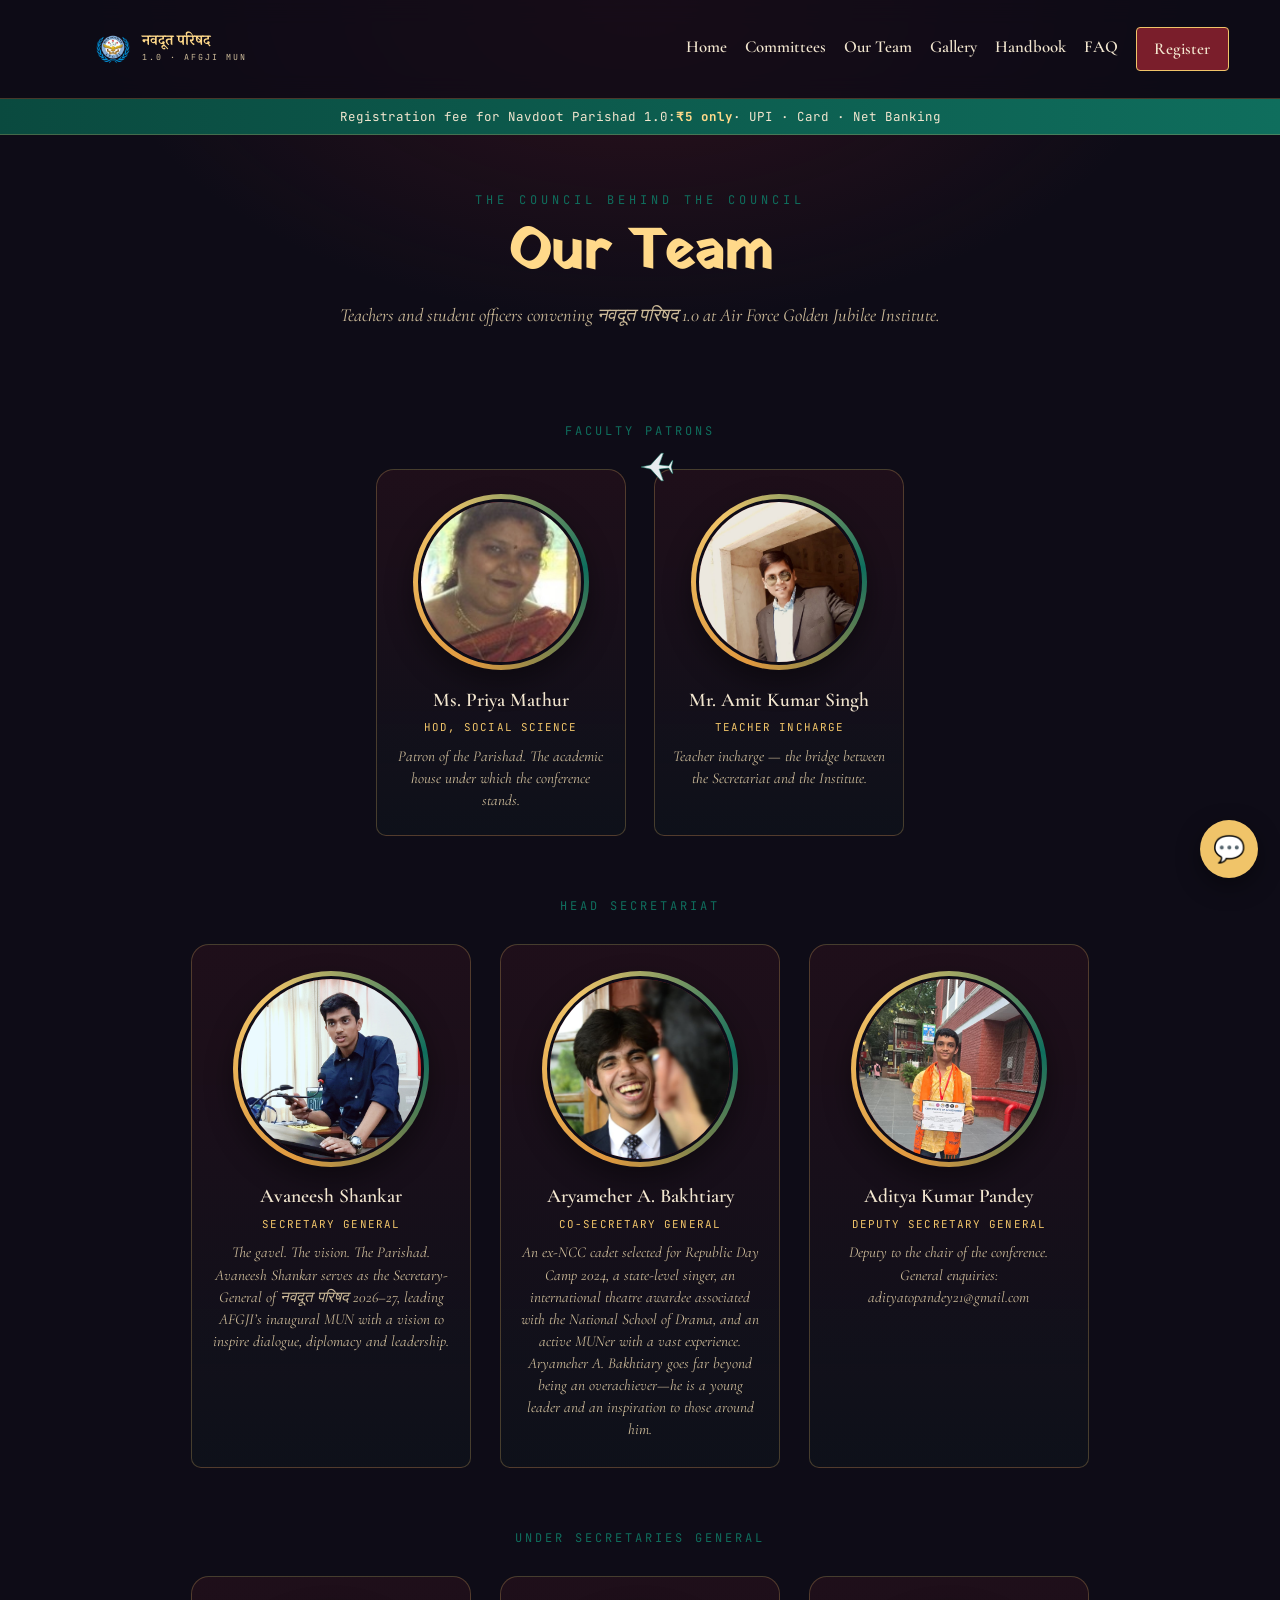
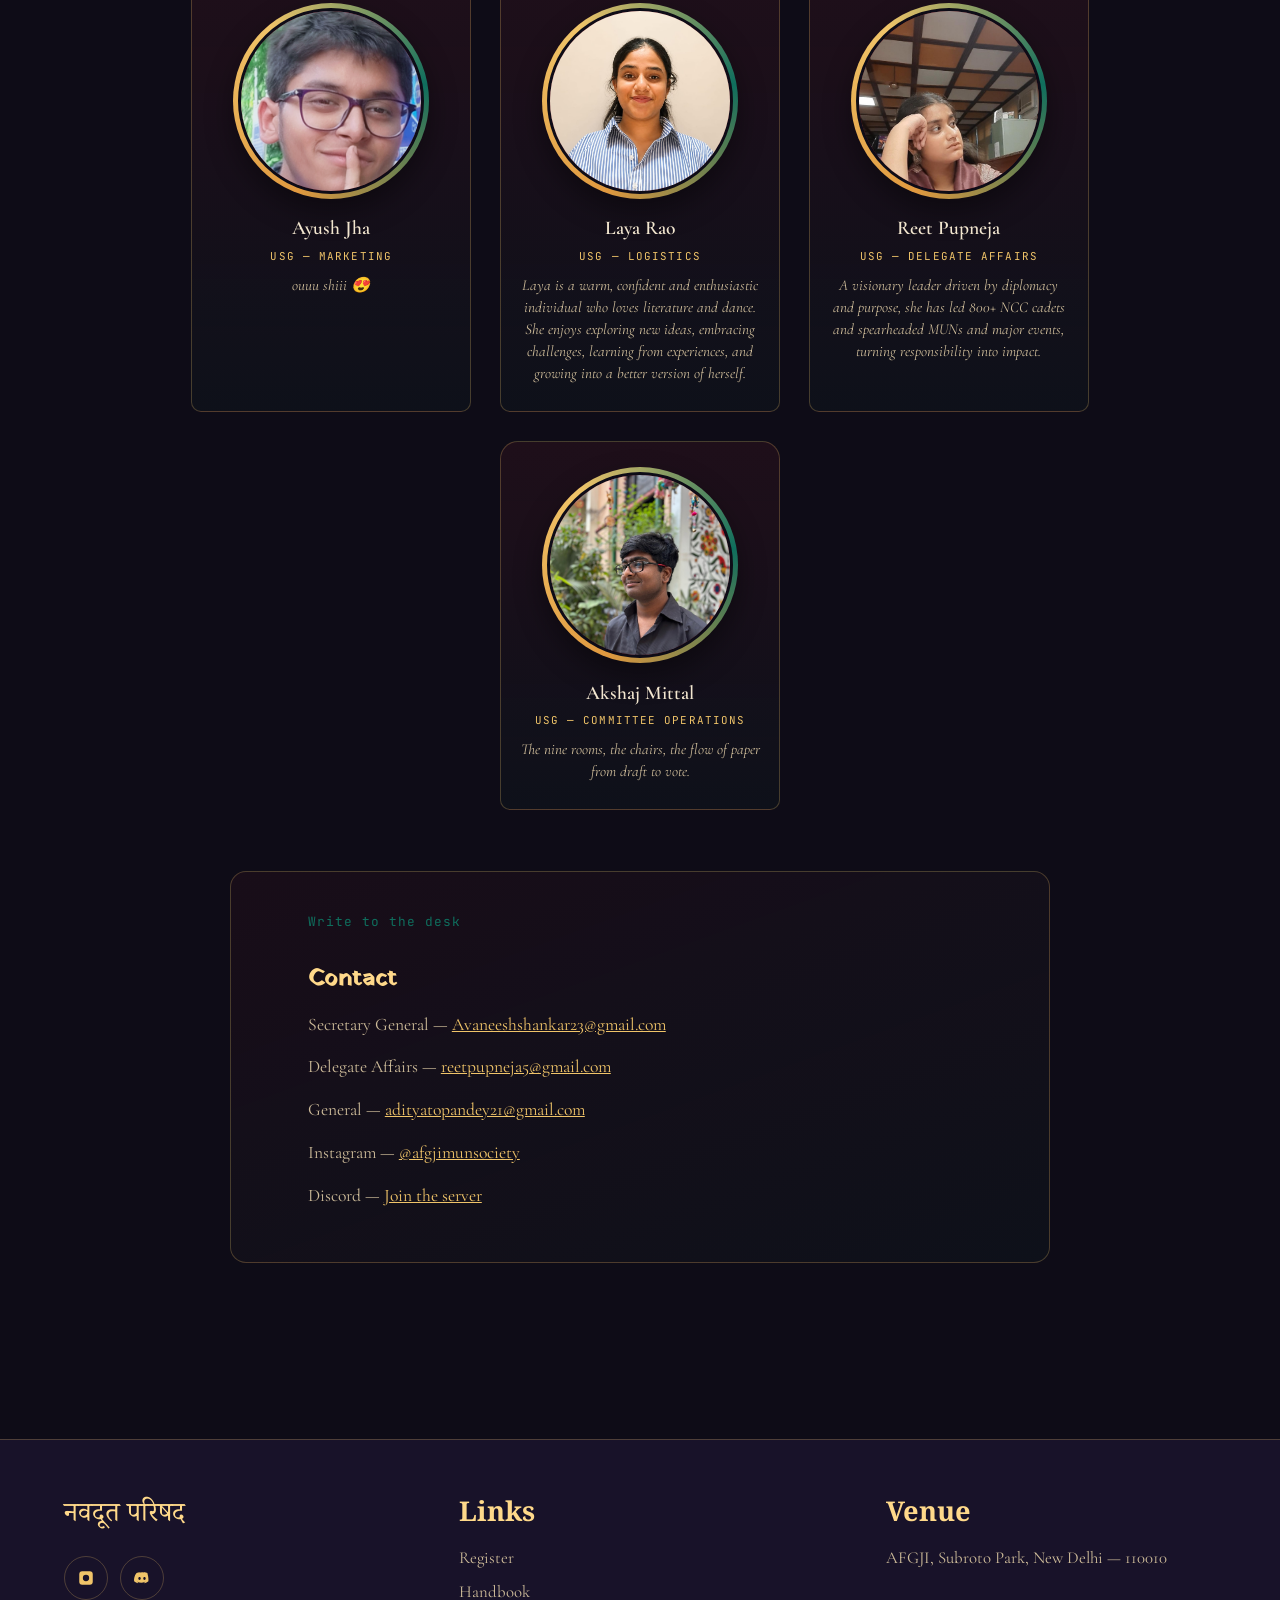
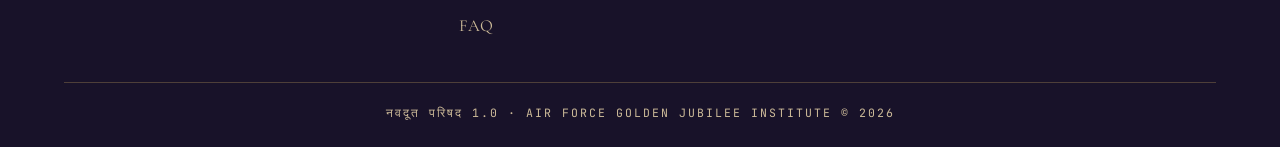
<file: team.html>
<!DOCTYPE html>
<html lang="en">
<head>
<meta charset="UTF-8">
<meta name="viewport" content="width=device-width, initial-scale=1.0">
<title>Our Team — नवदूत परिषद 1.0</title>
<meta name="description" content="Secretariat of Navdoot Parishad 1.0 — Air Force Golden Jubilee Institute MUN.">
<link rel="icon" href="./favicon.svg" type="image/svg+xml">
<style>html,body{background:#0e0c17;color:#f2e6cf;margin:0;}</style>
<link rel="preconnect" href="https://fonts.googleapis.com">
<link rel="preconnect" href="https://fonts.gstatic.com" crossorigin>
<link href="https://fonts.googleapis.com/css2?family=Yatra+One&family=Cormorant+Garamond:ital,wght@0,400;0,500;0,600;0,700;1,500&family=Jost:wght@300;400;500;600;700&family=JetBrains+Mono:wght@400;500;700&family=Noto+Serif+Devanagari:wght@600;700&display=swap" rel="stylesheet">
<link rel="stylesheet" href="./styles.css">
</head>
<body>
<a class="skip-link" href="#main">Skip to content</a>
<div class="fee-ribbon">Registration fee for Navdoot Parishad 1.0: <b>₹5 only</b> · UPI · Card · Net Banking</div>

<section class="nav">
  <div class="nav-inner">
    <a href="./index.html" class="brand">
      <svg class="chakra-mini" viewBox="0 0 100 100"><g id="chakra-g" stroke="#f0c469" fill="none"></g></svg>
      <img class="chakra-mini" src="logop.png" alt="MUN Society AFGJI logo">
      <span class="brand-text">
        <span class="hindi-mini">नवदूत परिषद</span>
        <small>1.0 · AFGJI MUN</small>
      </span>
    </a>
    <div id="nav-links">
      <a href="./index.html">Home</a>
      <a href="./index.html#committees">Committees</a>
      <a href="./team.html">Our Team</a>
      <a href="./photos.html">Gallery</a>
      <a href="./handbook.html">Handbook</a>
      <a href="./faq.html">FAQ</a>
      <a href="./register.html" class="cta-link">Register</a>
      <span class="menu-btn" onclick="showSidebar()" aria-label="Open menu">&#9776;</span>
    </div>
  </div>
</section>
<ul class="hamburger">
  <li class="close-x" onclick="hideSidebar()">&times;</li>
  <li><a href="./index.html">Home</a></li>
  <li><a href="./index.html#committees">Committees</a></li>
  <li><a href="./team.html">Our Team</a></li>
  <li><a href="./photos.html">Gallery</a></li>
  <li><a href="./handbook.html">Handbook</a></li>
  <li><a href="./faq.html">FAQ</a></li>
  <li><a href="./terms.html">Policy</a></li>
  <li><a href="./register.html">Register</a></li>
</ul>

<main id="main">
<section class="page-head">
  <span class="eyebrow">The Council Behind the Council</span>
  <h1 class="section-title">Our Team</h1>
  <p class="section-sub">Teachers and student officers convening नवदूत परिषद 1.0 at Air Force Golden Jubilee Institute.</p>
</section>

<section class="team-section">

  <div class="row-label reveal">Faculty Patrons</div>
  <div class="team-row">
    <article class="member teacher reveal">
      <div class="avatar"><div class="avatar-inner">        
        <img src="mam.jpeg" alt="Priya Mam, TIC">
        </div>
      </div>
      <div class="name">Ms. Priya Mathur</div>
      <div class="role">HOD, Social Science</div>
      <p class="blurb">Patron of the Parishad. The academic house under which the conference stands.</p>
    </article>
    <article class="member teacher reveal delay-1">
      <div class="avatar"><div class="avatar-inner">
        <img src="sir1.jpeg" alt="Amit Sir, TIC">
        </div>
      </div>
      <div class="name">Mr. Amit Kumar Singh</div>
      <div class="role">Teacher Incharge</div>
      <p class="blurb">Teacher incharge — the bridge between the Secretariat and the Institute.</p>
    </article>
  </div>

  <div class="row-label reveal">Head Secretariat</div>
  <div class="team-row">
    <article class="member featured reveal">
      <div class="avatar">
        <div class="avatar-inner">
          <img src="avahot.jpeg" alt="Avaneesh Shankar, Secretary General">
        </div>
      </div>
      <div class="name">Avaneesh Shankar</div>
      <div class="role">Secretary General</div>
      <p class="blurb">The gavel. The vision. The Parishad.
Avaneesh Shankar serves as the Secretary-General of नवदूत परिषद 2026–27, leading AFGJI’s inaugural MUN with a vision to inspire dialogue, diplomacy and leadership.</p>
    </article>
    <article class="member featured reveal delay-1">
      <div class="avatar"><div class="avatar-inner">
        <img src="arya1.jpeg" alt="Reet Pupneja, USG Delegate Affairs">
        </div>
      </div>
      <div class="name">Aryameher A. Bakhtiary</div>
      <div class="role">Co-Secretary General</div>
      <p class="blurb">An ex-NCC cadet selected for Republic Day Camp 2024, a state-level singer, an international theatre awardee associated with the National School of Drama, and an active MUNer with a vast experience. Aryameher A. Bakhtiary goes far beyond being an overachiever—he is a young leader and an inspiration to those around him.</p>
    </article>
    <article class="member featured reveal delay-2">
      <div class="avatar"><div class="avatar-inner">
        <img src="aditya.jpeg" alt="Reet Pupneja, USG Delegate Affairs">
        </div>
      </div>
      <div class="name">Aditya Kumar Pandey</div>
      <div class="role">Deputy Secretary General</div>
      <p class="blurb">Deputy to the chair of the conference. General enquiries: adityatopandey21@gmail.com</p>
    </article>
  </div>

  <div class="row-label reveal">Under Secretaries General</div>
  <div class="team-row">
    <article class="member featured reveal">
      <div class="avatar"><div class="avatar-inner">
        <img src="ayush.jpeg" alt="Reet Pupneja, USG Delegate Affairs">
        </div>
      </div>
      <div class="name">Ayush Jha</div>
      <div class="role">USG — Marketing</div>
      <p class="blurb">ouuu shiii 😍</p>
    </article>
    <article class="member featured reveal delay-2">
      <div class="avatar"><div class="avatar-inner">
        <img src="laya.jpeg" alt="Reet Pupneja, USG Delegate Affairs">
        </div>
      </div>
      <div class="name">Laya Rao</div>
      <div class="role">USG — Logistics</div>
      <p class="blurb">Laya is a warm, confident and enthusiastic individual who loves literature and dance. She enjoys exploring new ideas, embracing challenges, learning from experiences, and growing into a better version of herself.</p>
    </article>
    <article class="member featured reveal delay-3">
      <div class="avatar">
        <div class="avatar-inner">
          <img src="reet.png" alt="Reet Pupneja, USG Delegate Affairs">
        </div>
      </div>
      <div class="name">Reet Pupneja</div>
      <div class="role">USG — Delegate Affairs</div>
      <p class="blurb">A visionary leader driven by diplomacy and purpose, she has led 800+ NCC cadets and spearheaded MUNs and major events, turning responsibility into impact.</p>
    </article>
    <article class="member featured reveal delay-4">
      <div class="avatar"><div class="avatar-inner">
        <img src="akshj1.jpeg" alt="Reet Pupneja, USG Delegate Affairs">
        </div>
      </div>
      <div class="name">Akshaj Mittal</div>
      <div class="role">USG — Committee Operations</div>
      <p class="blurb">The nine rooms, the chairs, the flow of paper from draft to vote.</p>
    </article>
  </div>

  <div class="handbook" style="margin-top:1rem;">
    <p class="meta">Write to the desk</p>
    <h2>Contact</h2>
    <p>Secretary General — <a href="mailto:Avaneeshshankar23@gmail.com">Avaneeshshankar23@gmail.com</a></p>
    <p>Delegate Affairs — <a href="mailto:reetpupneja5@gmail.com">reetpupneja5@gmail.com</a></p>
    <p>General — <a href="mailto:adityatopandey21@gmail.com">adityatopandey21@gmail.com</a></p>
    <p>Instagram — <a href="https://www.instagram.com/afgjimunsociety/" target="_blank" rel="noopener noreferrer">@afgjimunsociety</a></p>
    <p>Discord — <a href="https://discord.gg/qznEunP63" target="_blank" rel="noopener noreferrer">Join the server</a></p>
  </div>
</section>
</main>

<footer class="footer">
  <div class="footer-container">
    <div>
      <div class="footer-hindi">नवदूत परिषद</div>
      <div class="social">
        <a class="sdot" href="https://www.instagram.com/afgjimunsociety/" target="_blank" rel="noopener noreferrer" aria-label="Instagram">
          <svg viewBox="0 0 24 24"><path d="M7 3h10a4 4 0 014 4v10a4 4 0 01-4 4H7a4 4 0 01-4-4V7a4 4 0 014-4zm5 4.8A4.2 4.2 0 1016.2 12 4.2 4.2 0 0012 7.8zm6.35-1.55a1.05 1.05 0 11-1.05 1.05 1.05 1.05 0 011.05-1.05z"/></svg>
        </a>
        <a class="sdot" href="https://discord.gg/qznEunP63" target="_blank" rel="noopener noreferrer" aria-label="Discord">
          <svg viewBox="0 0 24 24"><path d="M19.27 5.33A16.6 16.6 0 0014.89 4l-.2.36a15.3 15.3 0 013.66 1.4 12.4 12.4 0 00-11.7 0A15.3 15.3 0 019.3 4.36L9.1 4a16.6 16.6 0 00-4.38 1.33C1.78 9.07 1.17 12.7 1.45 16.28A16.8 16.8 0 006.7 19.1l.5-.8a10.9 10.9 0 01-1.7-.82l.42-.33a12.1 12.1 0 0010.16 0l.42.33a10.9 10.9 0 01-1.7.82l.5.8a16.8 16.8 0 005.25-2.82c.4-4.1-.66-7.7-1.38-10.95zM8.7 14.5c-.9 0-1.64-.84-1.64-1.86s.72-1.86 1.64-1.86 1.66.84 1.64 1.86-.72 1.86-1.64 1.86zm6.6 0c-.9 0-1.64-.84-1.64-1.86s.72-1.86 1.64-1.86 1.66.84 1.64 1.86-.72 1.86-1.64 1.86z"/></svg>
        </a>
      </div>
    </div>
    <div>
      <h4>Links</h4>
      <ul>
        <li><a href="./register.html">Register</a></li>
        <li><a href="./handbook.html">Handbook</a></li>
        <li><a href="./faq.html">FAQ</a></li>
      </ul>
    </div>
    <div>
      <h4>Venue</h4>
      <p>AFGJI, Subroto Park, New Delhi — 110010</p>
    </div>
  </div>
  <div class="footer-bottom">नवदूत परिषद 1.0 · Air Force Golden Jubilee Institute © 2026</div>
</footer>
<script src="./cursor.js"></script>
</script>
<script src="./mun-chatbot.js"></script>
</body>
</html>
</file>
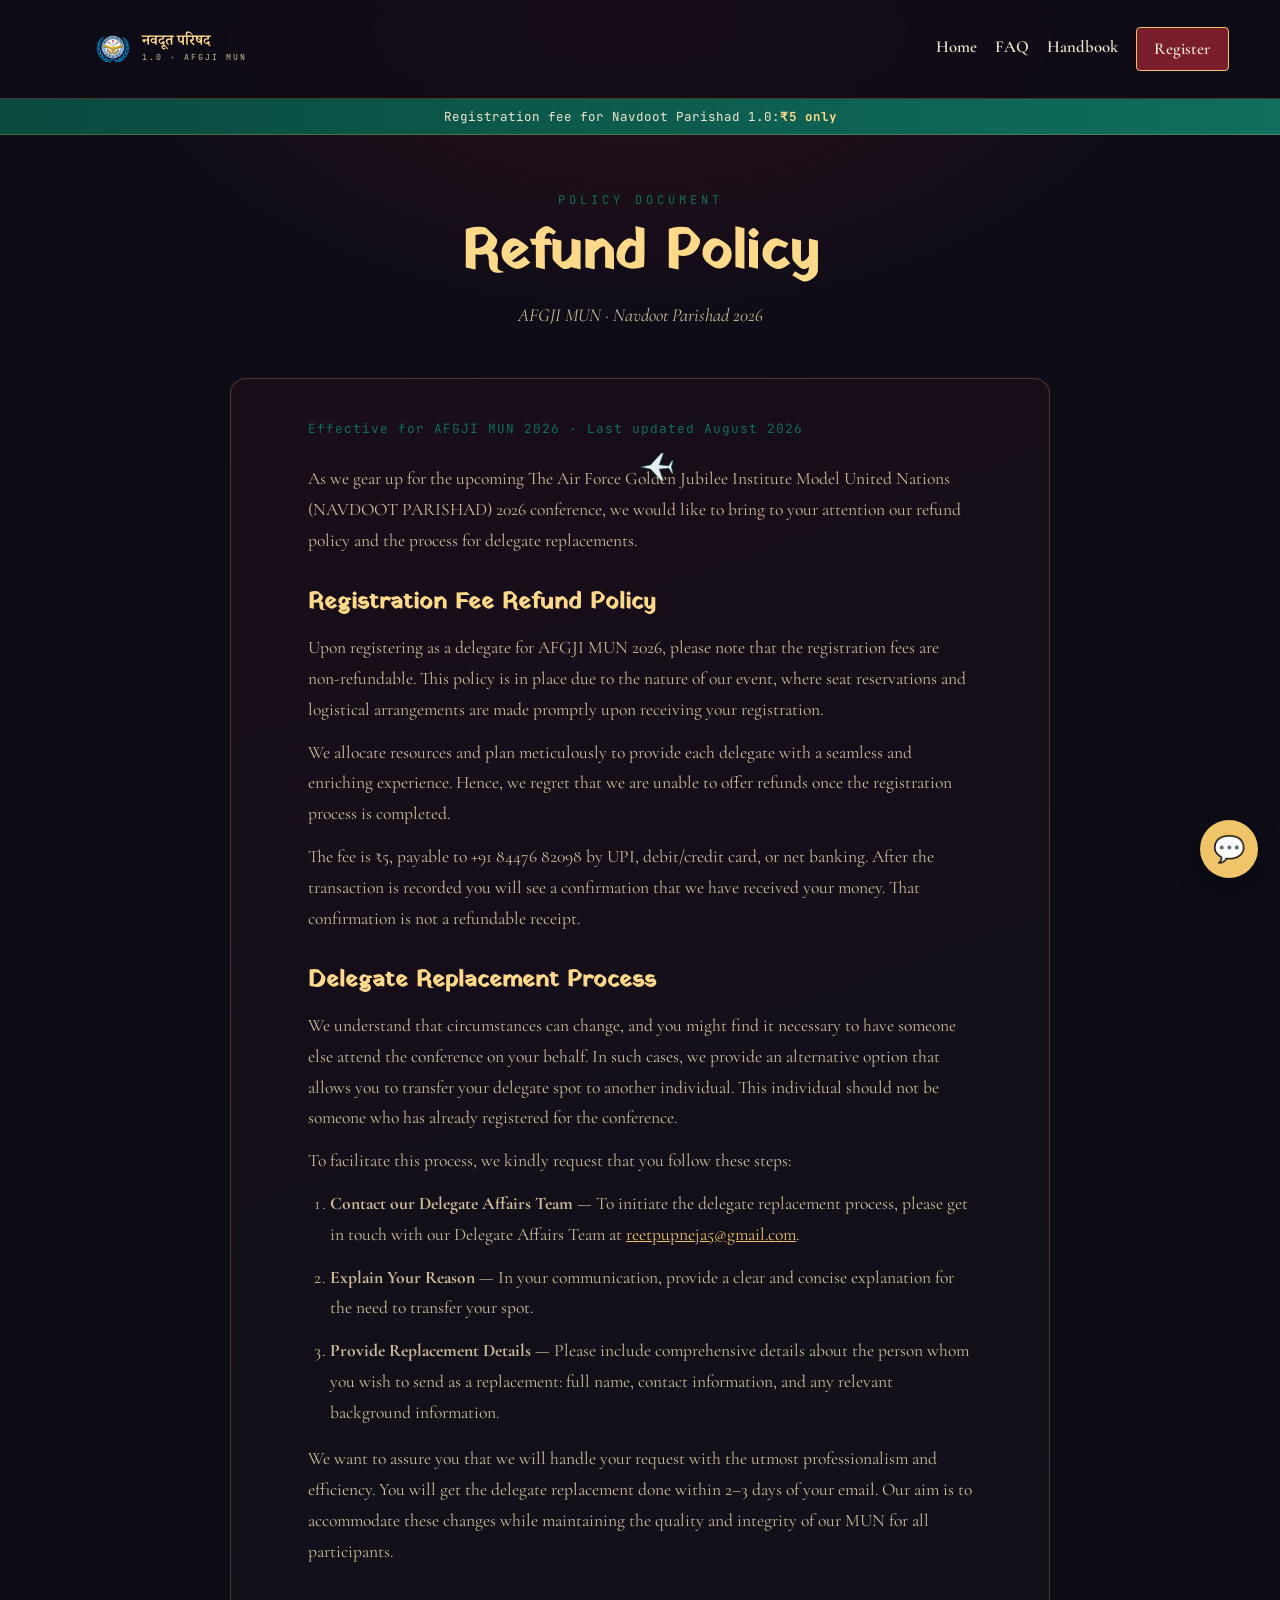
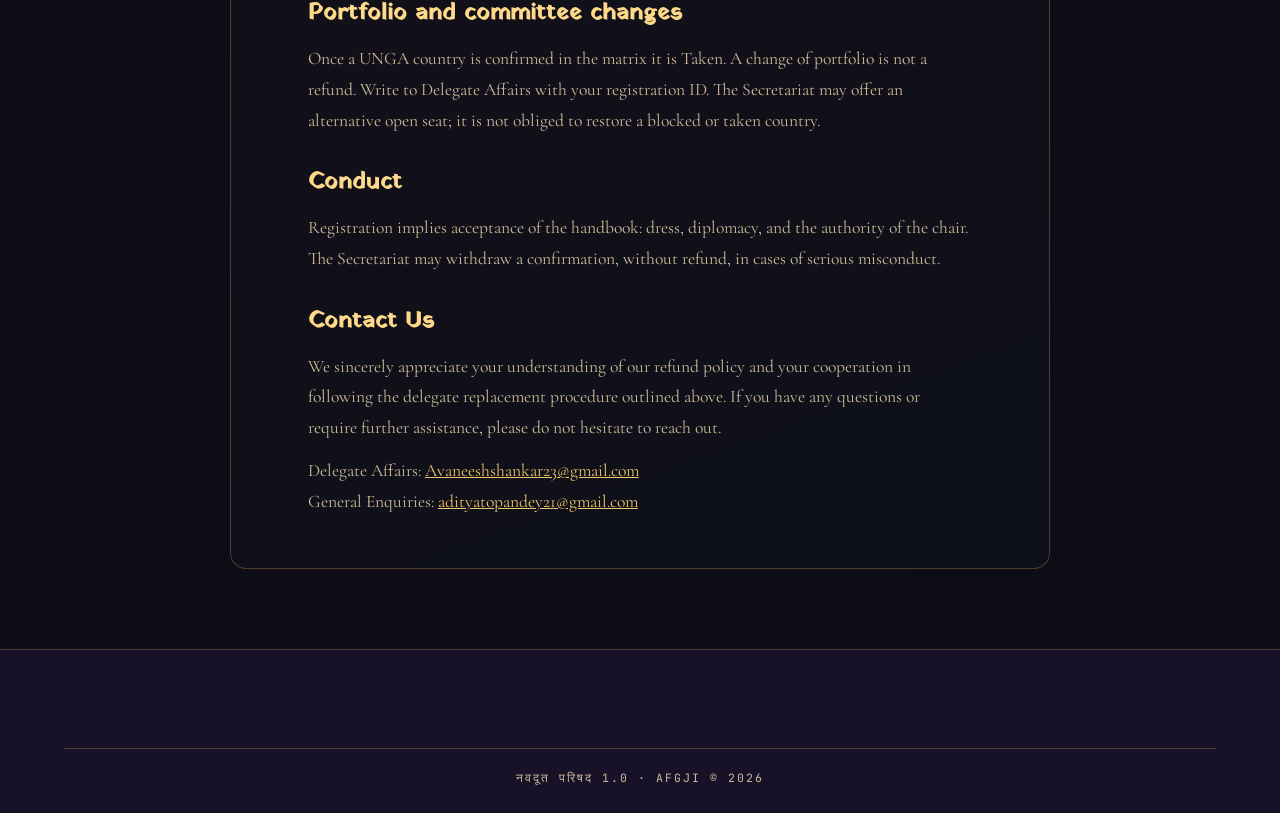
<file: terms.html>
<!DOCTYPE html>
<html lang="en">
<head>
<meta charset="UTF-8">
<meta name="viewport" content="width=device-width, initial-scale=1.0">
<title>Refund Policy — नवदूत परिषद 1.0</title>
<link rel="icon" href="./favicon.svg" type="image/svg+xml">
<style>html,body{background:#0e0c17;color:#f2e6cf;margin:0;}</style>
<link rel="preconnect" href="https://fonts.googleapis.com">
<link rel="preconnect" href="https://fonts.gstatic.com" crossorigin>
<link href="https://fonts.googleapis.com/css2?family=Yatra+One&family=Cormorant+Garamond:ital,wght@0,400;0,500;0,600;0,700;1,500&family=Jost:wght@300;400;500;600;700&family=JetBrains+Mono:wght@400;500;700&family=Noto+Serif+Devanagari:wght@600;700&display=swap" rel="stylesheet">
<link rel="stylesheet" href="./styles.css">
</head>
<body>
<a class="skip-link" href="#main">Skip to content</a>
<div class="fee-ribbon">Registration fee for Navdoot Parishad 1.0: <b>₹5 only</b></div>

<section class="nav">
  <div class="nav-inner">
    <a href="./index.html" class="brand">
      <svg class="chakra-mini" viewBox="0 0 100 100"><g id="chakra-g" stroke="#f0c469" fill="none"></g></svg>
      <img class="chakra-mini" src="logop.png" alt="MUN Society AFGJI logo">
      <span class="brand-text">
        <span class="hindi-mini">नवदूत परिषद</span>
        <small>1.0 · AFGJI MUN</small>
      </span>
    </a>
    <div id="nav-links">
      <a href="./index.html">Home</a>
      <a href="./faq.html">FAQ</a>
      <a href="./handbook.html">Handbook</a>
      <a href="./register.html" class="cta-link">Register</a>
      <span class="menu-btn" onclick="showSidebar()" aria-label="Open menu">&#9776;</span>
    </div>
  </div>
</section>
<ul class="hamburger">
  <li class="close-x" onclick="hideSidebar()">&times;</li>
  <li><a href="./index.html">Home</a></li>
  <li><a href="./register.html">Register</a></li>
  <li><a href="./faq.html">FAQ</a></li>
  <li><a href="./handbook.html">Handbook</a></li>
  <li><a href="./terms.html">Policy</a></li>
</ul>

<main id="main">
<section class="page-head">
  <span class="eyebrow">Policy Document</span>
  <h1 class="section-title">Refund Policy</h1>
  <p class="section-sub">AFGJI MUN · Navdoot Parishad 2026</p>
</section>

<div class="policy">
  <p class="meta">Effective for AFGJI MUN 2026 · Last updated August 2026</p>
  <p>As we gear up for the upcoming The Air Force Golden Jubilee Institute Model United Nations (NAVDOOT PARISHAD) 2026 conference, we would like to bring to your attention our refund policy and the process for delegate replacements.</p>

  <h2>Registration Fee Refund Policy</h2>
  <p>Upon registering as a delegate for AFGJI MUN 2026, please note that the registration fees are non-refundable. This policy is in place due to the nature of our event, where seat reservations and logistical arrangements are made promptly upon receiving your registration.</p>
  <p>We allocate resources and plan meticulously to provide each delegate with a seamless and enriching experience. Hence, we regret that we are unable to offer refunds once the registration process is completed.</p>
  <p>The fee is ₹5, payable to +91 84476 82098 by UPI, debit/credit card, or net banking. After the transaction is recorded you will see a confirmation that we have received your money. That confirmation is not a refundable receipt.</p>

  <h2>Delegate Replacement Process</h2>
  <p>We understand that circumstances can change, and you might find it necessary to have someone else attend the conference on your behalf. In such cases, we provide an alternative option that allows you to transfer your delegate spot to another individual. This individual should not be someone who has already registered for the conference.</p>
  <p>To facilitate this process, we kindly request that you follow these steps:</p>
  <ol>
    <li><strong>Contact our Delegate Affairs Team</strong> — To initiate the delegate replacement process, please get in touch with our Delegate Affairs Team at <a href="mailto:reetpupneja5@gmail.com">reetpupneja5@gmail.com</a>.</li>
    <li><strong>Explain Your Reason</strong> — In your communication, provide a clear and concise explanation for the need to transfer your spot.</li>
    <li><strong>Provide Replacement Details</strong> — Please include comprehensive details about the person whom you wish to send as a replacement: full name, contact information, and any relevant background information.</li>
  </ol>
  <p>We want to assure you that we will handle your request with the utmost professionalism and efficiency. You will get the delegate replacement done within 2–3 days of your email. Our aim is to accommodate these changes while maintaining the quality and integrity of our MUN for all participants.</p>

  <h2>Portfolio and committee changes</h2>
  <p>Once a UNGA country is confirmed in the matrix it is Taken. A change of portfolio is not a refund. Write to Delegate Affairs with your registration ID. The Secretariat may offer an alternative open seat; it is not obliged to restore a blocked or taken country.</p>

  <h2>Conduct</h2>
  <p>Registration implies acceptance of the handbook: dress, diplomacy, and the authority of the chair. The Secretariat may withdraw a confirmation, without refund, in cases of serious misconduct.</p>

  <h2>Contact Us</h2>
  <p>We sincerely appreciate your understanding of our refund policy and your cooperation in following the delegate replacement procedure outlined above. If you have any questions or require further assistance, please do not hesitate to reach out.</p>
  <p>Delegate Affairs: <a href="mailto:Avaneeshshankar23@gmail.com">Avaneeshshankar23@gmail.com</a><br>
  General Enquiries: <a href="mailto:adityatopandey21@gmail.com">adityatopandey21@gmail.com</a></p>
</div>
</main>

<footer class="footer">
  <div class="footer-bottom">नवदूत परिषद 1.0 · AFGJI © 2026</div>
</footer>
<script src="./cursor.js"></script>
</script>
<script src="./mun-chatbot.js"></script>
</body>
</html>
</file>
<file: styles.css>
/* =============================================================================
   NAVDOOT PARISHAD 1.0 — नवदूत परिषद
   Air Force Golden Jubilee Institute · Subroto Park
   Indian civilizational theme. Fonts load via <link> in HTML — never @import.
   GitHub Pages: keep content visible without JS. Hex fallbacks on every token.
   ============================================================================= */
/* ==========================================================================
   NAVDOOT — ADDITIONS ONLY
   User-supplied event photography + logo + extra motion
   ========================================================================== */

/* ---------- Nav image / society mark ---------- */


* {
  cursor: none !important;
}
.nav-brand-image {
  width: 42px;
  height: 42px;
  object-fit: contain;
  flex-shrink: 0;
  border-radius: 50%;
  border: 1px solid var(--line);
  box-shadow: 0 0 18px rgba(240, 196, 105, 0.18);
  transition:
    transform var(--motion-med) var(--ease-out),
    box-shadow var(--motion-med) var(--ease-out);
}

.brand:hover .nav-brand-image {
  transform: rotate(6deg) scale(1.06);
  box-shadow: 0 0 28px rgba(240, 196, 105, 0.32);
}


/* ---------- Society logo / image feature ---------- */
.navdoot-society-image {
  position: relative;
  overflow: hidden;
  display: flex;
  align-items: center;
  justify-content: center;
  min-height: 260px;
  border: 1px solid var(--line);
  border-radius: var(--radius-lg);
  background:
    radial-gradient(circle at 50% 50%, rgba(240, 196, 105, 0.08), transparent 65%),
    var(--night-2);
}

.navdoot-society-image img {
  width: min(78%, 420px);
  height: auto;
  max-height: 420px;
  object-fit: contain;
  position: relative;
  z-index: 2;
  filter: drop-shadow(0 16px 28px rgba(0, 0, 0, 0.45));
  animation: societyFloat 6s ease-in-out infinite;
}

.navdoot-society-image::before,
.navdoot-society-image::after {
  content: "";
  position: absolute;
  border: 1px solid rgba(240, 196, 105, 0.18);
  border-radius: 50%;
  pointer-events: none;
}

.navdoot-society-image::before {
  width: 70%;
  aspect-ratio: 1;
  animation: orbitSlow 18s linear infinite;
}

.navdoot-society-image::after {
  width: 48%;
  aspect-ratio: 1;
  border-style: dashed;
  animation: orbitReverse 13s linear infinite;
}

@keyframes societyFloat {
  0%, 100% {
    transform: translateY(0) scale(1);
  }
  50% {
    transform: translateY(-10px) scale(1.015);
  }
}

@keyframes orbitSlow {
  from {
    transform: rotate(0deg);
  }
  to {
    transform: rotate(360deg);
  }
}

@keyframes orbitReverse {
  from {
    transform: rotate(360deg);
  }
  to {
    transform: rotate(0deg);
  }
}


/* ---------- Supplied event photograph ---------- */
.navdoot-event-photo {
  position: relative;
  overflow: hidden;
}

.navdoot-event-photo img {
  width: 100%;
  height: 100%;
  object-fit: cover;
  transform: scale(1.02);
  transition:
    transform 1.1s var(--ease-out),
    filter 1.1s var(--ease-out);
}

.navdoot-event-photo::after {
  content: "";
  position: absolute;
  inset: 0;
  pointer-events: none;
  background:
    linear-gradient(
      135deg,
      rgba(240, 196, 105, 0.08),
      transparent 35%,
      rgba(15, 110, 93, 0.08)
    );
}

.navdoot-event-photo:hover img {
  transform: scale(1.07);
  filter: saturate(1.05) contrast(1.04);
}


/* ---------- Extra floating decorative elements ---------- */
.navdoot-float {
  position: absolute;
  pointer-events: none;
  z-index: 1;
  width: 10px;
  height: 10px;
  border-radius: 50%;
  background: var(--gold);
  box-shadow: 0 0 18px rgba(240, 196, 105, 0.45);
  animation: navdootFloat 5s ease-in-out infinite;
}

.navdoot-float.one {
  top: 22%;
  left: 8%;
}

.navdoot-float.two {
  top: 58%;
  right: 9%;
  width: 7px;
  height: 7px;
  animation-delay: -2s;
}

.navdoot-float.three {
  bottom: 16%;
  left: 18%;
  width: 6px;
  height: 6px;
  animation-delay: -3.5s;
}

@keyframes navdootFloat {
  0%, 100% {
    transform: translate3d(0, 0, 0);
    opacity: 0.35;
  }

  50% {
    transform: translate3d(0, -22px, 0);
    opacity: 0.9;
  }
}


/* ---------- Stronger scroll reveal states ----------
   Works with the .reveal system already present in your CSS.
   -------------------------------------------------------------------------- */

html.js-anim .reveal.reveal-left:not(.in) {
  transform: translateX(-42px);
}

html.js-anim .reveal.reveal-right:not(.in) {
  transform: translateX(42px);
}

html.js-anim .reveal.reveal-scale:not(.in) {
  transform: scale(0.94);
}

html.js-anim .reveal.reveal-up:not(.in) {
  transform: translateY(42px);
}

html.js-anim .reveal.in {
  opacity: 1;
  transform: none;
  filter: none;
}


/* ---------- Gentle section movement ---------- */
.about,
.countdown-section,
.events-section,
.moments,
.venue,
.team-section,
.gallery,
.faq-wrap {
  position: relative;
}

.about::before,
.countdown-section::before,
.events-section::before,
.moments::before,
.venue::before {
  content: "";
  position: absolute;
  width: 180px;
  height: 180px;
  border-radius: 50%;
  pointer-events: none;
  opacity: 0.12;
  background: radial-gradient(
    circle,
    var(--gold),
    transparent 68%
  );
  animation: sectionGlow 10s ease-in-out infinite alternate;
}

.about::before {
  top: 8%;
  left: -90px;
}

.countdown-section::before {
  bottom: 8%;
  right: -90px;
}

.events-section::before {
  top: 25%;
  right: -90px;
}

.moments::before {
  bottom: 10%;
  left: -90px;
}

.venue::before {
  top: 20%;
  right: -90px;
}

@keyframes sectionGlow {
  from {
    transform: translateY(0) scale(0.9);
  }

  to {
    transform: translateY(-35px) scale(1.12);
  }
}


/* ---------- Mobile safety ---------- */
@media (max-width: 600px) {
  .nav-brand-image {
    width: 36px;
    height: 36px;
  }

  .navdoot-society-image {
    min-height: 210px;
  }

  .navdoot-society-image img {
    width: min(72%, 300px);
  }

  .navdoot-float {
    display: none;
  }
}


/* ---------- Reduced motion ---------- */
@media (prefers-reduced-motion: reduce) {
  .nav-brand-image,
  .navdoot-society-image img,
  .navdoot-society-image::before,
  .navdoot-society-image::after,
  .navdoot-float,
  .about::before,
  .countdown-section::before,
  .events-section::before,
  .moments::before,
  .venue::before {
    animation: none !important;
  }
}


:root {
  --night-1: #0e0c17;
  --night-2: #181229;
  --night-3: #241a35;
  --night-4: #2e2244;
  --ivory: #f2e6cf;
  --ivory-dim: #cdbb99;
  --ivory-mute: #9a8868;
  --saffron: #e0993f;
  --gold: #f0c469;
  --gold-bright: #ffd98a;
  --gold-deep: #b8892e;
  --maroon: #7a1e2b;
  --maroon-deep: #4d1420;
  --peacock: #0f6e5d;
  --peacock-deep: #0a4a3f;
  --peacock-soft: #1a9a82;
  --vermilion: #b4432c;
  --line: rgba(240, 196, 105, 0.25);
  --line-strong: rgba(240, 196, 105, 0.45);
  --line-soft: rgba(240, 196, 105, 0.12);
  --shadow: 0 18px 40px rgba(0, 0, 0, 0.4);
  --shadow-soft: 0 8px 24px rgba(0, 0, 0, 0.28);
  --font-display: "Yatra One", Georgia, "Times New Roman", serif;
  --font-serif: "Cormorant Garamond", Georgia, serif;
  --font-body: "Jost", "Segoe UI", system-ui, sans-serif;
  --font-mono: "JetBrains Mono", ui-monospace, Menlo, Consolas, monospace;
  --font-hindi: "Noto Serif Devanagari", "Noto Sans Devanagari", "Nirmala UI", serif;
  --radius-xs: 4px;
  --radius-sm: 8px;
  --radius-md: 12px;
  --radius-lg: 16px;
  --radius-xl: 24px;
  --radius-arch: 200px 200px 20px 20px;
  --nav-h: 11vh;
  --ribbon-h: 36px;
  --space-1: 4px;
  --space-2: 8px;
  --space-3: 12px;
  --space-4: 16px;
  --space-5: 24px;
  --space-6: 32px;
  --space-7: 48px;
  --space-8: 64px;
  --ease-out: cubic-bezier(0.22, 1, 0.36, 1);
  --ease-in: cubic-bezier(0.55, 0, 1, 0.45);
  --motion-quick: 150ms;
  --motion-fast: 250ms;
  --motion-med: 400ms;
  --motion-slow: 700ms;
  --max: 1280px;
}

/* ---------- Reset ---------- */
*,
*::before,
*::after {
  margin: 0;
  padding: 0;
  box-sizing: border-box;
}

html {
  scroll-behavior: smooth;
  background: #0e0c17;
  background: var(--night-1, #0e0c17);
  -webkit-text-size-adjust: 100%;
}

body {
  background: #0e0c17;
  background: var(--night-1, #0e0c17);
  color: #f2e6cf;
  color: var(--ivory, #f2e6cf);
  font-family: var(--font-body);
  font-size: 16px;
  line-height: 1.55;
  overflow-x: hidden;
  cursor: auto;
  min-height: 100vh;
}

html.has-jet body {
  cursor: none;
}

img {
  max-width: 100%;
  display: block;
  height: auto;
}

a {
  text-decoration: none;
  color: inherit;
}

ul {
  list-style: none;
}

button,
input,
select,
textarea {
  font-family: inherit;
  color: inherit;
}

button {
  cursor: pointer;
  border: 0;
  background: none;
}

button:disabled {
  cursor: not-allowed;
  opacity: 0.4;
}

::selection {
  background: var(--gold);
  color: var(--night-1);
}

:focus-visible {
  outline: 2px solid var(--gold);
  outline-offset: 3px;
}

.skip-link {
  position: absolute;
  left: -999px;
  top: 0;
  background: var(--gold);
  color: var(--night-1);
  padding: 0.6rem 1rem;
  z-index: 10000;
}

.skip-link:focus {
  left: 1rem;
  top: 1rem;
}

/* ---------- Texture ---------- */
.brocade {
  background-image:
    radial-gradient(circle at 10% 20%, rgba(240, 196, 105, 0.05) 0, transparent 40%),
    radial-gradient(circle at 90% 80%, rgba(15, 110, 93, 0.08) 0, transparent 45%);
}

.gold-rule {
  height: 1px;
  width: min(220px, 40vw);
  margin: 1.4rem auto;
  background: linear-gradient(90deg, transparent, var(--gold), transparent);
}

/* ---------- Scroll reveal: visible by default (GitHub Pages / no-JS) ---------- */
.reveal {
  opacity: 1;
  transform: none;
  transition: opacity 0.75s var(--ease-out), transform 0.75s var(--ease-out), filter 0.75s var(--ease-out);
}

html.js-anim .reveal:not(.in) {
  opacity: 0;
  transform: translateY(32px);
  filter: blur(4px);
}

html.js-anim .reveal.in {
  opacity: 1;
  transform: none;
  filter: none;
}

html.js-anim .reveal.delay-1 { transition-delay: 80ms; }
html.js-anim .reveal.delay-2 { transition-delay: 160ms; }
html.js-anim .reveal.delay-3 { transition-delay: 240ms; }
html.js-anim .reveal.delay-4 { transition-delay: 320ms; }
html.js-anim .reveal.delay-5 { transition-delay: 400ms; }

/* ---------- Jet cursor ---------- */
#jet-cursor {
  position: fixed;
  top: 0;
  left: 0;
  width: 34px;
  height: 34px;
  pointer-events: none;
  z-index: 99999;
  transform: translate(-50%, -50%);
  will-change: transform;
}

.jet-trail {
  position: fixed;
  top: 0;
  left: 0;
  width: 5px;
  height: 5px;
  border-radius: 50%;
  background: rgba(230, 235, 240, 0.55);
  pointer-events: none;
  z-index: 99998;
  transform: translate(-50%, -50%);
}

/* ---------- Fee ribbon ---------- */
.fee-ribbon {
  position: fixed;
  top: var(--nav-h);
  left: 0;
  right: 0;
  z-index: 490;
  min-height: var(--ribbon-h);
  display: flex;
  align-items: center;
  justify-content: center;
  background: linear-gradient(90deg, var(--peacock-deep), var(--peacock));
  color: var(--ivory);
  font-family: var(--font-mono);
  font-size: 0.78rem;
  letter-spacing: 1px;
  text-align: center;
  padding: 0.45rem 1rem;
  border-bottom: 1px solid var(--line);
}

.fee-ribbon b {
  color: var(--gold-bright);
}

/* ---------- Navigation ---------- */
.nav {
  position: fixed;
  top: 0;
  left: 0;
  width: 100%;
  z-index: 500;
}

.nav-inner {
  display: flex;
  align-items: center;
  justify-content: space-between;
  height: var(--nav-h);
  min-height: 74px;
  padding: 0 4vw;
  background: rgba(14, 12, 23, 0.72);
  backdrop-filter: blur(12px);
  -webkit-backdrop-filter: blur(12px);
  border-bottom: 1px solid var(--line);
}

.brand {
  display: flex;
  align-items: center;
  gap: 0.7rem;
  font-family: var(--font-display);
  font-size: 1.35rem;
  color: var(--gold-bright);
  letter-spacing: 1px;
  min-width: 0;
}

.brand .chakra-mini {
  width: 34px;
  height: 34px;
  flex-shrink: 0;
}

.brand .brand-text {
  display: flex;
  flex-direction: column;
  line-height: 1.15;
  min-width: 0;
}

.brand .hindi-mini {
  font-family: var(--font-hindi);
  font-size: 0.95rem;
  color: var(--gold-bright);
  letter-spacing: 0;
  text-transform: none;
  font-weight: 600;
  white-space: nowrap;
}

.brand small {
  font-family: var(--font-mono);
  font-size: 0.52rem;
  letter-spacing: 2px;
  color: var(--ivory-dim);
  text-transform: uppercase;
  white-space: nowrap;
}

#nav-links {
  display: flex;
  gap: 1.4vw;
  align-items: center;
  flex-shrink: 0;
}

#nav-links a {
  font-family: var(--font-serif);
  font-size: 1.05rem;
  font-weight: 600;
  color: var(--ivory);
  position: relative;
  padding-bottom: 4px;
}

#nav-links a::after {
  content: "";
  position: absolute;
  left: 0;
  bottom: 0;
  height: 2px;
  width: 0;
  background: var(--gold);
  transition: width var(--motion-fast) var(--ease-out);
}

#nav-links a:hover::after,
#nav-links a:focus-visible::after {
  width: 100%;
}

#nav-links a.cta-link {
  background: var(--maroon);
  border: 1px solid var(--gold);
  padding: 0.5rem 1.1rem;
  border-radius: var(--radius-xs);
}

#nav-links a.cta-link::after {
  display: none;
}

#nav-links a.cta-link:hover {
  background: var(--vermilion);
}

.menu-btn {
  display: none;
  cursor: pointer;
  font-size: 1.9rem;
  color: var(--gold-bright);
  line-height: 1;
  padding: 0.4rem 0.2rem;
  z-index: 700;
  flex-shrink: 0;
  -webkit-tap-highlight-color: transparent;
}

.hamburger {
  position: fixed;
  inset: 0;
  z-index: 9999;
  background: rgba(14, 12, 23, 0.97);
  display: none;
  flex-direction: column;
  align-items: center;
  justify-content: center;
  gap: 1.6rem;
  overflow-y: auto;
  padding: 4rem 1.5rem;
}

.hamburger.is-open {
  display: flex;
}

.hamburger a {
  font-family: var(--font-serif);
  font-size: 1.8rem;
  color: var(--ivory);
}

.hamburger a:hover {
  color: var(--gold-bright);
}

.hamburger .close-x {
  position: fixed;
  top: 1.4rem;
  right: 1.4rem;
  font-size: 2.4rem;
  line-height: 1;
  cursor: pointer;
  color: var(--gold-bright);
  z-index: 10000;
  padding: 0.4rem;
}

/* ---------- Buttons ---------- */
.btn {
  font-family: var(--font-body);
  font-weight: 600;
  letter-spacing: 0.5px;
  border: 1px solid var(--gold);
  background: transparent;
  color: var(--gold-bright);
  padding: 0.85rem 2rem;
  border-radius: 3px;
  cursor: pointer;
  transition: background var(--motion-fast) var(--ease-out), color var(--motion-fast) var(--ease-out), transform var(--motion-quick) var(--ease-out);
  display: inline-block;
  font-size: 0.95rem;
  text-align: center;
  min-height: 44px;
}

.btn:hover {
  background: var(--gold);
  color: var(--night-1);
}

.btn:active {
  transform: scale(0.96);
}

.btn.solid {
  background: var(--maroon);
  color: var(--ivory);
  border-color: var(--maroon);
}

.btn.solid:hover {
  background: var(--vermilion);
  border-color: var(--vermilion);
  color: var(--ivory);
}

.btn.gold {
  background: var(--gold);
  color: var(--night-1);
}

.btn.gold:hover {
  background: var(--gold-bright);
}

.btn.ghost {
  border-color: var(--line);
  color: var(--ivory-dim);
}

.btn.ghost:hover {
  border-color: var(--gold);
  color: var(--gold-bright);
  background: transparent;
}

/* ---------- Type blocks ---------- */
.eyebrow {
  font-family: var(--font-mono);
  letter-spacing: 4px;
  text-transform: uppercase;
  font-size: 0.75rem;
  color: var(--peacock);
  display: block;
  margin-bottom: 0.8rem;
  text-align: center;
}

.section-title {
  font-family: var(--font-display);
  font-size: clamp(2rem, 5vw, 3.4rem);
  text-align: center;
  color: var(--gold-bright);
  line-height: 1.15;
}

.section-sub {
  font-family: var(--font-serif);
  font-style: italic;
  text-align: center;
  color: var(--ivory-dim);
  max-width: 640px;
  margin: 1rem auto 0;
  font-size: 1.15rem;
  line-height: 1.6;
}

.page-head {
  padding: calc(var(--nav-h) + var(--ribbon-h) + 3.5rem) 6vw 3rem;
  text-align: center;
  background:
    radial-gradient(ellipse at 50% 0%, rgba(122, 30, 43, 0.3), transparent 60%),
    var(--night-1);
}

.hindi-kicker {
  font-family: var(--font-hindi);
  font-size: 1.15rem;
  color: var(--peacock-soft);
  letter-spacing: 1px;
}

/* ---------- Hero ---------- */
.hero {
  min-height: 100vh;
  min-height: 100svh;
  max-height: 1100px;
  position: relative;
  display: flex;
  flex-direction: column;
  align-items: center;
  justify-content: center;
  text-align: center;
  overflow: visible;
  padding: calc(var(--nav-h) + var(--ribbon-h) + 0.6rem) 0 2.4rem;
  color: var(--ivory);
}

.hero-photo {
  position: absolute;
  inset: 0;
  z-index: 0;
  overflow: hidden;
}

.hero-photo img {
  width: 100%;
  height: 100%;
  object-fit: cover;
  object-position: center 55%;
  filter: saturate(0.92) contrast(1.05);
  transform: scale(1.18);
  animation: heroKen 28s ease-in-out alternate infinite;
}

@keyframes heroKen {
  from { transform: scale(1.18) translateY(0); }
  to { transform: scale(1.26) translateY(-1.5%); }
}

.hero-veil {
  position: absolute;
  inset: 0;
  background:
    linear-gradient(180deg, rgba(14, 12, 23, 0.55) 0%, rgba(14, 12, 23, 0.25) 38%, rgba(14, 12, 23, 0.55) 70%, rgba(14, 12, 23, 0.96) 100%),
    radial-gradient(ellipse at 50% 80%, rgba(122, 30, 43, 0.28), transparent 55%);
}

.hero-copy {
  position: relative;
  z-index: 2;
  padding: 0 6vw 1.2rem;
  max-width: 920px;
}

.hero-kicker {
  font-family: var(--font-mono);
  letter-spacing: 3px;
  text-transform: uppercase;
  font-size: 0.72rem;
  color: var(--gold);
  margin-bottom: 0.8rem;
}

.hero-hindi {
  font-family: var(--font-hindi);
  font-size: clamp(2.5rem, 8.2vw, 5.6rem);
  font-weight: 700;
  line-height: 1.12;
  color: var(--gold-bright);
  text-shadow: 0 8px 40px rgba(0, 0, 0, 0.55), 0 0 40px rgba(240, 196, 105, 0.25);
  letter-spacing: 0.02em;
}

.hero-en {
  font-family: var(--font-display);
  font-size: clamp(1.15rem, 3vw, 1.8rem);
  color: var(--ivory);
  letter-spacing: 4px;
  text-transform: uppercase;
  margin-top: 0.35rem;
}

.hero-en span {
  color: var(--saffron);
}

.hero-tag {
  font-family: var(--font-serif);
  font-style: italic;
  font-size: clamp(1.05rem, 2.2vw, 1.35rem);
  color: var(--ivory-dim);
  margin: 1.1rem auto 1.8rem;
  max-width: 540px;
  line-height: 1.6;
}

.hero .buttons {
  display: flex;
  gap: 1rem;
  flex-wrap: wrap;
  justify-content: center;
}

.hero-scroll {
  margin-top: 1.8rem;
  font-family: var(--font-mono);
  font-size: 0.65rem;
  letter-spacing: 3px;
  text-transform: uppercase;
  color: var(--ivory-mute);
  animation: bob 2.2s ease-in-out infinite;
}

@keyframes bob {
  0%, 100% { transform: translateY(0); opacity: 0.6; }
  50% { transform: translateY(8px); opacity: 1; }
}

/* ---------- Ticker ---------- */
.ticker-bar {
  background: var(--maroon-deep);
  border-top: 1px solid var(--line);
  border-bottom: 1px solid var(--line);
  overflow: hidden;
  white-space: nowrap;
  padding: 0.8rem 0;
}

.ticker-track {
  display: inline-block;
  animation: ticker 32s linear infinite;
}

.ticker-track span {
  font-family: var(--font-mono);
  letter-spacing: 2px;
  font-size: 0.82rem;
  color: var(--gold);
  margin: 0 2.5rem;
  text-transform: uppercase;
}

@keyframes ticker {
  from { transform: translateX(0); }
  to { transform: translateX(-50%); }
}

/* ---------- About / vision ---------- */
.about {
  padding: 6.5rem 6vw;
  display: grid;
  grid-template-columns: 1.05fr 1fr;
  gap: 3.5rem;
  align-items: center;
  max-width: 1300px;
  margin: 0 auto;
}

.about-photos {
  display: grid;
  grid-template-columns: 1.2fr 0.8fr;
  grid-template-rows: 1fr 1fr;
  gap: 0.7rem;
  min-height: 420px;
}

.about-photos figure {
  position: relative;
  overflow: hidden;
  border: 1px solid var(--line);
  border-radius: var(--radius-sm);
  margin: 0;
}

.about-photos figure:first-child {
  grid-row: 1 / 3;
}

.about-photos img {
  width: 100%;
  height: 100%;
  object-fit: cover;
  min-height: 180px;
  transition: transform var(--motion-slow) var(--ease-out);
}

.about-photos figure:hover img {
  transform: scale(1.06);
}

.about-photos figcaption {
  position: absolute;
  left: 0;
  right: 0;
  bottom: 0;
  padding: 0.45rem 0.7rem;
  font-family: var(--font-mono);
  font-size: 0.62rem;
  letter-spacing: 1.5px;
  text-transform: uppercase;
  color: var(--gold-bright);
  background: linear-gradient(transparent, rgba(14, 12, 23, 0.85));
}

.about h2 {
  font-family: var(--font-display);
  font-size: clamp(1.8rem, 3.4vw, 2.5rem);
  color: var(--gold-bright);
  margin-bottom: 1.1rem;
  line-height: 1.2;
}

.about p {
  font-family: var(--font-serif);
  font-size: 1.18rem;
  line-height: 1.8;
  color: var(--ivory-dim);
  margin-bottom: 0.95rem;
}

.stat-row {
  display: flex;
  gap: 2rem;
  margin-top: 1.8rem;
  flex-wrap: wrap;
}

.stat b {
  display: block;
  font-family: var(--font-display);
  font-size: 2.05rem;
  color: var(--peacock-soft);
  line-height: 1;
}

.stat span {
  font-family: var(--font-mono);
  font-size: 0.68rem;
  letter-spacing: 2px;
  color: var(--ivory-dim);
  text-transform: uppercase;
}

/* ---------- Countdown ---------- */
.countdown-section {
  padding: 6rem 6vw;
  text-align: center;
  background: linear-gradient(180deg, var(--night-2), var(--night-3));
  border-top: 1px solid var(--line);
  border-bottom: 1px solid var(--line);
}

.dials {
  display: flex;
  justify-content: center;
  gap: 2.2vw;
  margin-top: 3rem;
  flex-wrap: wrap;
}

.dial {
  width: 128px;
  height: 128px;
  border-radius: 50%;
  border: 2px solid var(--gold);
  background: radial-gradient(circle, var(--night-2) 0%, var(--night-1) 100%);
  display: flex;
  flex-direction: column;
  align-items: center;
  justify-content: center;
  box-shadow: 0 0 25px rgba(240, 196, 105, 0.15), inset 0 0 15px rgba(240, 196, 105, 0.1);
  position: relative;
}

.dial::before {
  content: "";
  position: absolute;
  inset: 8px;
  border: 1px dashed rgba(240, 196, 105, 0.25);
  border-radius: 50%;
}

.dial b {
  font-family: var(--font-mono);
  font-size: 2rem;
  color: var(--gold-bright);
  font-variant-numeric: tabular-nums;
}

.dial span {
  font-family: var(--font-body);
  font-size: 0.68rem;
  letter-spacing: 2px;
  text-transform: uppercase;
  color: var(--ivory-dim);
  margin-top: 0.25rem;
}

/* ---------- Z3NITH-style committee event cards ---------- */
.transition-band {
  height: 72px;
  background:
    linear-gradient(180deg, transparent, rgba(122, 30, 43, 0.35), transparent),
    repeating-linear-gradient(90deg, transparent 0 18px, rgba(240, 196, 105, 0.07) 18px 19px);
}

.events-section {
  padding: 5.5rem 0 4rem;
  background: var(--night-1);
}

.evetext {
  text-align: center;
  padding: 0 6vw 2.4rem;
}

.evetext span {
  font-family: var(--font-display);
  font-size: clamp(2.2rem, 6vw, 4.2rem);
  color: var(--gold-bright);
  display: block;
}

.evetext small {
  display: block;
  margin-top: 0.6rem;
  font-family: var(--font-serif);
  font-style: italic;
  color: var(--ivory-dim);
  font-size: 1.15rem;
}

.evecards {
  display: flex;
  flex-direction: column;
  gap: 1.15rem;
  padding: 0 5vw;
  max-width: 1400px;
  margin: 0 auto;
}

.card {
  position: relative;
  height: min(44vh, 360px);
  min-height: 220px;
  overflow: hidden;
  border: 1px solid var(--line);
  border-radius: 6px;
  background: var(--night-2);
}

.card > img {
  width: 100%;
  height: 100%;
  object-fit: cover;
  display: block;
  filter: brightness(0.7) saturate(0.92);
  transition: transform 0.7s var(--ease-out), filter 0.7s ease;
}

.card .details {
  position: absolute;
  inset: 0;
  z-index: 2;
  display: flex;
  flex-direction: column;
  justify-content: center;
  padding: 2.2rem 8%;
  background: linear-gradient(90deg, rgba(14, 12, 23, 0.88) 0%, rgba(14, 12, 23, 0.42) 52%, transparent 100%);
  opacity: 0;
  transform: translateY(14px);
  transition: opacity 0.45s var(--ease-out), transform 0.45s var(--ease-out);
  pointer-events: none;
}

.card .event-name {
  font-family: var(--font-display);
  font-size: clamp(2rem, 5vw, 3.5rem);
  color: var(--gold-bright);
  line-height: 1;
  text-shadow: 0 6px 24px rgba(0, 0, 0, 0.55);
  position: absolute;
  top: 18%;
  letter-spacing: 1px;
}

.card .event-name.center {
  left: 50%;
  transform: translateX(-50%);
}

.card .event-name.left {
  left: 8%;
}

.card .event-name.right {
  right: 8%;
  left: auto;
}

.card .detail {
  font-family: var(--font-serif);
  font-size: 1.12rem;
  color: var(--ivory);
  max-width: 460px;
  line-height: 1.55;
  margin-top: 0.7rem;
}

.card .detail em {
  font-style: italic;
  color: var(--ivory-dim);
}

.card .pill {
  display: inline-block;
  margin-top: 1rem;
  font-family: var(--font-mono);
  font-size: 0.68rem;
  letter-spacing: 1.6px;
  text-transform: uppercase;
  padding: 0.35rem 0.85rem;
  border-radius: 999px;
  border: 1px solid var(--peacock);
  color: var(--peacock-soft);
  background: rgba(15, 110, 93, 0.18);
  width: fit-content;
}

.card .pill.wait {
  border-color: var(--line);
  color: var(--ivory-dim);
  background: rgba(205, 187, 153, 0.08);
}

.card:hover > img,
.card:focus-within > img {
  transform: scale(1.08);
  filter: brightness(0.38) saturate(0.75);
}

.card:hover .details,
.card:focus-within .details {
  opacity: 1;
  transform: none;
}

.card:hover .event-name,
.card:focus-within .event-name {
  position: relative;
  top: auto;
  left: auto;
  right: auto;
  transform: none;
}

/* ---------- Moments strip ---------- */
.moments {
  padding: 5.5rem 6vw 6rem;
}

.moments-grid {
  display: grid;
  grid-template-columns: 1.4fr 1fr 1fr;
  grid-template-rows: 240px 240px;
  gap: 0.85rem;
  max-width: 1300px;
  margin: 2.4rem auto 0;
}

.moments-grid .shot {
  position: relative;
  overflow: hidden;
  border: 1px solid var(--line);
  border-radius: var(--radius-sm);
}

.moments-grid .shot:first-child {
  grid-row: 1 / 3;
}

.moments-grid img {
  width: 100%;
  height: 100%;
  object-fit: cover;
  transition: transform var(--motion-slow) var(--ease-out);
}

.moments-grid .shot:hover img {
  transform: scale(1.07);
}

.moments-grid .shot span {
  position: absolute;
  left: 0.8rem;
  bottom: 0.7rem;
  font-family: var(--font-mono);
  font-size: 0.65rem;
  letter-spacing: 1.5px;
  text-transform: uppercase;
  color: var(--gold-bright);
  text-shadow: 0 2px 8px #000;
}

/* ---------- Venue ---------- */
.venue {
  padding: 5rem 6vw 6rem;
  background: var(--night-2);
  border-top: 1px solid var(--line);
}

.venue-grid {
  display: grid;
  grid-template-columns: 1fr 1.2fr;
  gap: 2.4rem;
  max-width: 1200px;
  margin: 2.4rem auto 0;
  align-items: stretch;
}

.venue-copy h3 {
  font-family: var(--font-display);
  font-size: 1.8rem;
  color: var(--gold-bright);
  margin-bottom: 0.8rem;
}

.venue-copy p {
  font-family: var(--font-serif);
  font-size: 1.15rem;
  color: var(--ivory-dim);
  line-height: 1.75;
  margin-bottom: 0.8rem;
}

.map-frame {
  width: 100%;
  min-height: 280px;
  height: 100%;
  border: 1px solid var(--line);
  border-radius: var(--radius-md);
  filter: grayscale(0.35) contrast(1.05);
}

/* ---------- Footer (Z3NITH-inspired) ---------- */
.footer {
  background: var(--night-2);
  border-top: 1px solid var(--line);
  padding: 3.5rem 5vw 1.6rem;
}

.footer-container,
.footer-grid {
  display: grid;
  grid-template-columns: 1.1fr 1.2fr 1fr;
  gap: 2rem;
  max-width: 1200px;
  margin: 0 auto;
  align-items: start;
}

.footer h4,
.footer .footer-hindi {
  font-family: var(--font-hindi);
  color: var(--gold-bright);
  font-size: 1.7rem;
  margin-bottom: 0.35rem;
}

.footer .footer-en {
  font-family: var(--font-display);
  color: var(--ivory);
  font-size: 1.05rem;
  letter-spacing: 1px;
}

.footer p,
.footer li,
.footer .adw {
  font-family: var(--font-serif);
  color: var(--ivory-dim);
  font-size: 1.05rem;
  line-height: 1.7;
}

.footer ul {
  display: flex;
  flex-direction: column;
  gap: 0.35rem;
}

.footer a:hover {
  color: var(--gold-bright);
}

.social,
.socials {
  display: flex;
  gap: 0.75rem;
  margin-top: 1.1rem;
}

.sdot,
.socials a {
  width: 44px;
  height: 44px;
  min-width: 44px;
  min-height: 44px;
  border: 1px solid var(--line);
  border-radius: 50%;
  display: flex;
  align-items: center;
  justify-content: center;
  color: var(--gold);
  transition: background var(--motion-fast) var(--ease-out), border-color var(--motion-fast) var(--ease-out), transform var(--motion-quick) var(--ease-out);
}

.sdot svg,
.socials a svg {
  width: 18px;
  height: 18px;
  fill: currentColor;
}

.sdot:hover,
.socials a:hover {
  background: var(--maroon);
  border-color: var(--gold);
  transform: translateY(-2px);
}

.footer-bottom {
  text-align: center;
  margin-top: 2.6rem;
  padding-top: 1.3rem;
  border-top: 1px solid var(--line);
  font-family: var(--font-mono);
  font-size: 0.72rem;
  letter-spacing: 2px;
  color: var(--ivory-dim);
  text-transform: uppercase;
}

/* ---------- Team portraits ---------- */
.team-section {
  padding: 1.5rem 6vw 6rem;
  max-width: 1280px;
  margin: 0 auto;
}

.row-label {
  text-align: center;
  font-family: var(--font-mono);
  letter-spacing: 3px;
  text-transform: uppercase;
  font-size: 0.75rem;
  color: var(--peacock);
  margin: 1.2rem 0 1.8rem;
}

.team-row {
  display: flex;
  justify-content: center;
  gap: 1.8rem;
  flex-wrap: wrap;
  margin-bottom: 3.8rem;
}

.member {
  width: 250px;
  text-align: center;
  padding: 1.5rem 1.1rem 1.5rem;
  border: 1px solid var(--line);
  border-radius: 18px 18px 10px 10px;
  background: linear-gradient(180deg, rgba(122, 30, 43, 0.16), rgba(15, 110, 93, 0.05));
  transition: transform var(--motion-fast) var(--ease-out), border-color var(--motion-fast) ease, box-shadow var(--motion-fast) ease;
}

.member:hover {
  transform: translateY(-8px);
  border-color: var(--gold);
  box-shadow: var(--shadow);
}

.member.featured {
  width: 280px;
  padding: 1.6rem 1.2rem 1.7rem;
}

.avatar {
  width: 168px;
  height: 168px;
  border-radius: 50%;
  margin: 0 auto 1.1rem;
  padding: 5px;
  background: conic-gradient(from 200deg, var(--saffron), var(--gold), var(--peacock), var(--saffron));
  box-shadow: 0 12px 28px rgba(0, 0, 0, 0.4);
}

.member.featured .avatar {
  width: 196px;
  height: 196px;
}

.member.teacher .avatar {
  width: 176px;
  height: 176px;
}

.avatar-inner {
  width: 100%;
  height: 100%;
  border-radius: 50%;
  overflow: hidden;
  background: linear-gradient(160deg, var(--maroon), var(--maroon-deep));
  border: 3px solid var(--night-1);
  display: flex;
  align-items: center;
  justify-content: center;
}

.avatar-inner img {
  width: 100%;
  height: 100%;
  object-fit: cover;
  object-position: center 18%;
}

.avatar-inner .initials {
  font-family: var(--font-display);
  font-size: 2.1rem;
  color: var(--gold-bright);
}

.member .name {
  font-family: var(--font-serif);
  font-weight: 600;
  font-size: 1.22rem;
  color: var(--ivory);
  line-height: 1.25;
}

.member .role {
  font-family: var(--font-mono);
  font-size: 0.68rem;
  letter-spacing: 1.1px;
  text-transform: uppercase;
  color: var(--gold);
  margin-top: 0.45rem;
}

.member .blurb {
  font-family: var(--font-serif);
  font-style: italic;
  font-size: 0.95rem;
  color: var(--ivory-dim);
  margin-top: 0.55rem;
  line-height: 1.45;
}

/* ---------- Gallery frames ---------- */
.gallery {
  max-width: 1300px;
  margin: 0 auto;
  padding: 1rem 6vw 7rem;
  display: grid;
  grid-template-columns: repeat(3, 1fr);
  gap: 2rem;
}

.frame {
  position: relative;
  aspect-ratio: 4 / 3;
  border: 10px solid transparent;
  border-image: linear-gradient(135deg, #8b6914, var(--gold), #3d2914, var(--gold-bright), #8b6914) 1;
  background: linear-gradient(160deg, var(--night-3), var(--night-2));
  overflow: hidden;
  box-shadow: var(--shadow);
}

.frame::before {
  content: "";
  position: absolute;
  inset: 7px;
  border: 1px solid rgba(240, 215, 140, 0.35);
  pointer-events: none;
  z-index: 2;
}

.frame img {
  width: 100%;
  height: 100%;
  object-fit: cover;
  transition: transform var(--motion-slow) var(--ease-out);
}

.frame:hover img {
  transform: scale(1.06);
}

.frame .num {
  position: absolute;
  bottom: 12px;
  right: 14px;
  font-family: var(--font-mono);
  font-size: 0.68rem;
  color: var(--gold);
  letter-spacing: 2px;
  z-index: 3;
  text-shadow: 0 2px 8px #000;
}

.frame .cap {
  position: absolute;
  left: 14px;
  bottom: 12px;
  font-family: var(--font-serif);
  font-style: italic;
  color: var(--ivory);
  z-index: 3;
  text-shadow: 0 2px 8px #000;
  font-size: 0.95rem;
}

/* ---------- FAQ ---------- */
.faq-wrap {
  max-width: 820px;
  margin: 0 auto;
  padding: 1rem 6vw 6rem;
}

.faq-item {
  border: 1px solid var(--line);
  border-radius: var(--radius-md);
  margin-bottom: 0.8rem;
  background: linear-gradient(160deg, rgba(122, 30, 43, 0.1), rgba(15, 110, 93, 0.05));
  overflow: hidden;
}

.faq-q {
  width: 100%;
  text-align: left;
  padding: 1.15rem 1.3rem;
  font-family: var(--font-serif);
  font-size: 1.15rem;
  font-weight: 600;
  color: var(--ivory);
  display: flex;
  justify-content: space-between;
  align-items: center;
  gap: 1rem;
  min-height: 52px;
}

.faq-q span {
  color: var(--gold);
  font-family: var(--font-mono);
  font-size: 1.2rem;
  transition: transform var(--motion-fast) var(--ease-out);
}

.faq-a {
  display: none;
  padding: 0 1.3rem 1.2rem;
  font-family: var(--font-serif);
  font-size: 1.05rem;
  line-height: 1.7;
  color: var(--ivory-dim);
}

.faq-item.open .faq-a {
  display: block;
}

.faq-item.open .faq-q span {
  transform: rotate(45deg);
}

.contact-note {
  text-align: center;
  margin-top: 2.5rem;
  font-family: var(--font-serif);
  font-style: italic;
  color: var(--ivory-dim);
  font-size: 1.1rem;
}

.contact-note a {
  color: var(--gold);
  text-decoration: underline;
}

/* ---------- Policy / handbook prose ---------- */
.policy,
.handbook {
  max-width: 820px;
  margin: 0 auto 5rem;
  padding: 2.4rem 6vw;
  border: 1px solid var(--line);
  border-radius: var(--radius-lg);
  background: linear-gradient(160deg, rgba(122, 30, 43, 0.1), rgba(15, 110, 93, 0.05));
}

.policy .meta,
.handbook .meta {
  font-family: var(--font-mono);
  font-size: 0.8rem;
  color: var(--peacock);
  letter-spacing: 1px;
  margin-bottom: 1.5rem;
}

.policy h2,
.handbook h2 {
  font-family: var(--font-display);
  color: var(--gold-bright);
  font-size: 1.45rem;
  margin: 1.8rem 0 0.75rem;
}

.policy h3,
.handbook h3 {
  font-family: var(--font-serif);
  color: var(--gold);
  font-size: 1.15rem;
  margin: 1.2rem 0 0.5rem;
}

.policy p,
.policy li,
.handbook p,
.handbook li {
  font-family: var(--font-serif);
  font-size: 1.1rem;
  line-height: 1.75;
  color: var(--ivory-dim);
  margin-bottom: 0.75rem;
}

.policy ol,
.policy ul,
.handbook ol,
.handbook ul {
  padding-left: 1.4rem;
  margin-bottom: 1rem;
}

.policy ul,
.handbook ul {
  list-style: disc;
}

.policy a,
.handbook a {
  color: var(--gold);
  text-decoration: underline;
}

/* ---------- Register ---------- */
.notice {
  max-width: 760px;
  margin: 1.5rem auto 0;
  padding: 1rem 1.4rem;
  border: 1px dashed var(--line);
  border-radius: 6px;
  font-family: var(--font-body);
  font-size: 0.9rem;
  line-height: 1.7;
  color: var(--ivory-dim);
  text-align: left;
}

.notice b {
  color: var(--gold);
}

.stepper {
  display: flex;
  justify-content: center;
  gap: 0;
  max-width: 860px;
  margin: 2.2rem auto 0;
  padding: 0 1rem;
  flex-wrap: wrap;
}

.step-dot {
  flex: 1;
  min-width: 90px;
  text-align: center;
  position: relative;
  font-family: var(--font-mono);
  font-size: 0.65rem;
  letter-spacing: 1px;
  text-transform: uppercase;
  color: var(--ivory-dim);
  padding-top: 2.2rem;
}

.step-dot::before {
  content: attr(data-n);
  position: absolute;
  top: 0;
  left: 50%;
  transform: translateX(-50%);
  width: 32px;
  height: 32px;
  border-radius: 50%;
  border: 1px solid var(--line);
  display: flex;
  align-items: center;
  justify-content: center;
  font-family: var(--font-body);
  color: var(--ivory-dim);
  background: var(--night-2);
}

.step-dot.active {
  color: var(--gold-bright);
}

.step-dot.active::before {
  border-color: var(--gold);
  color: var(--gold-bright);
  box-shadow: 0 0 14px rgba(240, 196, 105, 0.4);
}

.step-dot.done::before {
  background: var(--peacock);
  border-color: var(--peacock);
  color: var(--night-1);
  content: "\2713";
}

.form-wrap {
  max-width: 920px;
  margin: 2.6rem auto 6rem;
  padding: 0 6vw;
}

.panel {
  display: none;
  border: 1px solid var(--line);
  border-radius: var(--radius-lg);
  padding: 2.2rem;
  background: linear-gradient(160deg, rgba(122, 30, 43, 0.12), rgba(15, 110, 93, 0.06));
}

.panel.active {
  display: block;
  animation: panelIn 0.35s var(--ease-out);
}

@keyframes panelIn {
  from { opacity: 0; transform: translateY(10px); }
  to { opacity: 1; transform: none; }
}

.panel h3 {
  font-family: var(--font-display);
  color: var(--gold-bright);
  font-size: 1.7rem;
  margin-bottom: 0.4rem;
}

.panel .hint {
  font-family: var(--font-serif);
  font-style: italic;
  color: var(--ivory-dim);
  margin-bottom: 1.5rem;
}

.choice-row {
  display: flex;
  gap: 1.2rem;
  flex-wrap: wrap;
  margin-bottom: 1.4rem;
}

.choice-card {
  flex: 1;
  min-width: 200px;
  border: 1px solid var(--line);
  border-radius: 10px;
  padding: 1.4rem;
  transition: border-color var(--motion-fast) ease, background var(--motion-fast) ease;
  text-align: center;
}

.choice-card:hover {
  border-color: var(--gold);
}

.choice-card.selected {
  border-color: var(--peacock);
  background: rgba(15, 110, 93, 0.15);
}

.choice-card .big {
  font-family: var(--font-display);
  font-size: 1.3rem;
  color: var(--gold-bright);
}

.choice-card small {
  font-family: var(--font-body);
  color: var(--ivory-dim);
  font-size: 0.85rem;
}

.field-label {
  display: block;
  font-family: var(--font-mono);
  font-size: 0.7rem;
  letter-spacing: 1.5px;
  text-transform: uppercase;
  color: var(--ivory-dim);
  margin: 1.15rem 0 0.45rem;
}

input[type="text"],
input[type="email"],
input[type="tel"],
input[type="password"],
input[type="number"],
select,
textarea {
  width: 100%;
  padding: 0.8rem 1rem;
  background: var(--night-1);
  border: 1px solid var(--line);
  border-radius: 6px;
  color: var(--ivory);
  font-family: var(--font-body);
  font-size: 1rem;
  min-height: 44px;
}

input:focus,
select:focus,
textarea:focus {
  outline: none;
  border-color: var(--gold);
}

.grid-2 {
  display: grid;
  grid-template-columns: 1fr 1fr;
  gap: 1.2rem;
}

.nav-buttons {
  display: flex;
  justify-content: space-between;
  margin-top: 2.2rem;
  gap: 1rem;
  flex-wrap: wrap;
}

.country-grid {
  display: grid;
  grid-template-columns: repeat(auto-fill, minmax(148px, 1fr));
  gap: 0.75rem;
  margin-bottom: 1rem;
  max-height: 400px;
  overflow-y: auto;
  padding-right: 6px;
}

.country-grid::-webkit-scrollbar {
  width: 6px;
}

.country-grid::-webkit-scrollbar-thumb {
  background: var(--line);
  border-radius: 3px;
}

.chip {
  position: relative;
  border: 1px solid var(--line);
  border-radius: 8px;
  padding: 0.7rem 0.55rem;
  text-align: center;
  transition: border-color 0.2s ease, background 0.2s ease;
  font-family: var(--font-body);
  font-size: 0.82rem;
  background: rgba(255, 255, 255, 0.02);
}

.chip .pool-tag {
  display: block;
  font-family: var(--font-mono);
  font-size: 0.58rem;
  letter-spacing: 1px;
  margin-top: 0.3rem;
  text-transform: uppercase;
  color: var(--ivory-dim);
}

.chip.blocked,
.chip.confirmed {
  opacity: 0.42;
  pointer-events: none;
}

.chip.confirmed {
  text-decoration: line-through;
}

.chip.picked {
  border-color: var(--gold-bright);
  background: rgba(240, 196, 105, 0.15);
}

.chip .badge {
  position: absolute;
  top: -8px;
  right: -8px;
  width: 22px;
  height: 22px;
  border-radius: 50%;
  background: var(--gold);
  color: var(--night-1);
  font-family: var(--font-mono);
  font-size: 0.7rem;
  display: flex;
  align-items: center;
  justify-content: center;
  font-weight: 700;
}

.picks-summary {
  font-family: var(--font-mono);
  font-size: 0.8rem;
  color: var(--ivory-dim);
  margin-bottom: 1rem;
}

.picks-summary b {
  color: var(--gold);
}

.matrix-legend {
  display: flex;
  gap: 1rem;
  flex-wrap: wrap;
  font-family: var(--font-mono);
  font-size: 0.68rem;
  letter-spacing: 1px;
  text-transform: uppercase;
  color: var(--ivory-dim);
  margin-bottom: 0.9rem;
}

.matrix-legend i {
  display: inline-block;
  width: 10px;
  height: 10px;
  border-radius: 2px;
  margin-right: 0.35rem;
  vertical-align: middle;
}

.check-row {
  display: flex;
  gap: 0.75rem;
  align-items: flex-start;
  margin: 1.2rem 0;
  font-size: 0.95rem;
  color: var(--ivory-dim);
}

.check-row a {
  color: var(--gold);
  text-decoration: underline;
}

.check-row input {
  width: 18px;
  height: 18px;
  margin-top: 3px;
  accent-color: var(--peacock);
}

.pay-methods {
  display: grid;
  grid-template-columns: repeat(3, 1fr);
  gap: 0.8rem;
  margin: 1rem 0;
}

.pay-m {
  padding: 1rem;
  border: 2px solid var(--line);
  border-radius: 10px;
  text-align: center;
  font-family: var(--font-mono);
  font-size: 0.8rem;
  transition: border-color 0.2s ease, background 0.2s ease;
  min-height: 52px;
}

.pay-m.selected {
  border-color: var(--peacock);
  background: rgba(15, 110, 93, 0.15);
}

.pay-panel {
  display: none;
  margin-top: 1rem;
  padding: 1.2rem;
  border: 1px solid var(--line);
  border-radius: 12px;
  background: rgba(0, 0, 0, 0.2);
}

.pay-panel.active {
  display: block;
}

.upi-num {
  font-family: var(--font-display);
  font-size: 1.55rem;
  color: var(--gold-bright);
  text-align: center;
  margin: 0.5rem 0;
  letter-spacing: 1px;
}

.pay-qr {
  width: 168px;
  height: 168px;
  margin: 0.8rem auto;
  border-radius: 8px;
  border: 8px solid #fff;
  background:
    repeating-conic-gradient(#0e0c17 0% 25%, #f2e6cf 0% 50%) 0 0 / 16px 16px;
  position: relative;
}

.pay-qr::after {
  content: "₹5";
  position: absolute;
  inset: 42%;
  background: var(--night-1);
  color: var(--gold);
  font-family: var(--font-mono);
  font-size: 0.7rem;
  display: flex;
  align-items: center;
  justify-content: center;
  border: 1px solid var(--gold);
}

.copy-row {
  display: flex;
  gap: 0.6rem;
  align-items: center;
}

.copy-row input {
  flex: 1;
}

.pay-steps {
  display: grid;
  gap: 0.55rem;
  margin: 1rem 0;
}

.pay-steps li {
  font-family: var(--font-body);
  font-size: 0.9rem;
  color: var(--ivory-dim);
  padding-left: 1.6rem;
  position: relative;
}

.pay-steps li::before {
  content: attr(data-n);
  position: absolute;
  left: 0;
  top: 0;
  width: 18px;
  height: 18px;
  border-radius: 50%;
  border: 1px solid var(--gold);
  font-size: 0.65rem;
  display: flex;
  align-items: center;
  justify-content: center;
  color: var(--gold);
}

.received-banner {
  display: none;
  margin: 1rem 0;
  padding: 1rem 1.1rem;
  border: 1px solid var(--peacock);
  background: rgba(15, 110, 93, 0.18);
  border-radius: 10px;
  color: var(--ivory);
  font-family: var(--font-serif);
  font-size: 1.05rem;
  text-align: center;
}

.received-banner.show {
  display: block;
  animation: panelIn 0.4s var(--ease-out);
}

.received-banner b {
  color: var(--gold-bright);
}

.seal-wrap {
  text-align: center;
  padding: 1.4rem 0;
}

.seal {
  width: 160px;
  height: 160px;
  margin: 0 auto 1.4rem;
  position: relative;
  animation: sealIn 0.8s var(--ease-out) forwards;
}

@keyframes sealIn {
  from { transform: scale(0.4) rotate(-40deg); opacity: 0; }
  to { transform: scale(1) rotate(0); opacity: 1; }
}

.seal svg {
  width: 100%;
  height: 100%;
  animation: spin 30s linear infinite;
}

.seal .stamp-text {
  position: absolute;
  inset: 0;
  display: flex;
  align-items: center;
  justify-content: center;
  font-family: var(--font-display);
  color: var(--gold-bright);
  font-size: 0.95rem;
  text-align: center;
}

.result-title {
  font-family: var(--font-display);
  font-size: 2rem;
  text-align: center;
  color: var(--gold-bright);
}

.result-sub {
  text-align: center;
  font-family: var(--font-serif);
  font-style: italic;
  color: var(--ivory-dim);
  margin-top: 0.4rem;
}

.receipt {
  max-width: 480px;
  margin: 2rem auto 0;
  border: 1px dashed var(--line);
  border-radius: 10px;
  padding: 1.5rem;
  font-family: var(--font-mono);
  font-size: 0.85rem;
  color: var(--ivory);
}

.receipt div {
  display: flex;
  justify-content: space-between;
  padding: 0.4rem 0;
  border-bottom: 1px dotted var(--line);
  gap: 1rem;
}

.receipt div:last-child {
  border-bottom: none;
}

.receipt b {
  color: var(--gold);
  text-align: right;
}

.admin-box {
  margin-top: 3rem;
  padding: 1.4rem;
  border: 1px solid var(--line);
  border-radius: 12px;
  background: var(--night-2);
}

.admin-box h4 {
  font-family: var(--font-display);
  color: var(--gold);
  margin-bottom: 0.8rem;
}

.admin-table {
  width: 100%;
  border-collapse: collapse;
  font-size: 0.75rem;
  margin-top: 1rem;
}

.admin-table th,
.admin-table td {
  padding: 0.5rem;
  border-bottom: 1px solid var(--line);
  text-align: left;
  vertical-align: top;
}

.admin-table th {
  color: var(--gold);
}

.err {
  color: #f87171;
  font-size: 0.85rem;
  min-height: 1.2em;
  margin-top: 0.3rem;
}

.ok {
  color: var(--peacock-soft);
  font-size: 0.85rem;
}

/* ---------- Chakra divider ---------- */
.chakra-divider {
  display: flex;
  align-items: center;
  justify-content: center;
  gap: 1rem;
  padding: 2.4rem 0;
}

.chakra-divider .line {
  height: 1px;
  width: 18vw;
  max-width: 220px;
  background: linear-gradient(90deg, transparent, var(--gold), transparent);
}

.chakra-divider svg {
  width: 46px;
  height: 46px;
  animation: spin 18s linear infinite;
}

@keyframes spin {
  to { transform: rotate(360deg); }
}

/* ---------- Processing overlay ---------- */
.pay-overlay {
  display: none;
  position: fixed;
  inset: 0;
  z-index: 800;
  background: rgba(14, 12, 23, 0.86);
  align-items: center;
  justify-content: center;
  flex-direction: column;
  gap: 1rem;
}

.pay-overlay.show {
  display: flex;
}

.pay-overlay .spin {
  width: 54px;
  height: 54px;
  border: 2px solid var(--line);
  border-top-color: var(--gold);
  border-radius: 50%;
  animation: spin 0.9s linear infinite;
}

.pay-overlay p {
  font-family: var(--font-serif);
  font-size: 1.2rem;
  color: var(--ivory);
}

/* ---------- Tablet ---------- */
@media (max-width: 1100px) {
  #nav-links > a {
    display: none !important;
  }

  .menu-btn {
    display: block !important;
  }

  .about {
    grid-template-columns: 1fr;
    gap: 2.2rem;
  }

  .about-photos {
    min-height: 320px;
  }

  .venue-grid,
  .footer-container,
  .footer-grid {
    grid-template-columns: 1fr;
  }

  .moments-grid {
    grid-template-columns: 1fr 1fr;
    grid-template-rows: 200px 200px 200px;
  }

  .moments-grid .shot:first-child {
    grid-column: 1 / 3;
    grid-row: auto;
    min-height: 240px;
  }
}

@media (max-width: 1000px) {
  .gallery {
    grid-template-columns: repeat(2, 1fr);
  }

  .card {
    height: min(38vh, 300px);
  }
}

@media (max-width: 900px) {
  .about {
    text-align: center;
  }

  .stat-row {
    justify-content: center;
  }

  .footer-container,
  .footer-grid {
    text-align: center;
  }

  .social,
  .socials {
    justify-content: center;
  }
}

/* ---------- Phone ---------- */
@media (max-width: 700px) {
  .grid-2,
  .pay-methods {
    grid-template-columns: 1fr;
  }

  .nav-inner {
    padding: 0 3.5vw;
  }

  .brand {
    font-size: 1.05rem;
    gap: 0.5rem;
  }

  .brand .chakra-mini {
    width: 28px;
    height: 28px;
  }

  .brand .hindi-mini {
    font-size: 0.8rem;
  }

  .menu-btn {
    font-size: 1.7rem;
  }

  .hero-hindi {
    font-size: clamp(2.2rem, 12vw, 3.1rem);
  }

  .hero-copy {
    padding-bottom: 1rem;
  }

  .hero-tag {
    margin: 0.7rem auto 1.1rem;
    font-size: 1.02rem;
  }

  .hero-scroll {
    display: none;
  }

  .dial {
    width: 96px;
    height: 96px;
  }

  .dial b {
    font-size: 1.4rem;
  }

  .panel {
    padding: 1.4rem 1.1rem;
  }

  .member,
  .member.featured,
  .member.teacher {
    width: 100%;
    max-width: 320px;
  }

  .gallery {
    grid-template-columns: 1fr;
  }

  .moments-grid {
    grid-template-columns: 1fr;
    grid-template-rows: none;
  }

  .moments-grid .shot:first-child {
    grid-column: auto;
  }

  .about-photos {
    grid-template-columns: 1fr;
    grid-template-rows: none;
  }

  .about-photos figure:first-child {
    grid-row: auto;
  }

  .fee-ribbon {
    font-size: 0.65rem;
  }

  .card {
    min-height: 260px;
    height: 52vw;
  }

  .card .event-name {
    position: relative;
    top: auto;
    left: auto;
    right: auto;
    transform: none;
    font-size: 2rem;
  }

  .card .details {
    opacity: 1;
    transform: none;
    justify-content: flex-end;
    background: linear-gradient(transparent, rgba(14, 12, 23, 0.92));
    padding: 1.2rem 1.2rem 1.3rem;
  }

  .card > img {
    filter: brightness(0.55);
  }
}

@media (max-width: 600px) {
  #jet-cursor,
  .jet-trail {
    display: none;
  }

  html.has-jet body,
  body {
    cursor: auto;
  }

  .brand small {
    display: none;
  }
}

/* Touch: committee details always readable */
@media (hover: none) {
  .card .details {
    opacity: 1;
    transform: none;
    justify-content: flex-end;
    background: linear-gradient(transparent 20%, rgba(14, 12, 23, 0.9));
  }

  .card .event-name {
    position: relative;
    top: auto;
    left: auto;
    right: auto;
    transform: none;
  }

  html.has-jet body {
    cursor: auto;
  }
}

@media (max-height: 480px) {
  .hero {
    min-height: auto;
    padding-top: calc(var(--nav-h) + var(--ribbon-h) + 2rem);
    padding-bottom: 2rem;
  }
  .hero-hindi {
    font-size: clamp(2.1rem, 7vw, 3.4rem);
  }
  .hero-photo img {
    animation: none;
  }
}
@media (prefers-reduced-motion: reduce) {
  html {
    scroll-behavior: auto;
  }

  *,
  *::before,
  *::after {
    animation: none !important;
    transition: none !important;
  }

  html.js-anim .reveal:not(.in) {
    opacity: 1;
    transform: none;
    filter: none;
  }

  .hero-photo img {
    transform: none;
  }
}

/* ---------- Print ---------- */
@media print {
  .nav,
  .fee-ribbon,
  .hamburger,
  #jet-cursor,
  .hero-scroll,
  .btn {
    display: none !important;
  }

  body {
    background: #fff;
    color: #111;
  }
}

/* =============================================================================
   NAVDOOT — RESPONSIVE RANGE EXPANSION
   Phone → Tablet → Laptop → Desktop → Large Display / TV
   Additions only. Existing max-width rules above still apply below 1100px.
   ========================================================================== */

/* ---------- Small / foldable phones ---------- */
@media (max-width: 380px) {
  .hero-hindi { font-size: clamp(1.9rem, 15vw, 2.6rem); }
  .hero-tag { font-size: 0.92rem; }
  .btn { padding: 0.7rem 1.1rem; font-size: 0.85rem; }
  .fee-ribbon { font-size: 0.58rem; padding: 0.3rem 0.5rem; }
  .dial { width: 78px; height: 78px; }
  .dial b { font-size: 1.1rem; }
  .section-title { font-size: clamp(1.6rem, 9vw, 2.2rem); }
}

/* ---------- Large tablets / small laptops (landscape) ---------- */
@media (min-width: 701px) and (max-width: 1100px) {
  .hero-hindi { font-size: clamp(2.6rem, 9vw, 3.8rem); }
  .about,
  .grid-2 { gap: 1.6rem; }
}

/* ---------- Laptop ---------- */
@media (min-width: 1101px) and (max-width: 1440px) {
  :root { --max: 1280px; }
  .hero { min-height: 94vh; max-height: 980px; }
}

/* ---------- Desktop / large monitor ---------- */
@media (min-width: 1441px) and (max-width: 1919px) {
  :root { --max: 1440px; }
  body { font-size: 17px; }
  .hero-hindi { font-size: clamp(3.4rem, 6vw, 5.4rem); }
}

/* ---------- Big display / connected TV (10-foot UI) ---------- */
@media (min-width: 1920px) {
  :root { --max: 1720px; }
  body { font-size: 19px; }
  .hero-hindi { font-size: clamp(4rem, 5.5vw, 6.6rem); }
  .hero-tag { font-size: 1.3rem; max-width: 46ch; }
  .btn { padding: 1.05rem 1.9rem; font-size: 1.05rem; }
  .section-title { font-size: clamp(2.4rem, 3.4vw, 3.6rem); }
  .nav-inner,
  .footer-container { max-width: var(--max); }
  #jet-cursor { transform: scale(1.3); }
}

@media (min-width: 2560px) {
  :root { --max: 2000px; }
  body { font-size: 22px; }
}

/* ---------- Ultra-wide / large-format landscape TVs ---------- */
@media (min-width: 1920px) and (max-height: 1200px) and (min-aspect-ratio: 15/9) {
  .hero { min-height: 78vh; }
}

/* ---------- Fine pointer vs coarse (tv remote / touch) polish ---------- */
@media (pointer: coarse) {
  .btn,
  .cta-link,
  .faq-q,
  #nav-links a {
    min-height: 44px;
  }

  .menu-btn {
    min-width: 44px;
    min-height: 44px;
    display: flex !important;
    align-items: center;
    justify-content: center;
  }
}

/* ---------- Body scroll lock when mobile menu is open ---------- */
body.menu-open {
  overflow: hidden;
}
</file>
